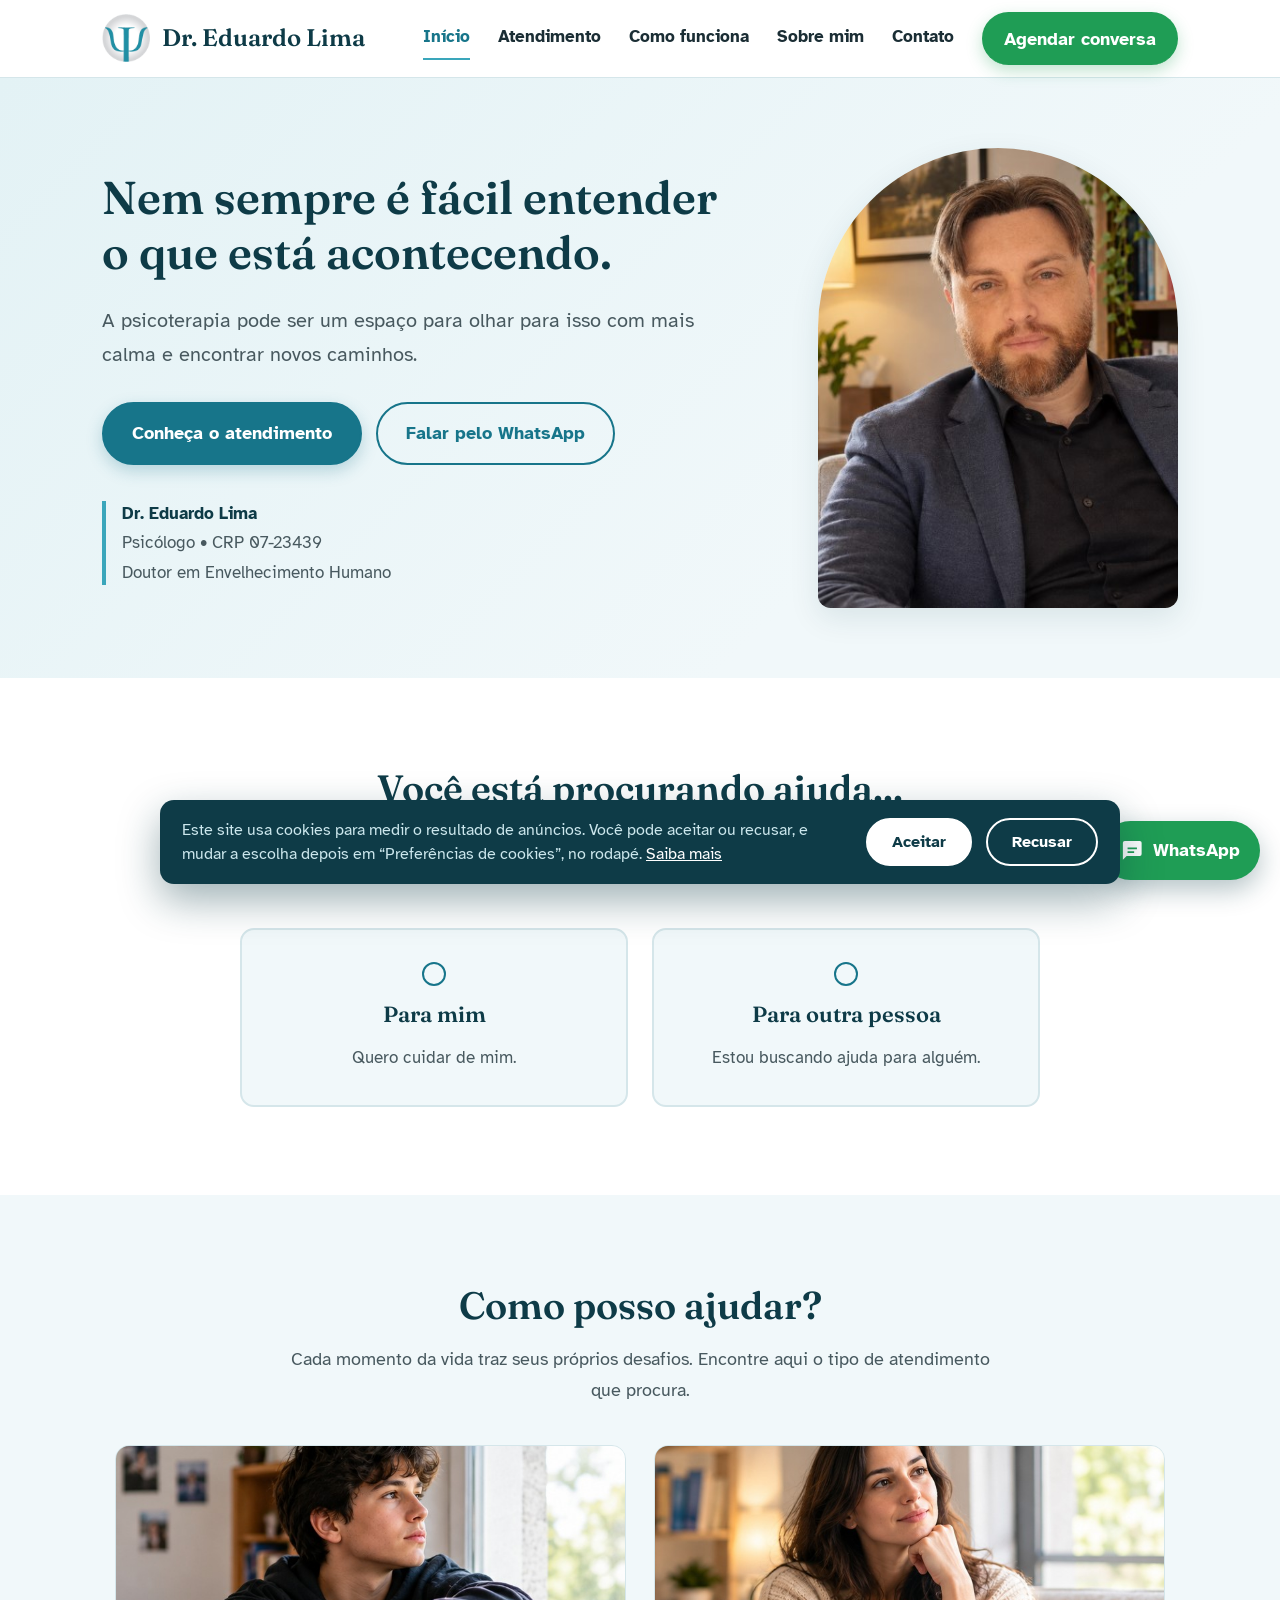
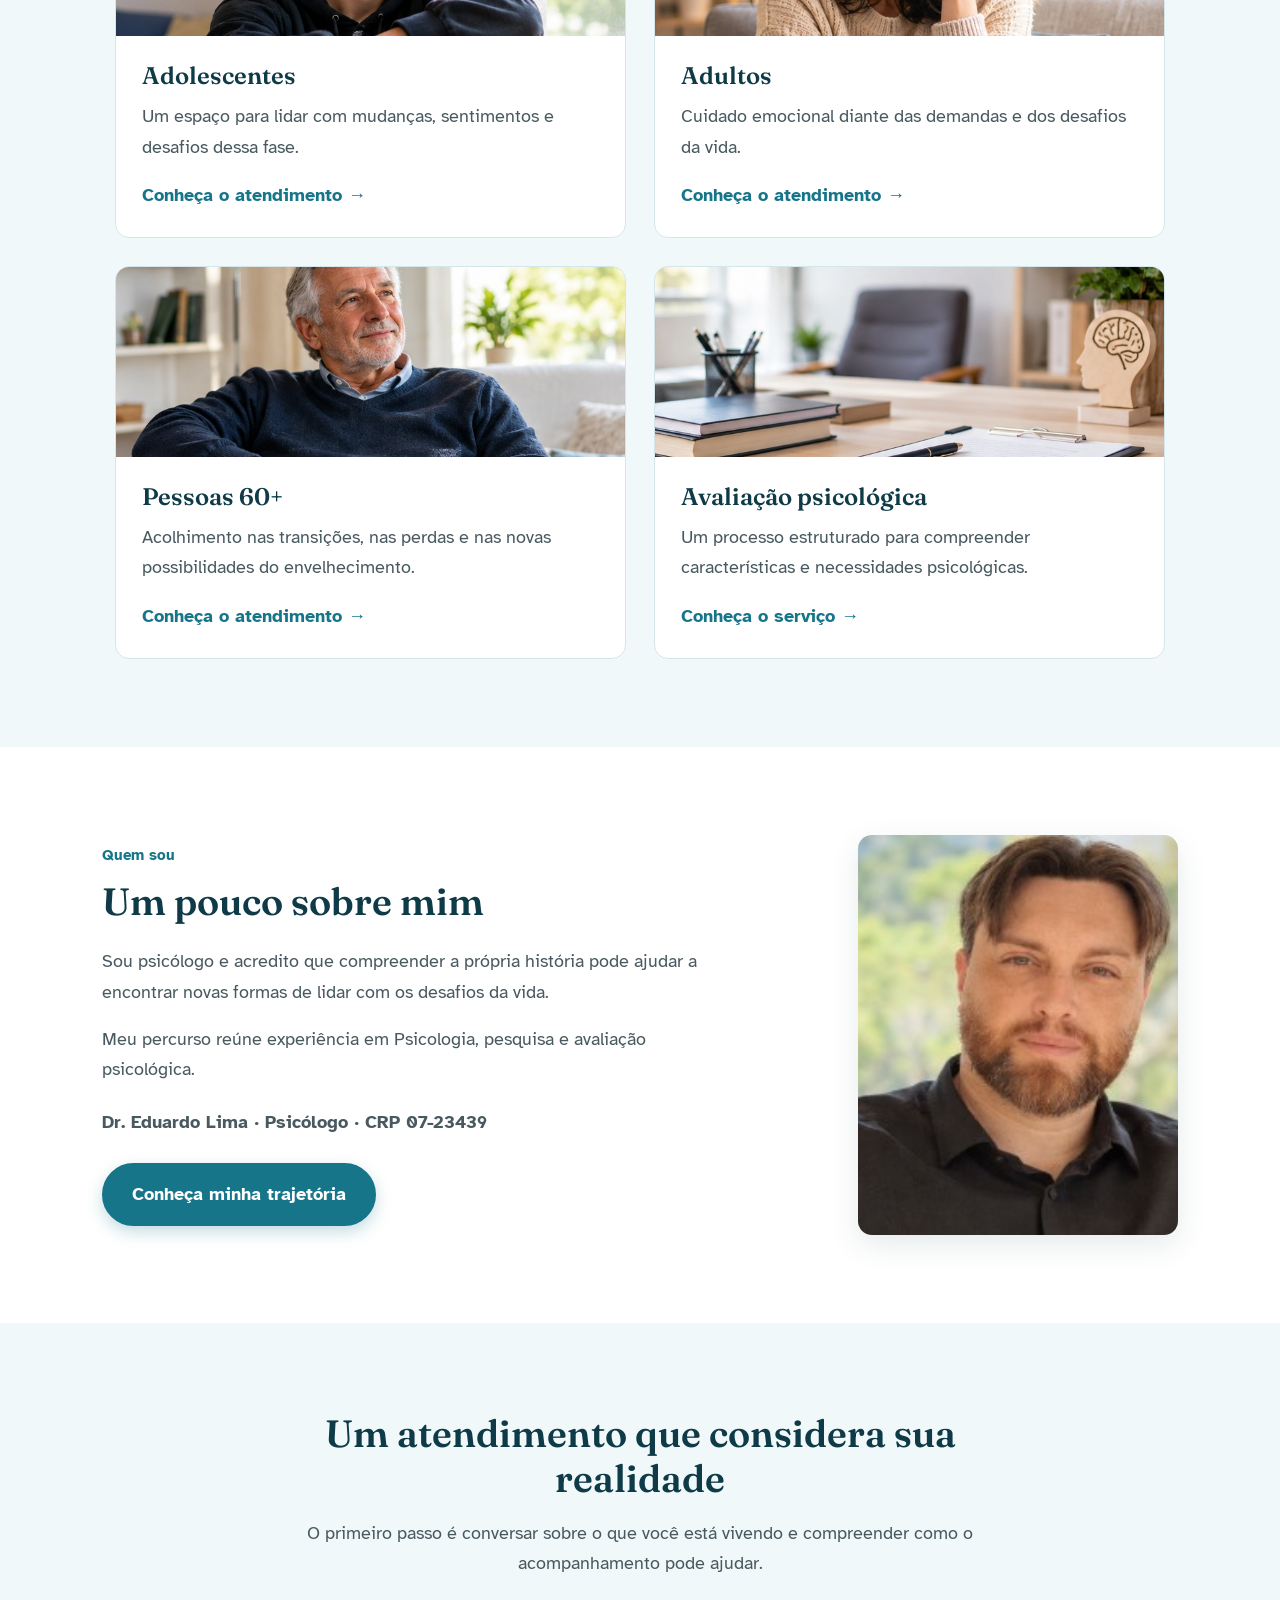
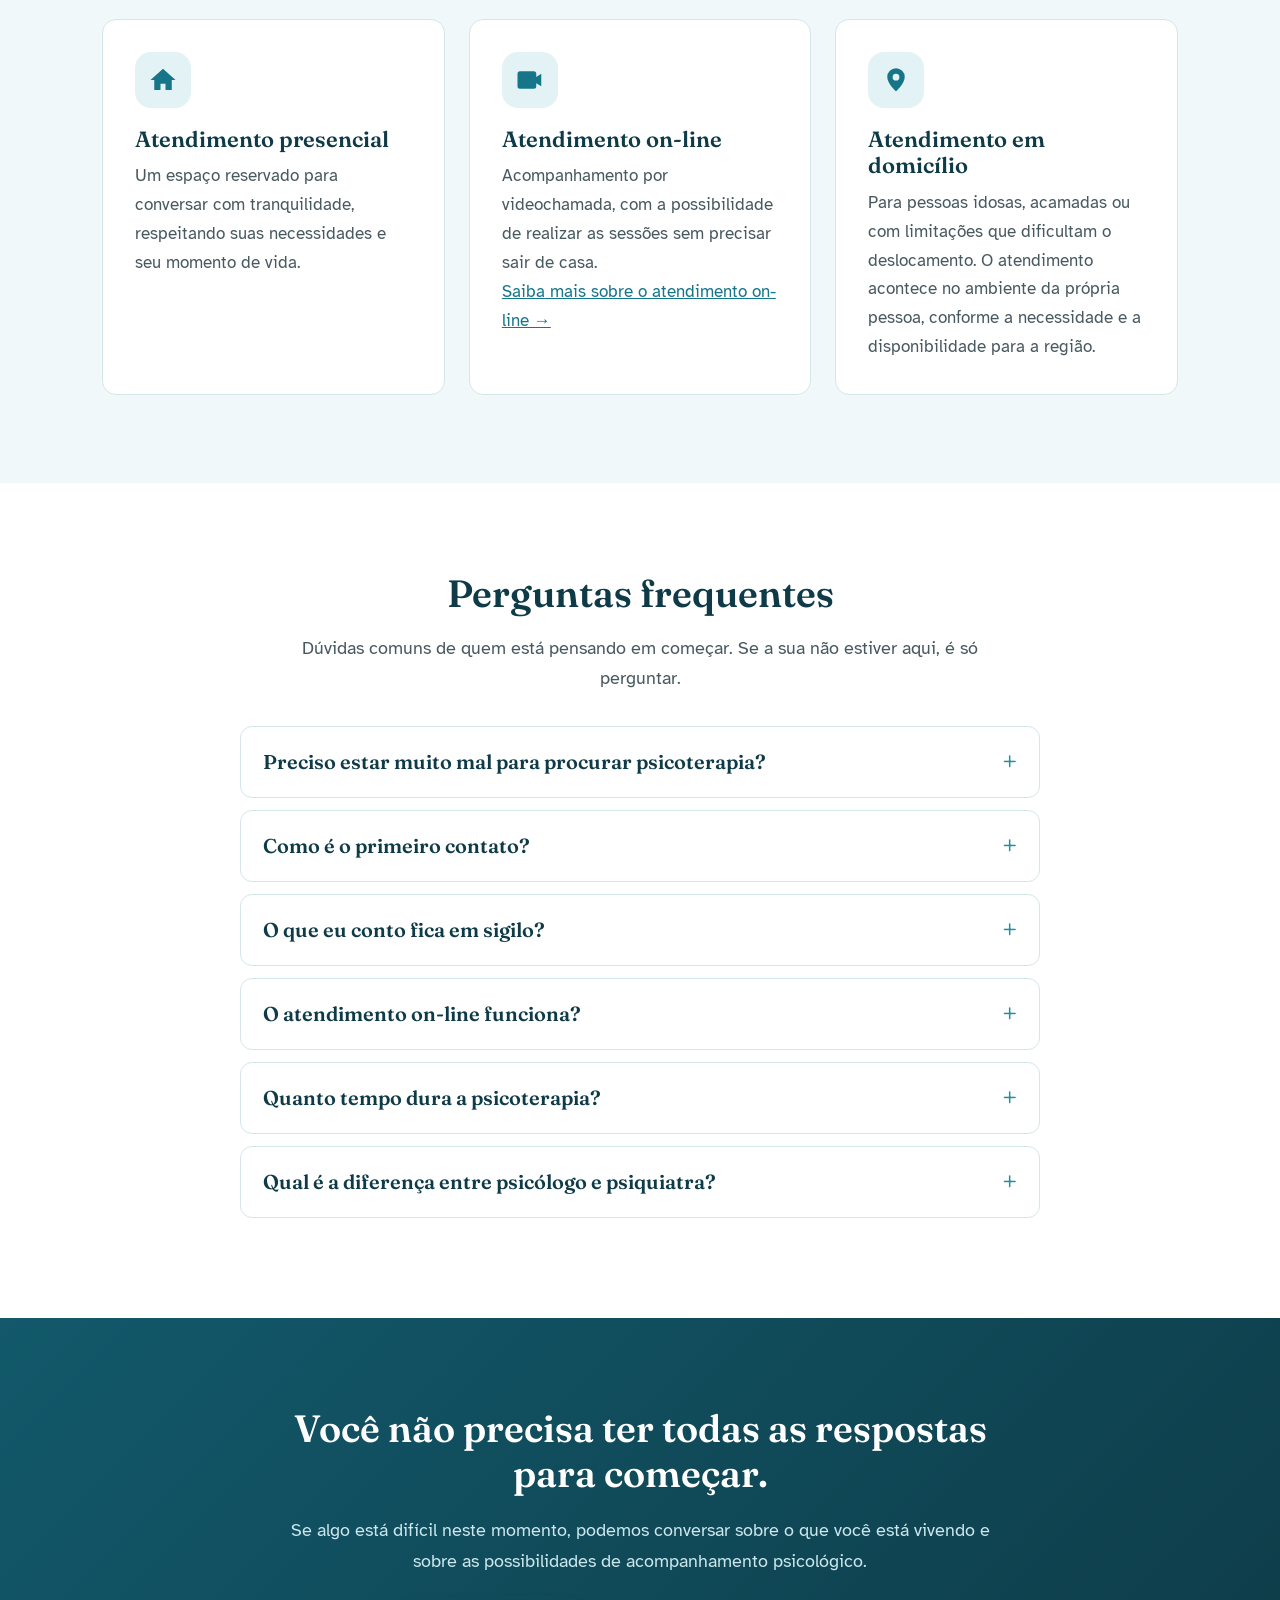
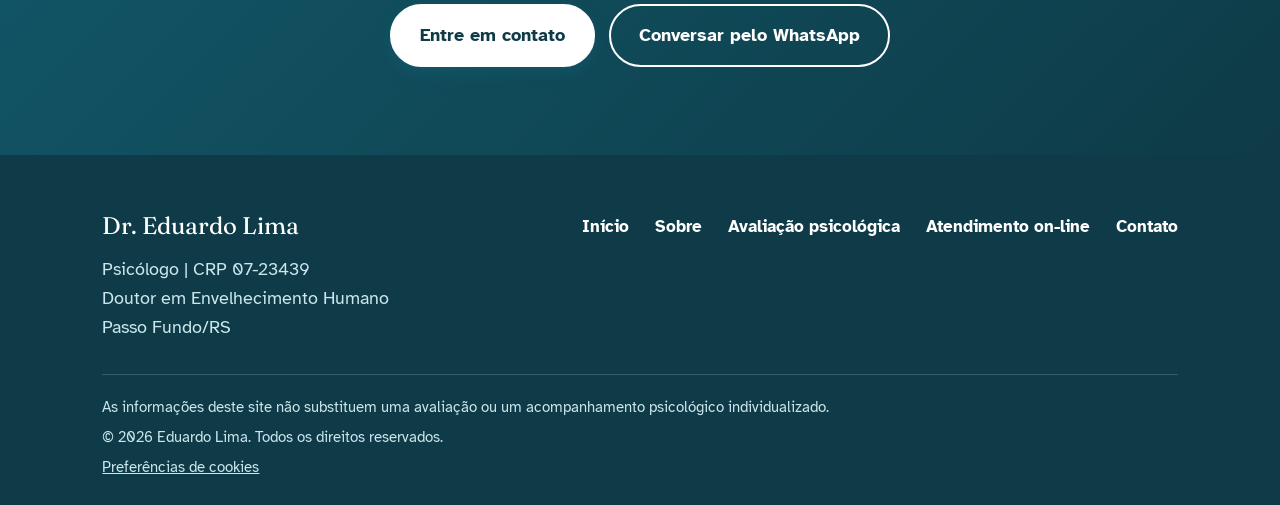
<file: index.html>
<!DOCTYPE html>
<html lang="pt-BR">
<head>
    <meta charset="UTF-8">
    <meta name="viewport" content="width=device-width, initial-scale=1.0">

    <title>Psicólogo em Passo Fundo/RS | Dr. Eduardo Lima</title>
    <meta name="description" content="Psicólogo em Passo Fundo/RS. Atendimento a adolescentes, adultos e pessoas 60+, presencial, on-line e em domicílio.">
    <meta name="theme-color" content="#17758a">
    <link rel="canonical" href="https://psicologoeduardolima.com.br/">
    <meta property="og:type" content="website">
    <meta property="og:locale" content="pt_BR">
    <meta property="og:site_name" content="Dr. Eduardo Lima | Psicólogo">
    <meta property="og:title" content="Psicólogo em Passo Fundo/RS | Dr. Eduardo Lima">
    <meta property="og:description" content="Psicólogo em Passo Fundo/RS. Atendimento a adolescentes, adultos e pessoas 60+, presencial, on-line e em domicílio.">
    <meta property="og:url" content="https://psicologoeduardolima.com.br/">
    <meta property="og:image" content="https://psicologoeduardolima.com.br/img/compartilhar.png">
    <meta property="og:image:width" content="1200">
    <meta property="og:image:height" content="630">
    <meta property="og:image:alt" content="Dr. Eduardo Lima, psicólogo em Passo Fundo/RS">
    <meta name="twitter:card" content="summary_large_image">
    <link rel="icon" type="image/png" href="img/simbolo.png">

    <link rel="preconnect" href="https://fonts.googleapis.com">
    <link rel="preconnect" href="https://fonts.gstatic.com" crossorigin>
    <link href="https://fonts.googleapis.com/css2?family=Atkinson+Hyperlegible:wght@400;700&family=Fraunces:wght@500;600&display=swap" rel="stylesheet">
    <link rel="stylesheet" href="css/style.css">
</head>

<body>
    <a href="#principal" class="pular-conteudo">Pular para o conteúdo</a>

    <header>
        <a href="index.html" class="marca"><img src="img/simbolo.png" alt="" class="marca-simbolo" width="48" height="48">Dr. Eduardo Lima</a>

        <nav aria-label="Navegação principal">
            <a href="index.html" aria-current="page">Início</a>
            <a href="#atendimento">Atendimento</a>
            <a href="#como-funciona">Como funciona</a>
            <a href="#sobre">Sobre mim</a>
            <a href="pages/contato.html">Contato</a>
            <a href="#" class="botao botao--zap" data-whatsapp>Agendar conversa</a>
        </nav>
    </header>

    <main id="principal">

        <section class="hero">
            <div class="hero-text">
                <h1>Nem sempre é fácil entender o que está acontecendo.</h1>

                <p>
                    A psicoterapia pode ser um espaço para olhar para isso
                    com mais calma e encontrar novos caminhos.
                </p>

                <div class="botoes">
                    <a href="#atendimento" class="botao">Conheça o atendimento</a>
                    <a href="#" class="botao botao--secundario" data-whatsapp>Falar pelo WhatsApp</a>
                </div>

                <div class="credenciais">
                    <strong>Dr. Eduardo Lima</strong>
                    <span>Psicólogo • CRP 07-23439</span>
                    <span>Doutor em Envelhecimento Humano</span>
                </div>
            </div>

            <div class="hero-image">
                <img src="img/eduardo3.jpg" alt="Eduardo Lima, psicólogo" width="360" height="460">
            </div>
        </section>

        <section class="escolha-publico" data-revelar>
            <div class="escolha-texto">
                <h2>Você está procurando ajuda...</h2>
                <p>
                    Cada pessoa chega à psicoterapia por um caminho diferente.
                    Vou ajudar você a encontrar o atendimento adequado.
                </p>
            </div>

            <div class="opcoes-publico">
                <button class="cartao-publico" id="para-mim" type="button" aria-pressed="false">
                    <span class="icone-publico">○</span>
                    <span class="titulo-cartao">Para mim</span>
                    <span class="descricao-cartao">Quero cuidar de mim.</span>
                </button>

                <button class="cartao-publico" id="para-outra-pessoa" type="button" aria-pressed="false">
                    <span class="icone-publico">○</span>
                    <span class="titulo-cartao">Para outra pessoa</span>
                    <span class="descricao-cartao">Estou buscando ajuda para alguém.</span>
                </button>
            </div>

            <div id="mensagem-publico" class="mensagem-publico" hidden aria-live="polite">
                <h3 id="titulo-publico"></h3>
                <p id="texto-publico"></p>
                <div class="botoes">
                    <a href="#atendimento" class="botao">Conhecer o atendimento</a>
                </div>
            </div>
        </section>

        <section class="servicos" id="atendimento">
            <div class="servicos-intro" data-revelar>
                <h2>Como posso ajudar?</h2>
                <p>
                    Cada momento da vida traz seus próprios desafios.
                    Encontre aqui o tipo de atendimento que procura.
                </p>
            </div>

            <div class="grade-servicos" data-revelar>
                <a href="pages/adolescentes.html" class="cartao-servico">
                    <div class="imagem-servico imagem-adolescentes"></div>
                    <div class="conteudo-servico">
                        <h3>Adolescentes</h3>
                        <p>Um espaço para lidar com mudanças, sentimentos e desafios dessa fase.</p>
                        <span>Conheça o atendimento →</span>
                    </div>
                </a>

                <a href="pages/adultos.html" class="cartao-servico">
                    <div class="imagem-servico imagem-adultos"></div>
                    <div class="conteudo-servico">
                        <h3>Adultos</h3>
                        <p>Cuidado emocional diante das demandas e dos desafios da vida.</p>
                        <span>Conheça o atendimento →</span>
                    </div>
                </a>

                <a href="pages/60mais.html" class="cartao-servico">
                    <div class="imagem-servico imagem-60mais"></div>
                    <div class="conteudo-servico">
                        <h3>Pessoas 60+</h3>
                        <p>Acolhimento nas transições, nas perdas e nas novas possibilidades do envelhecimento.</p>
                        <span>Conheça o atendimento →</span>
                    </div>
                </a>

                <a href="pages/avaliacao.html" class="cartao-servico">
                    <div class="imagem-servico imagem-avaliacao"></div>
                    <div class="conteudo-servico">
                        <h3>Avaliação psicológica</h3>
                        <p>Um processo estruturado para compreender características e necessidades psicológicas.</p>
                        <span>Conheça o serviço →</span>
                    </div>
                </a>
            </div>
        </section>

        <section class="sobre-resumo" id="sobre" data-revelar>
            <div class="sobre-conteudo">
                <p class="sobre-etiqueta">Quem sou</p>
                <h2>Um pouco sobre mim</h2>

                <p>
                    Sou psicólogo e acredito que compreender a própria
                    história pode ajudar a encontrar novas formas de
                    lidar com os desafios da vida.
                </p>
                <p>
                    Meu percurso reúne experiência em Psicologia,
                    pesquisa e avaliação psicológica.
                </p>
                <p class="sobre-credencial">Dr. Eduardo Lima · Psicólogo · CRP 07-23439</p>

                <a href="pages/sobre.html" class="botao botao-sobre">Conheça minha trajetória</a>
            </div>

            <div class="sobre-foto">
                <img src="img/eduardo4.jpg" alt="Eduardo Lima, psicólogo" width="320" height="400" loading="lazy">
            </div>
        </section>

        <section class="modalidades" id="como-funciona">
            <div class="modalidades-intro" data-revelar>
                <h2>Um atendimento que considera sua realidade</h2>
                <p>
                    O primeiro passo é conversar sobre o que você está
                    vivendo e compreender como o acompanhamento pode ajudar.
                </p>
            </div>

            <div class="grade-modalidades" data-revelar>
                <article class="cartao-modalidade">
                    <div class="icone-modalidade">
                        <svg class="icone" viewBox="0 0 24 24" aria-hidden="true"><path d="M12 3 2 12h3v8h5v-5h4v5h5v-8h3z"/></svg>
                    </div>
                    <h3>Atendimento presencial</h3>
                    <p>Um espaço reservado para conversar com tranquilidade, respeitando suas necessidades e seu momento de vida.</p>
                </article>

                <article class="cartao-modalidade">
                    <div class="icone-modalidade">
                        <svg class="icone" viewBox="0 0 24 24" aria-hidden="true"><path d="M4 5h11a2 2 0 0 1 2 2v2.5l4-2.5v10l-4-2.5V17a2 2 0 0 1-2 2H4a2 2 0 0 1-2-2V7a2 2 0 0 1 2-2z"/></svg>
                    </div>
                    <h3>Atendimento on-line</h3>
                    <p>Acompanhamento por videochamada, com a possibilidade de realizar as sessões sem precisar sair de casa.</p>
                    <p><a href="pages/online.html">Saiba mais sobre o atendimento on-line →</a></p>
                </article>

                <article class="cartao-modalidade">
                    <div class="icone-modalidade">
                        <svg class="icone" viewBox="0 0 24 24" aria-hidden="true"><path d="M12 21s-7-6.2-7-11.5A7 7 0 0 1 19 9.500C19 14.800 12 21 12 21zm0-14a2.700 2.700 0 1 0 0 5.400A2.700 2.700 0 0 0 12 7z"/></svg>
                    </div>
                    <h3>Atendimento em domicílio</h3>
                    <p>Para pessoas idosas, acamadas ou com limitações que dificultam o deslocamento. O atendimento acontece no ambiente da própria pessoa, conforme a necessidade e a disponibilidade para a região.</p>
                </article>
            </div>
        </section>

        <section class="escolha-publico" id="perguntas" data-revelar>
            <div class="escolha-texto">
                <h2>Perguntas frequentes</h2>
                <p>Dúvidas comuns de quem está pensando em começar. Se a sua não estiver aqui, é só perguntar.</p>
            </div>

            <div class="faq">
                <details>
                    <summary>Preciso estar muito mal para procurar psicoterapia?</summary>
                    <p>Não. Muitas pessoas procuram um espaço para conversar, entender melhor o que sentem ou atravessar uma mudança, mesmo sem estar em crise. Você não precisa de um diagnóstico nem saber explicar o que está acontecendo para começar a conversar.</p>
                </details>
                <details>
                    <summary>Como é o primeiro contato?</summary>
                    <p>O primeiro contato serve para orientações gerais e para esclarecer dúvidas sobre o atendimento. É o momento de perguntar, entender como funciona e ver se faz sentido seguir. Respondo em até 1 dia útil.</p>
                </details>
                <details>
                    <summary>O que eu conto fica em sigilo?</summary>
                    <p>O sigilo é um dever do psicólogo, previsto no Código de Ética Profissional. As situações em que ele pode ser limitado são excepcionais e previstas em lei e no código, e esses cuidados podem ser esclarecidos antes de você começar.</p>
                </details>
                <details>
                    <summary>O atendimento on-line funciona?</summary>
                    <p>O atendimento psicológico on-line é uma modalidade reconhecida e regulamentada pelo Conselho Federal de Psicologia. Para muitas pessoas, ele facilita a rotina. Conversamos antes para ver se faz sentido para a sua situação.</p>
                </details>
                <details>
                    <summary>Quanto tempo dura a psicoterapia?</summary>
                    <p>Não há um prazo único. A duração depende do que você busca e do seu ritmo, e é conversada ao longo do processo.</p>
                </details>
                <details>
                    <summary>Qual é a diferença entre psicólogo e psiquiatra?</summary>
                    <p>O psicólogo trabalha com a escuta e o acompanhamento psicológico e não prescreve medicamentos. O psiquiatra é médico e pode prescrevê-los. Em alguns casos, o cuidado em conjunto com outros profissionais de saúde é importante, e isso é conversado com você.</p>
                </details>
            </div>
        </section>

        <section class="convite-contato" id="contato" data-revelar>
            <div class="conteudo-convite">
                <h2>Você não precisa ter todas as respostas para começar.</h2>
                <p>
                    Se algo está difícil neste momento, podemos conversar
                    sobre o que você está vivendo e sobre as possibilidades
                    de acompanhamento psicológico.
                </p>
                <div class="botoes">
                    <a href="pages/contato.html" class="botao-contato">Entre em contato</a>
                    <a href="#" class="botao botao--secundario" data-whatsapp>Conversar pelo WhatsApp</a>
                </div>
            </div>
        </section>

    </main>

    <footer class="rodape">
        <div class="conteudo-rodape">
            <div class="identificacao-rodape">
                <p class="nome-rodape">Dr. Eduardo Lima</p>
                <p>Psicólogo | CRP 07-23439</p>
                <p>Doutor em Envelhecimento Humano</p>
                <p>Passo Fundo/RS</p>
            </div>

            <nav class="links-rodape" aria-label="Navegação do rodapé">
                <a href="index.html">Início</a>
                <a href="pages/sobre.html">Sobre</a>
                <a href="pages/avaliacao.html">Avaliação psicológica</a>
                <a href="pages/online.html">Atendimento on-line</a>
                <a href="pages/contato.html">Contato</a>
            </nav>
        </div>

        <div class="direitos-rodape">
            <p>As informações deste site não substituem uma avaliação ou um acompanhamento psicológico individualizado.</p>
            <p>&copy; 2026 Eduardo Lima. Todos os direitos reservados.</p>
        </div>
    </footer>

<script src="js/script.js"></script>
</body>
</html>
</file>
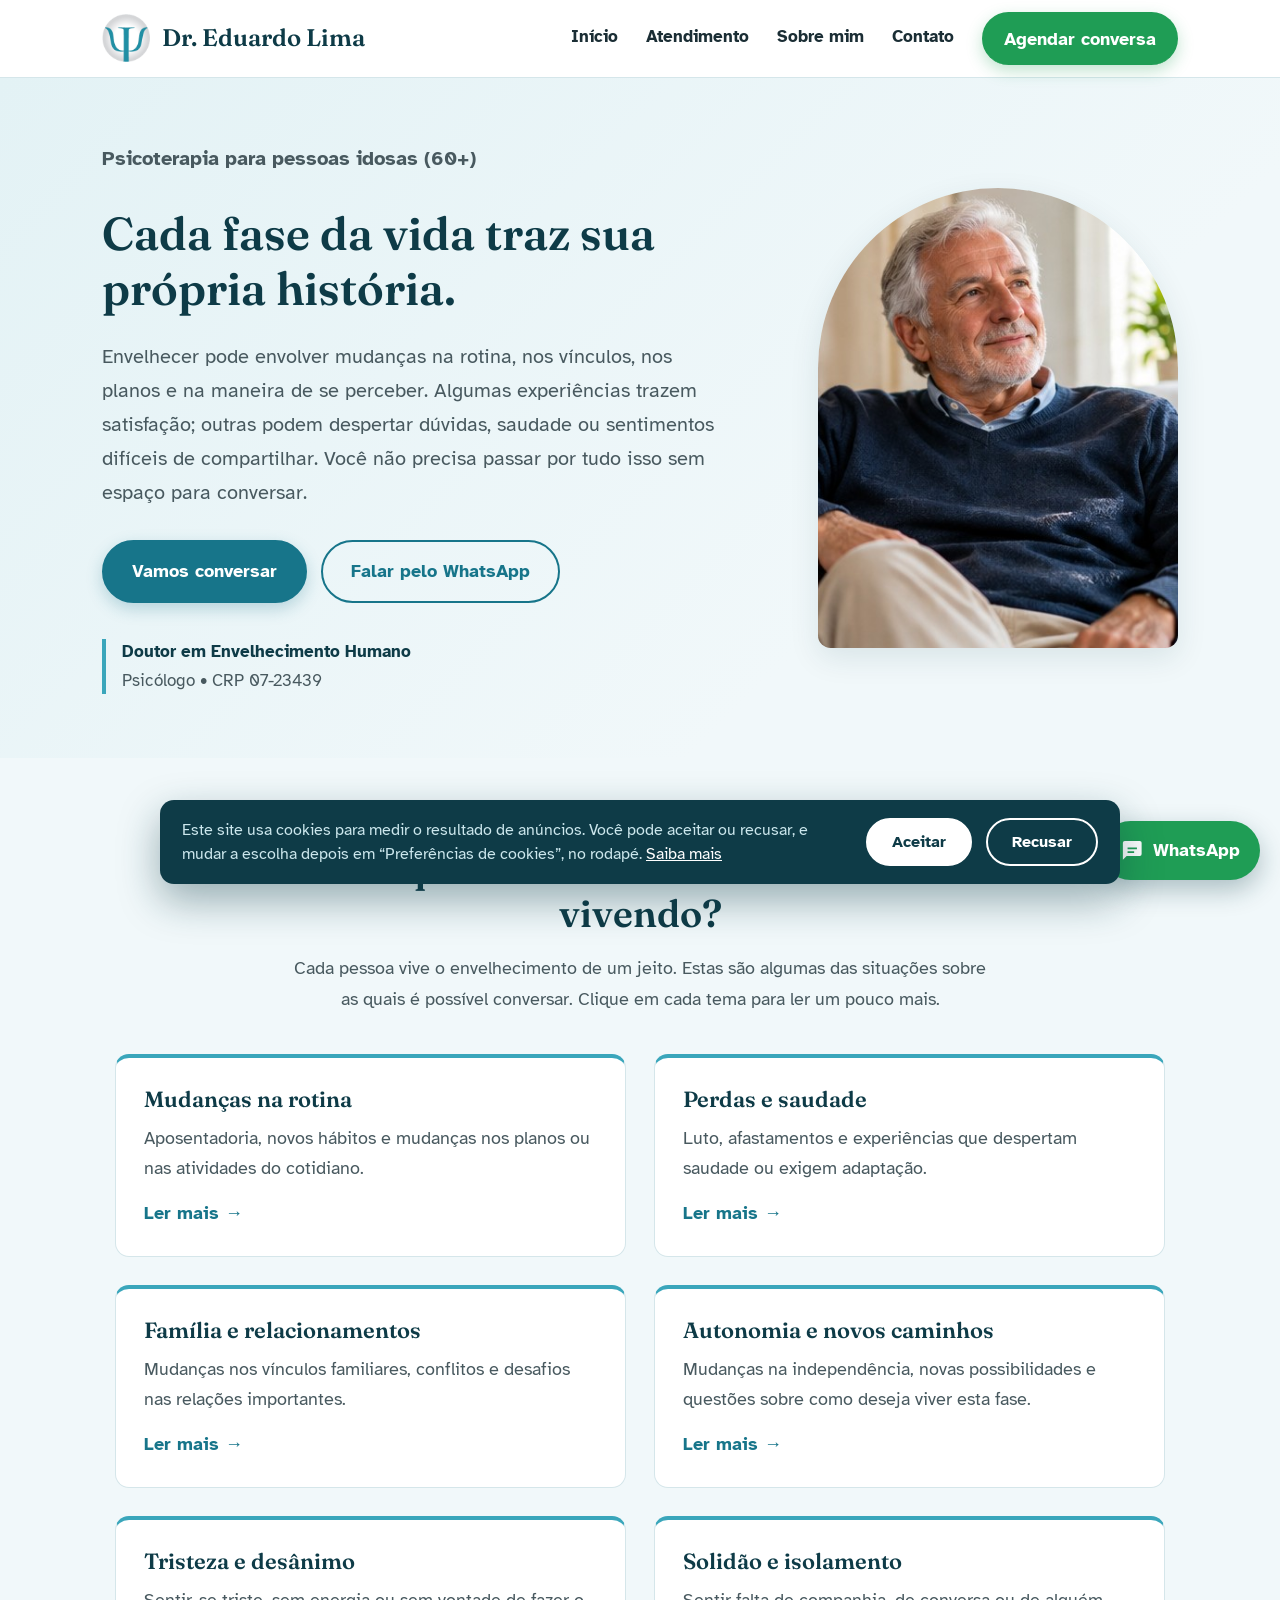
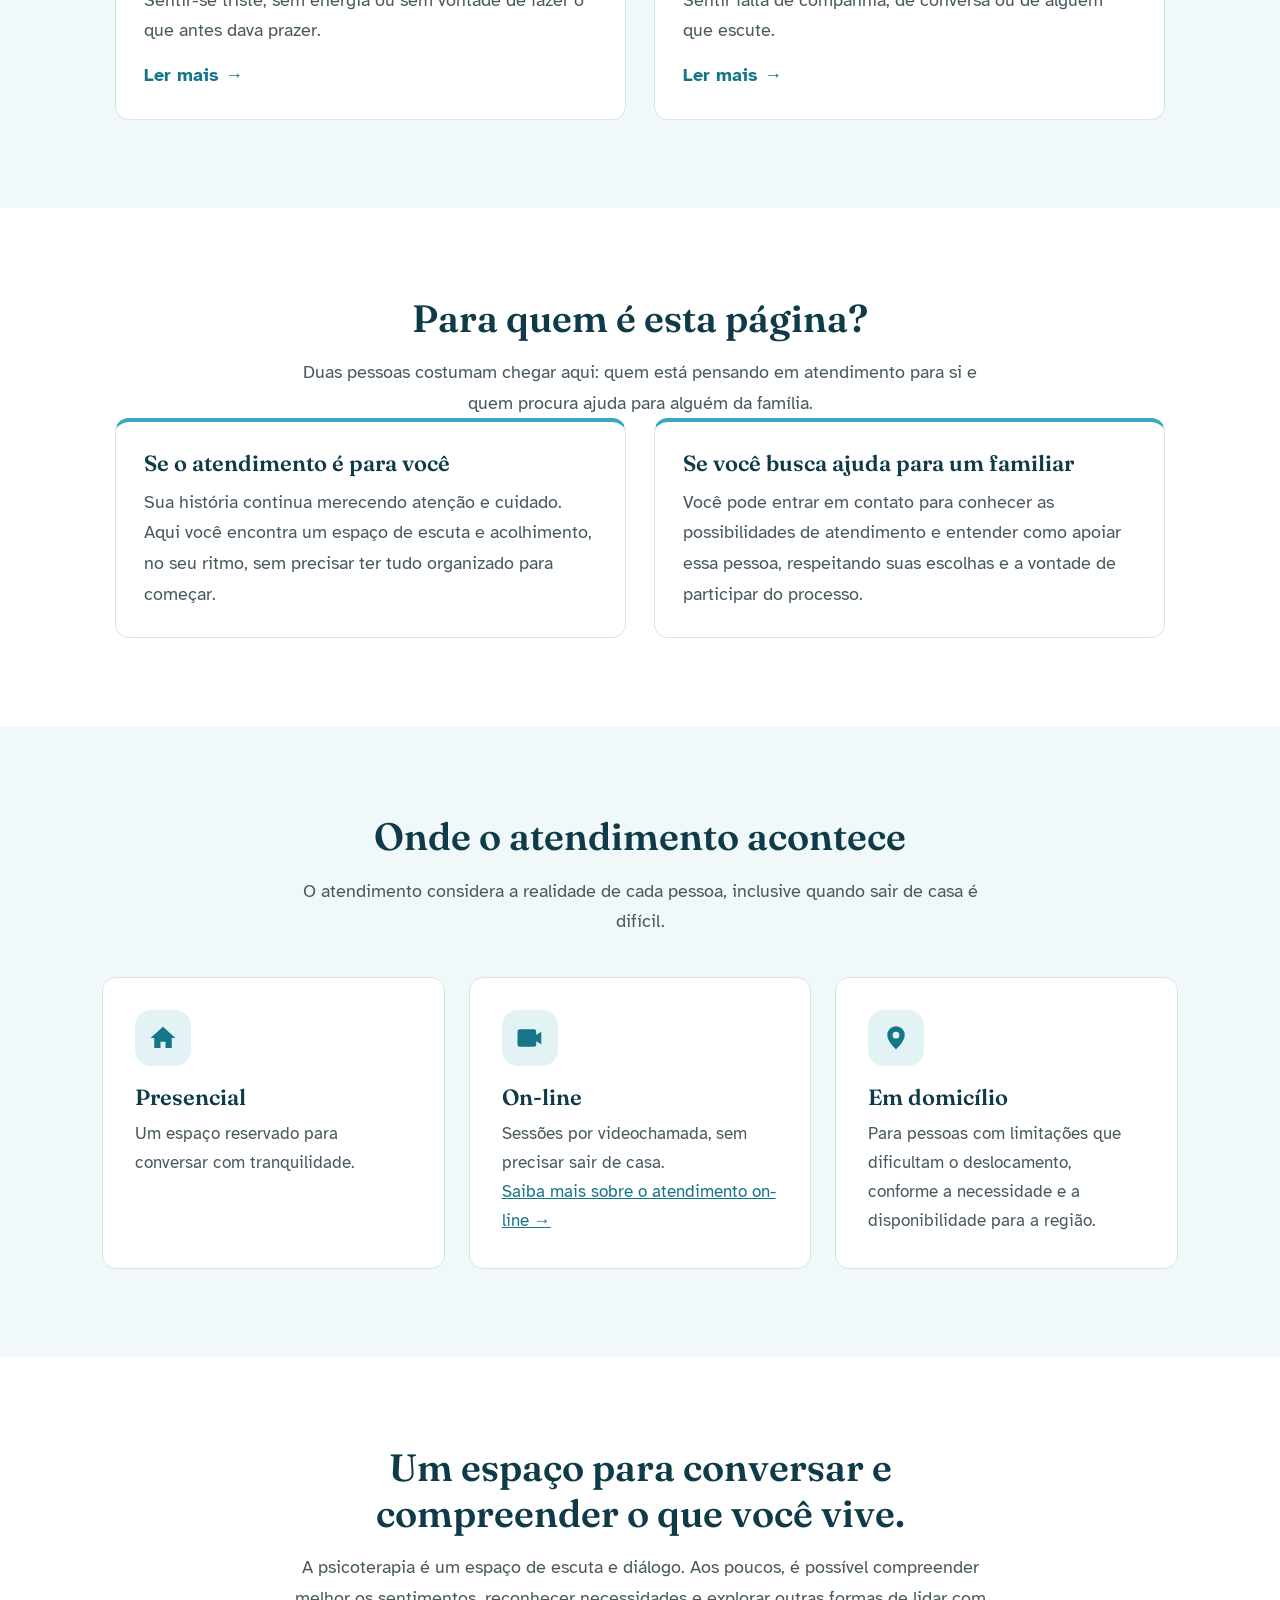
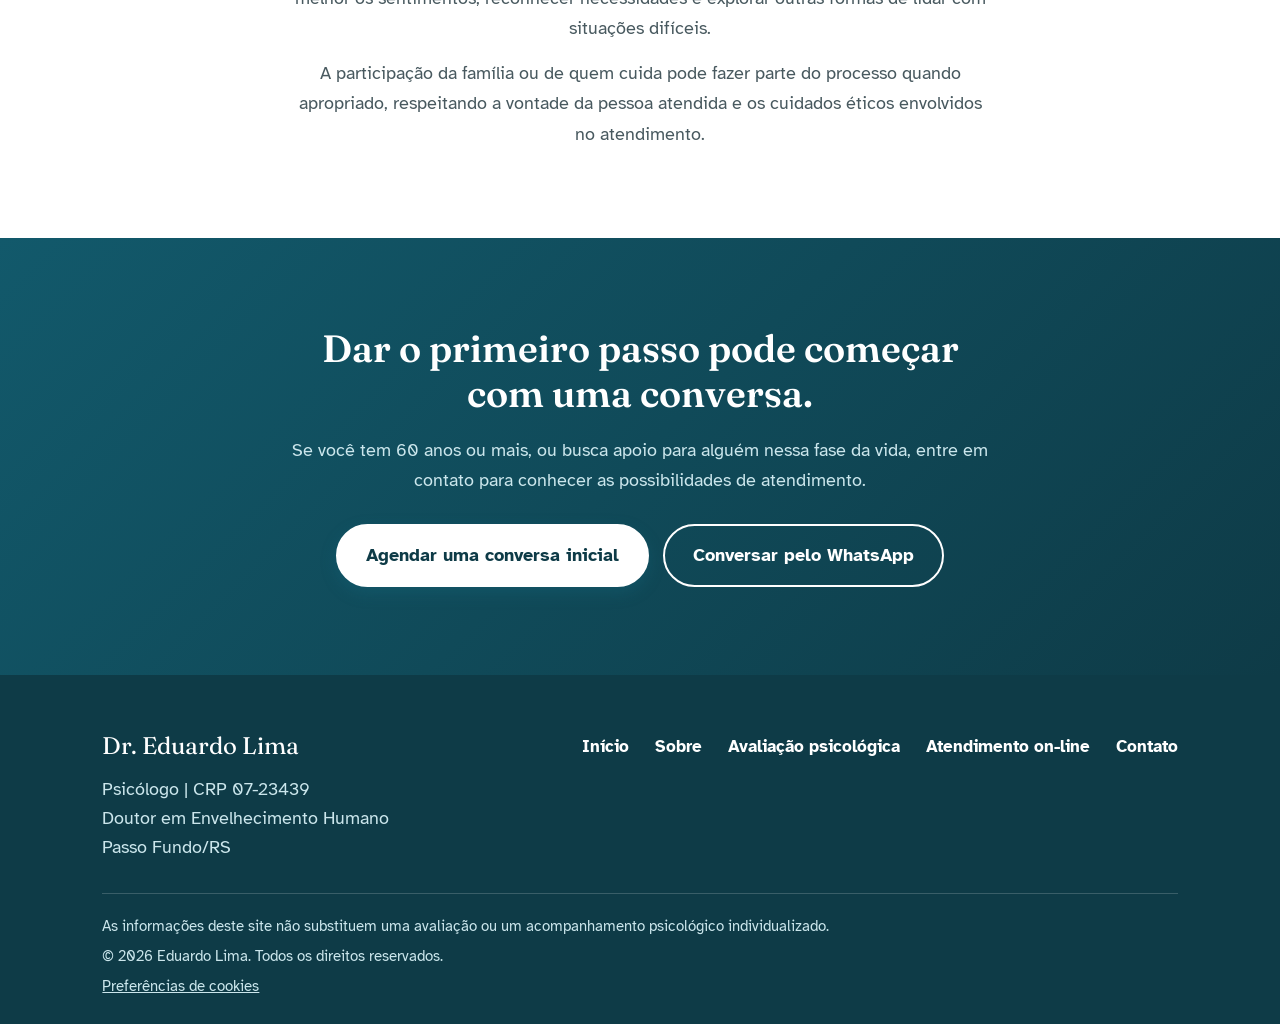
<file: pages/60mais.html>
<!DOCTYPE html>
<html lang="pt-BR">
<head>
    <meta charset="UTF-8">
    <meta name="viewport" content="width=device-width, initial-scale=1.0">

    <title>Psicoterapia para Idosos em Passo Fundo/RS | Eduardo Lima</title>
    <meta name="description" content="Atendimento psicológico para pessoas idosas, com 60 anos ou mais. Um espaço para conversar sobre mudanças, perdas, relações familiares e novos momentos da vida.">
    <meta name="theme-color" content="#17758a">
    <link rel="canonical" href="https://psicologoeduardolima.com.br/pages/60mais.html">
    <meta property="og:type" content="website">
    <meta property="og:locale" content="pt_BR">
    <meta property="og:site_name" content="Dr. Eduardo Lima | Psicólogo">
    <meta property="og:title" content="Psicoterapia para Idosos em Passo Fundo/RS | Eduardo Lima">
    <meta property="og:description" content="Atendimento psicológico para pessoas idosas, com 60 anos ou mais. Um espaço para conversar sobre mudanças, perdas, relações familiares e novos momentos da vida. Atendimento em Passo Fundo/RS e on-line.">
    <meta property="og:url" content="https://psicologoeduardolima.com.br/pages/60mais.html">
    <meta property="og:image" content="https://psicologoeduardolima.com.br/img/compartilhar.png">
    <meta property="og:image:width" content="1200">
    <meta property="og:image:height" content="630">
    <meta property="og:image:alt" content="Dr. Eduardo Lima, psicólogo em Passo Fundo/RS">
    <meta name="twitter:card" content="summary_large_image">
    <link rel="icon" type="image/png" href="../img/simbolo.png">

    <link rel="preconnect" href="https://fonts.googleapis.com">
    <link rel="preconnect" href="https://fonts.gstatic.com" crossorigin>
    <link href="https://fonts.googleapis.com/css2?family=Atkinson+Hyperlegible:wght@400;700&family=Fraunces:wght@500;600&display=swap" rel="stylesheet">
    <link rel="stylesheet" href="../css/style.css">
</head>

<body>
    <a href="#principal" class="pular-conteudo">Pular para o conteúdo</a>

    <header>
        <a href="../index.html" class="marca"><img src="../img/simbolo.png" alt="" class="marca-simbolo" width="48" height="48">Dr. Eduardo Lima</a>
        <nav aria-label="Navegação principal">
            <a href="../index.html">Início</a>
            <a href="../index.html#atendimento">Atendimento</a>
            <a href="sobre.html">Sobre mim</a>
            <a href="contato.html">Contato</a>
            <a href="#" class="botao botao--zap" data-whatsapp>Agendar conversa</a>
        </nav>
    </header>

    <main id="principal">

        <section class="hero">
            <div class="hero-text">
                <p class="sobre-etiqueta">Psicoterapia para pessoas idosas (60+)</p>
                <h1>Cada fase da vida traz sua própria história.</h1>
                <p>
                    Envelhecer pode envolver mudanças na rotina, nos vínculos,
                    nos planos e na maneira de se perceber. Algumas experiências
                    trazem satisfação; outras podem despertar dúvidas, saudade
                    ou sentimentos difíceis de compartilhar. Você não precisa
                    passar por tudo isso sem espaço para conversar.
                </p>
                <div class="botoes">
                    <a href="contato.html" class="botao">Vamos conversar</a>
                    <a href="#" class="botao botao--secundario" data-whatsapp>Falar pelo WhatsApp</a>
                </div>

                <div class="credenciais">
                    <strong>Doutor em Envelhecimento Humano</strong>
                    <span>Psicólogo • CRP 07-23439</span>
                </div>
            </div>

            <div class="hero-image">
                <img src="../img/atendimento-60mais.jpg" alt="Pessoa idosa em um momento de tranquilidade" width="360" height="460">
            </div>
        </section>

        <section class="servicos" id="temas-adultos">
            <div class="titulo-secao" data-revelar>
                <h2>O que você ou seu familiar está vivendo?</h2>
                <p>
                    Cada pessoa vive o envelhecimento de um jeito. Estas são
                    algumas das situações sobre as quais é possível conversar. Clique em cada tema para ler um pouco mais.
                </p>
            </div>

            <div class="grade-servicos" data-revelar>
                <article class="cartao-servico cartao-tema">
                    <h3>Mudanças na rotina</h3>
                    <p>Aposentadoria, novos hábitos e mudanças nos planos ou nas atividades do cotidiano.</p>
                    <div class="tema-detalhe" hidden>
                        <p>A aposentadoria, a saída dos filhos de casa ou uma mudança na saúde alteram o ritmo dos dias. Para muita gente, a rotina também trazia papel, convivência e sentido, e a falta dela pode trazer vazio, inquietação ou um alívio misturado com saudade.</p>
                        <p>Na psicoterapia, é possível conversar sobre o que essas mudanças significam para você, o que gostaria de manter e o que pode ser construído de novo, no seu tempo.</p>
                    </div>
                </article>
                <article class="cartao-servico cartao-tema">
                    <h3>Perdas e saudade</h3>
                    <p>Luto, afastamentos e experiências que despertam saudade ou exigem adaptação.</p>
                    <div class="tema-detalhe" hidden>
                        <p>Perder alguém querido, um lugar, a saúde ou uma fase da vida é uma experiência que atravessa qualquer existência, e com o passar dos anos as perdas podem se acumular. A saudade e a tristeza que vêm com elas não são sinal de fraqueza.</p>
                        <p>Cada pessoa vive o luto de um jeito e em um ritmo próprio. A psicoterapia oferece um espaço para falar sobre quem ou o que se foi, sem pressa e sem cobrança para “superar”.</p>
                    </div>
                </article>
                <article class="cartao-servico cartao-tema">
                    <h3>Família e relacionamentos</h3>
                    <p>Mudanças nos vínculos familiares, conflitos e desafios nas relações importantes.</p>
                    <div class="tema-detalhe" hidden>
                        <p>Com o tempo, os papéis na família mudam: filhos e netos crescem, os cuidados se invertem, e nem sempre é fácil entender o próprio lugar nessas relações. Conflitos antigos podem voltar, e novas dúvidas aparecem.</p>
                        <p>Conversar com um psicólogo pode ajudar a olhar para esses vínculos com mais calma, a dizer o que sente com mais clareza e a pensar em formas de se aproximar ou de se proteger. Familiares também podem procurar orientação.</p>
                    </div>
                </article>
                <article class="cartao-servico cartao-tema">
                    <h3>Autonomia e novos caminhos</h3>
                    <p>Mudanças na independência, novas possibilidades e questões sobre como deseja viver esta fase.</p>
                    <div class="tema-detalhe" hidden>
                        <p>Decidir sobre a própria vida, a saúde, o dinheiro e o lugar onde morar faz parte de quem somos. Quando a independência muda, por limitações do corpo ou pela preocupação dos outros, podem surgir frustração, medo ou a sensação de não ser ouvido.</p>
                        <p>A psicoterapia é um espaço para refletir sobre como você quer viver esta fase, o que é importante manter e quais novos caminhos fazem sentido para você.</p>
                    </div>
                </article>
                <article class="cartao-servico cartao-tema">
                    <h3>Tristeza e desânimo</h3>
                    <p>Sentir-se triste, sem energia ou sem vontade de fazer o que antes dava prazer.</p>
                    <div class="tema-detalhe" hidden>
                        <p>Sentir-se triste, sem energia ou sem vontade de fazer o que antes agradava é mais comum do que parece. Não é frescura, e também não é uma consequência inevitável do envelhecimento. Em muitos casos, essas sensações merecem atenção e cuidado.</p>
                        <p>Conversar sobre o que você está sentindo é um primeiro passo para compreender o que está acontecendo. Quando for importante, também é possível buscar o acompanhamento de outros profissionais de saúde, como médicos.</p>
                        <p>Se você estiver com pensamentos de não querer mais viver, procure ajuda agora: ligue para o CVV, no 188 (gratuito, 24 horas), ou para o SAMU, no 192.</p>
                    </div>
                </article>
                <article class="cartao-servico cartao-tema">
                    <h3>Solidão e isolamento</h3>
                    <p>Sentir falta de companhia, de conversa ou de alguém que escute.</p>
                    <div class="tema-detalhe" hidden>
                        <p>Estar sozinho e sentir-se só nem sempre é a mesma coisa. É possível viver cercado de pessoas e, ainda assim, sentir falta de ser ouvido, ou passar muitos dias sem conversar de verdade com alguém.</p>
                        <p>Quando a solidão pesa, falar sobre ela já é uma forma de cuidado. Na psicoterapia, você encontra um espaço regular de escuta e pode pensar em maneiras de ampliar o contato com outras pessoas, no ritmo que for possível para você.</p>
                    </div>
                </article>
            </div>
        </section>

        <section class="escolha-publico">
            <div class="escolha-texto" data-revelar>
                <h2>Para quem é esta página?</h2>
                <p>Duas pessoas costumam chegar aqui: quem está pensando em atendimento para si e quem procura ajuda para alguém da família.</p>
            </div>

            <div class="grade-servicos" data-revelar style="text-align:left">
                <article class="cartao-servico">
                    <h3>Se o atendimento é para você</h3>
                    <p>
                        Sua história continua merecendo atenção e cuidado. Aqui você
                        encontra um espaço de escuta e acolhimento, no seu ritmo,
                        sem precisar ter tudo organizado para começar.
                    </p>
                </article>
                <article class="cartao-servico">
                    <h3>Se você busca ajuda para um familiar</h3>
                    <p>
                        Você pode entrar em contato para conhecer as possibilidades
                        de atendimento e entender como apoiar essa pessoa,
                        respeitando suas escolhas e a vontade de participar do processo.
                    </p>
                </article>
            </div>
        </section>

        <section class="modalidades" id="como-funciona">
            <div class="modalidades-intro" data-revelar>
                <h2>Onde o atendimento acontece</h2>
                <p>
                    O atendimento considera a realidade de cada pessoa, inclusive
                    quando sair de casa é difícil.
                </p>
            </div>

            <div class="grade-modalidades" data-revelar>
                <article class="cartao-modalidade">
                    <div class="icone-modalidade">
                        <svg class="icone" viewBox="0 0 24 24" aria-hidden="true"><path d="M12 3 2 12h3v8h5v-5h4v5h5v-8h3z"/></svg>
                    </div>
                    <h3>Presencial</h3>
                    <p>Um espaço reservado para conversar com tranquilidade.</p>
                </article>
                <article class="cartao-modalidade">
                    <div class="icone-modalidade">
                        <svg class="icone" viewBox="0 0 24 24" aria-hidden="true"><path d="M4 5h11a2 2 0 0 1 2 2v2.5l4-2.5v10l-4-2.5V17a2 2 0 0 1-2 2H4a2 2 0 0 1-2-2V7a2 2 0 0 1 2-2z"/></svg>
                    </div>
                    <h3>On-line</h3>
                    <p>Sessões por videochamada, sem precisar sair de casa.</p>
                    <p><a href="online.html">Saiba mais sobre o atendimento on-line →</a></p>
                </article>
                <article class="cartao-modalidade">
                    <div class="icone-modalidade">
                        <svg class="icone" viewBox="0 0 24 24" aria-hidden="true"><path d="M12 21s-7-6.2-7-11.5A7 7 0 0 1 19 9.5C19 14.8 12 21 12 21zm0-14a2.700 2.700 0 1 0 0 5.400A2.700 2.700 0 0 0 12 7z"/></svg>
                    </div>
                    <h3>Em domicílio</h3>
                    <p>Para pessoas com limitações que dificultam o deslocamento, conforme a necessidade e a disponibilidade para a região.</p>
                </article>
            </div>
        </section>

        <section class="escolha-publico" data-revelar>
            <div class="escolha-texto">
                <h2>Um espaço para conversar e compreender o que você vive.</h2>
                <p>
                    A psicoterapia é um espaço de escuta e diálogo. Aos poucos,
                    é possível compreender melhor os sentimentos, reconhecer
                    necessidades e explorar outras formas de lidar com situações difíceis.
                </p>
                <p>
                    A participação da família ou de quem cuida pode fazer parte
                    do processo quando apropriado, respeitando a vontade da pessoa
                    atendida e os cuidados éticos envolvidos no atendimento.
                </p>
            </div>
        </section>

        <section class="convite-contato" data-revelar>
            <div class="conteudo-convite">
                <h2>Dar o primeiro passo pode começar com uma conversa.</h2>
                <p>
                    Se você tem 60 anos ou mais, ou busca apoio para alguém
                    nessa fase da vida, entre em contato para conhecer as
                    possibilidades de atendimento.
                </p>
                <div class="botoes">
                    <a href="contato.html?publico=outra-pessoa" class="botao-contato">Agendar uma conversa inicial</a>
                    <a href="#" class="botao botao--secundario" data-whatsapp>Conversar pelo WhatsApp</a>
                </div>
            </div>
        </section>

    </main>

    <footer class="rodape">
        <div class="conteudo-rodape">
            <div class="identificacao-rodape">
                <p class="nome-rodape">Dr. Eduardo Lima</p>
                <p>Psicólogo | CRP 07-23439</p>
                <p>Doutor em Envelhecimento Humano</p>
                <p>Passo Fundo/RS</p>
            </div>
            <nav class="links-rodape" aria-label="Navegação do rodapé">
                <a href="../index.html">Início</a>
                <a href="sobre.html">Sobre</a>
                <a href="avaliacao.html">Avaliação psicológica</a>
                <a href="online.html">Atendimento on-line</a>
                <a href="contato.html">Contato</a>
            </nav>
        </div>
        <div class="direitos-rodape">
            <p>As informações deste site não substituem uma avaliação ou um acompanhamento psicológico individualizado.</p>
            <p>&copy; 2026 Eduardo Lima. Todos os direitos reservados.</p>
        </div>
    </footer>

<script src="../js/script.js"></script>
</body>
</html>
</file>
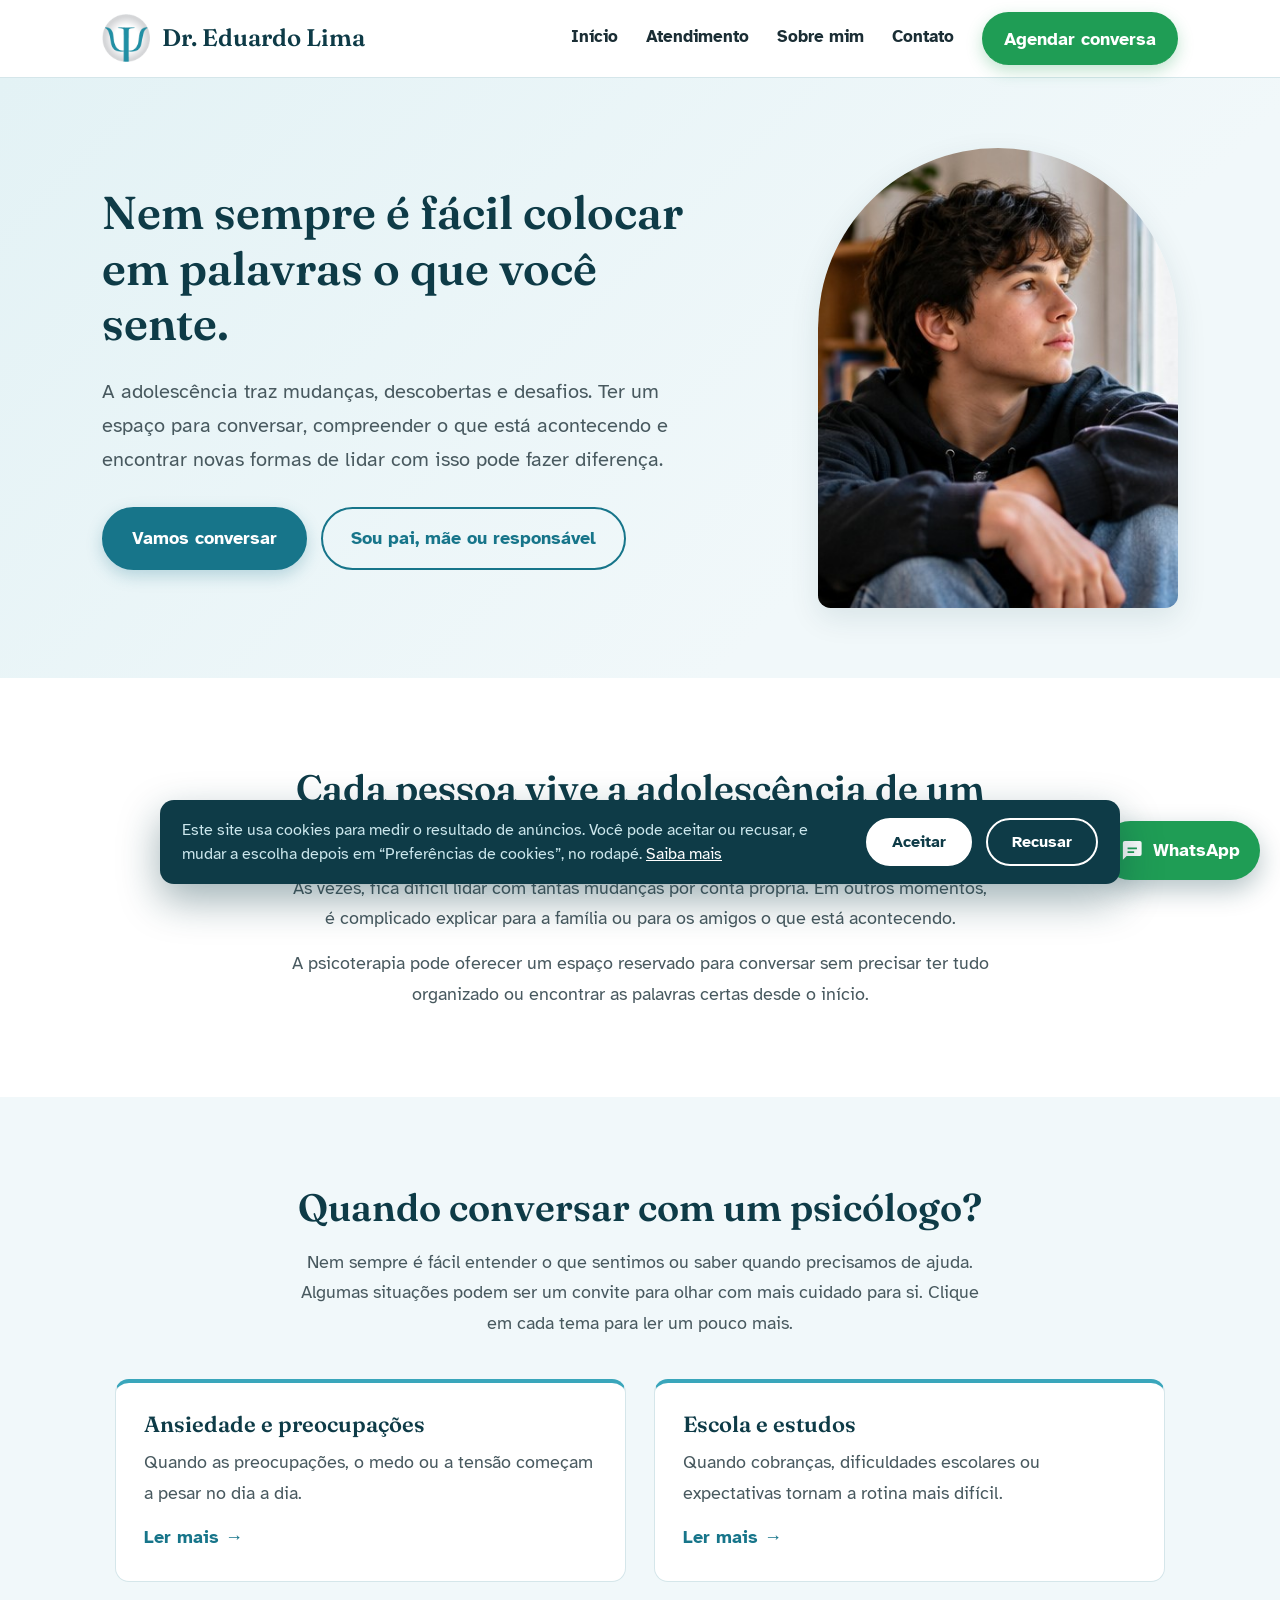
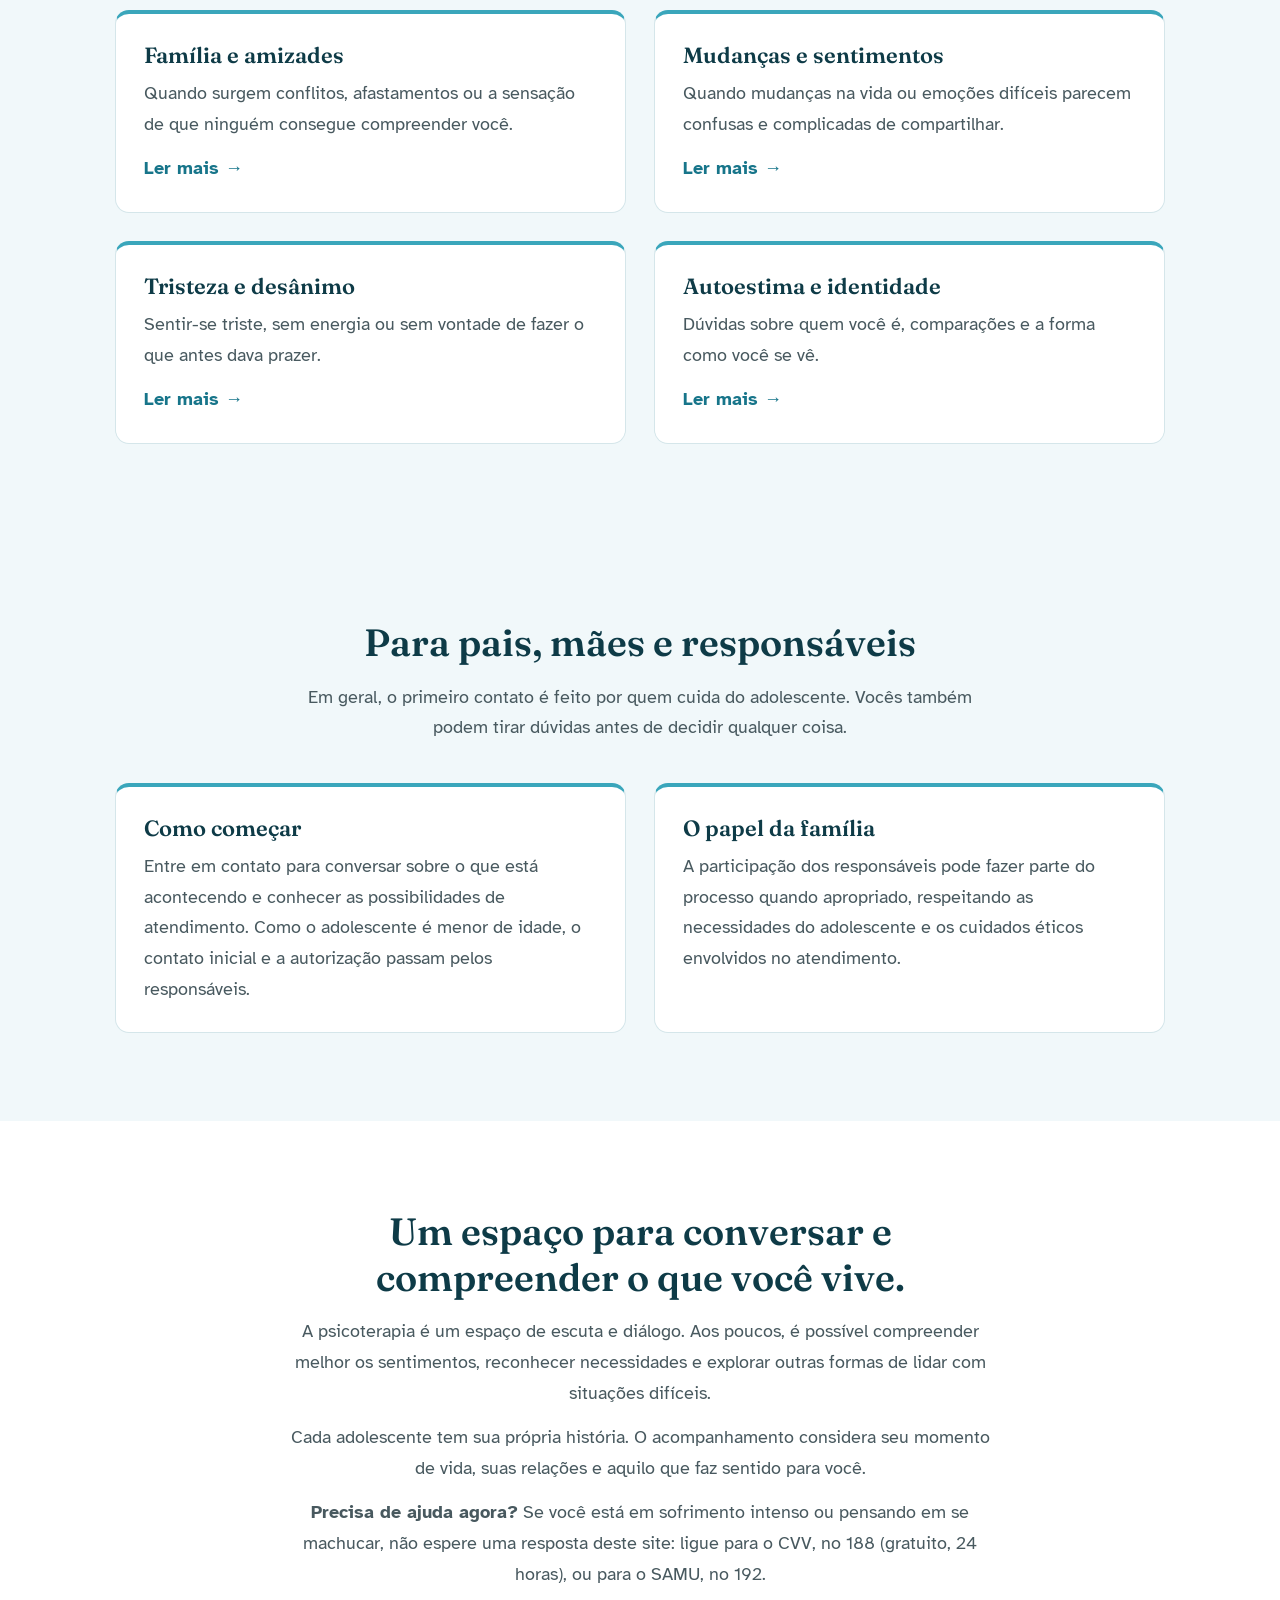
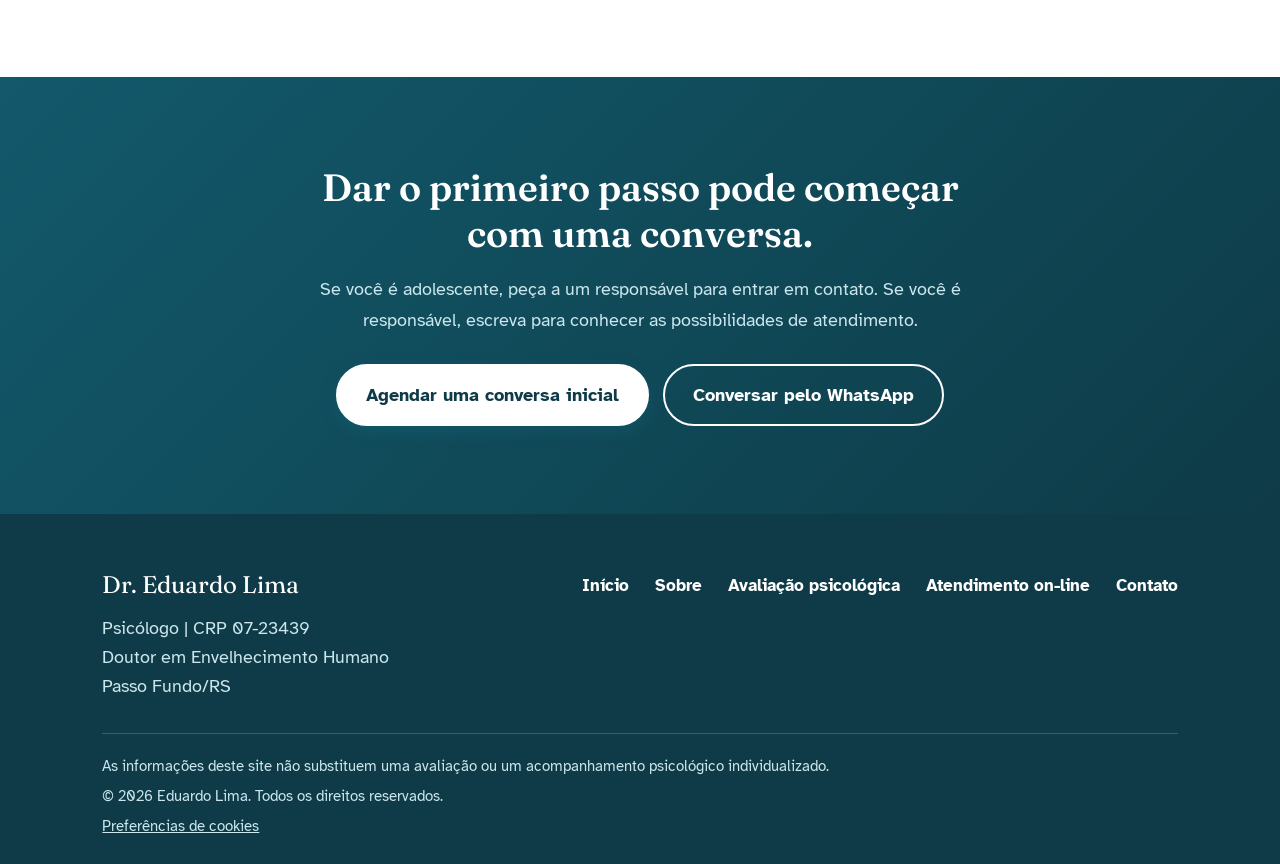
<file: pages/adolescentes.html>
<!DOCTYPE html>
<html lang="pt-BR">
<head>
    <meta charset="UTF-8">
    <meta name="viewport" content="width=device-width, initial-scale=1.0">

    <title>Psicoterapia para Adolescentes em Passo Fundo/RS | Eduardo Lima</title>
    <meta name="description" content="Atendimento psicológico para adolescentes, com espaço para conversar sobre sentimentos, mudanças e desafios da vida, e orientação para pais e responsáveis.">
    <meta name="theme-color" content="#17758a">
    <link rel="canonical" href="https://psicologoeduardolima.com.br/pages/adolescentes.html">
    <meta property="og:type" content="website">
    <meta property="og:locale" content="pt_BR">
    <meta property="og:site_name" content="Dr. Eduardo Lima | Psicólogo">
    <meta property="og:title" content="Psicólogo para Adolescentes em Passo Fundo/RS | Eduardo Lima">
    <meta property="og:description" content="Atendimento psicológico para adolescentes, com espaço para conversar sobre sentimentos, mudanças e desafios da vida, e orientação para pais e responsáveis. Atendimento em Passo Fundo/RS e on-line.">
    <meta property="og:url" content="https://psicologoeduardolima.com.br/pages/adolescentes.html">
    <meta property="og:image" content="https://psicologoeduardolima.com.br/img/compartilhar.png">
    <meta property="og:image:width" content="1200">
    <meta property="og:image:height" content="630">
    <meta property="og:image:alt" content="Dr. Eduardo Lima, psicólogo em Passo Fundo/RS">
    <meta name="twitter:card" content="summary_large_image">
    <link rel="icon" type="image/png" href="../img/simbolo.png">

    <link rel="preconnect" href="https://fonts.googleapis.com">
    <link rel="preconnect" href="https://fonts.gstatic.com" crossorigin>
    <link href="https://fonts.googleapis.com/css2?family=Atkinson+Hyperlegible:wght@400;700&family=Fraunces:wght@500;600&display=swap" rel="stylesheet">
    <link rel="stylesheet" href="../css/style.css">
</head>

<body>
    <a href="#principal" class="pular-conteudo">Pular para o conteúdo</a>

    <header>
        <a href="../index.html" class="marca"><img src="../img/simbolo.png" alt="" class="marca-simbolo" width="48" height="48">Dr. Eduardo Lima</a>
        <nav aria-label="Navegação principal">
            <a href="../index.html">Início</a>
            <a href="../index.html#atendimento">Atendimento</a>
            <a href="sobre.html">Sobre mim</a>
            <a href="contato.html">Contato</a>
            <a href="#" class="botao botao--zap" data-whatsapp>Agendar conversa</a>
        </nav>
    </header>

    <main id="principal">

        <section class="hero">
            <div class="hero-text">
                <h1>Nem sempre é fácil colocar em palavras o que você sente.</h1>
                <p>
                    A adolescência traz mudanças, descobertas e desafios.
                    Ter um espaço para conversar, compreender o que está
                    acontecendo e encontrar novas formas de lidar com isso
                    pode fazer diferença.
                </p>
                <div class="botoes">
                    <a href="contato.html" class="botao">Vamos conversar</a>
                    <a href="#para-responsaveis" class="botao botao--secundario">Sou pai, mãe ou responsável</a>
                </div>
            </div>

            <div class="hero-image">
                <img src="../img/atendimento-adolescentes.jpg" alt="Adolescente em um momento de conversa e acolhimento" width="360" height="460">
            </div>
        </section>

        <section class="escolha-publico" data-revelar>
            <div class="escolha-texto">
                <h2>Cada pessoa vive a adolescência de um jeito.</h2>
                <p>
                    Às vezes, fica difícil lidar com tantas mudanças por conta
                    própria. Em outros momentos, é complicado explicar para a
                    família ou para os amigos o que está acontecendo.
                </p>
                <p>
                    A psicoterapia pode oferecer um espaço reservado para
                    conversar sem precisar ter tudo organizado ou encontrar
                    as palavras certas desde o início.
                </p>
            </div>
        </section>

        <section class="servicos">
            <div class="servicos-intro" data-revelar>
                <h2>Quando conversar com um psicólogo?</h2>
                <p>
                    Nem sempre é fácil entender o que sentimos ou saber
                    quando precisamos de ajuda. Algumas situações podem
                    ser um convite para olhar com mais cuidado para si. Clique em cada tema para ler um pouco mais.</p>
            </div>

            <div class="grade-servicos" data-revelar>
                <article class="cartao-servico cartao-tema">
                    <h3>Ansiedade e preocupações</h3>
                    <p>Quando as preocupações, o medo ou a tensão começam a pesar no dia a dia.</p>
                    <div class="tema-detalhe" hidden>
                        <p>Todo mundo sente preocupação de vez em quando. Mas, às vezes, ela fica tão grande que atrapalha o sono, a escola, os amigos ou a vontade de fazer as coisas, e parece difícil desligar a cabeça.</p>
                        <p>Conversar com um psicólogo ajuda a entender o que está por trás dessa sensação e a descobrir formas de lidar com ela. Você não precisa ter tudo explicado: dá para começar do jeito que estiver.</p>
                    </div>
                </article>
                <article class="cartao-servico cartao-tema">
                    <h3>Escola e estudos</h3>
                    <p>Quando cobranças, dificuldades escolares ou expectativas tornam a rotina mais difícil.</p>
                    <div class="tema-detalhe" hidden>
                        <p>Provas, notas, cobranças, comparações e dúvidas sobre o futuro podem pesar. Também há dias em que ir à escola é difícil por motivos que vão além das matérias, como a convivência com colegas.</p>
                        <p>Na psicoterapia, você pode falar sobre o que a escola tem representado para você e pensar em caminhos para lidar com a pressão, no seu ritmo.</p>
                    </div>
                </article>
                <article class="cartao-servico cartao-tema">
                    <h3>Família e amizades</h3>
                    <p>Quando surgem conflitos, afastamentos ou a sensação de que ninguém consegue compreender você.</p>
                    <div class="tema-detalhe" hidden>
                        <p>Brigas em casa, a sensação de que ninguém entende você, mudanças de turma ou o afastamento de amigos fazem parte de muitas histórias na adolescência, e podem doer.</p>
                        <p>É um espaço para falar sobre essas relações sem ser julgado e pensar em como se expressar e se proteger. Quando for apropriado, os responsáveis também podem fazer parte do processo.</p>
                    </div>
                </article>
                <article class="cartao-servico cartao-tema">
                    <h3>Mudanças e sentimentos</h3>
                    <p>Quando mudanças na vida ou emoções difíceis parecem confusas e complicadas de compartilhar.</p>
                    <div class="tema-detalhe" hidden>
                        <p>O corpo muda, os interesses mudam, as emoções parecem mais intensas e, às vezes, confusas. É comum se sentir perdido ou diferente de quem você era.</p>
                        <p>Aqui, você pode colocar em palavras o que sente, mesmo sem saber explicar direito, e ir entendendo aos poucos o que está acontecendo.</p>
                    </div>
                </article>
                <article class="cartao-servico cartao-tema">
                    <h3>Tristeza e desânimo</h3>
                    <p>Sentir-se triste, sem energia ou sem vontade de fazer o que antes dava prazer.</p>
                    <div class="tema-detalhe" hidden>
                        <p>Sentir-se triste, sem energia ou sem vontade de fazer o que antes era bom acontece com muitos adolescentes. Não é frescura nem “drama”, e merece atenção, principalmente quando dura muito tempo ou atrapalha o dia a dia.</p>
                        <p>Conversar sobre isso é um primeiro passo para entender o que está acontecendo e, quando for importante, outros profissionais de saúde também podem ajudar.</p>
                        <p>Se você estiver pensando em se machucar ou em não querer mais viver, não espere: ligue para o CVV, no 188 (gratuito, 24 horas), ou para o SAMU, no 192, e conte para um adulto de confiança.</p>
                    </div>
                </article>
                <article class="cartao-servico cartao-tema">
                    <h3>Autoestima e identidade</h3>
                    <p>Dúvidas sobre quem você é, comparações e a forma como você se vê.</p>
                    <div class="tema-detalhe" hidden>
                        <p>Comparar-se com os outros, estranhar o próprio corpo ou duvidar de quem você é são experiências comuns na adolescência, e as redes sociais podem aumentar essas dúvidas.</p>
                        <p>Na psicoterapia, você pode explorar com calma quem você é, o que valoriza e como se relacionar melhor consigo mesmo, sem precisar se encaixar em um modelo.</p>
                    </div>
                </article>
            </div>
        </section>

        <section class="modalidades" id="para-responsaveis">
            <div class="modalidades-intro" data-revelar>
                <h2>Para pais, mães e responsáveis</h2>
                <p>
                    Em geral, o primeiro contato é feito por quem cuida do
                    adolescente. Vocês também podem tirar dúvidas antes de
                    decidir qualquer coisa.
                </p>
            </div>

            <div class="grade-servicos" data-revelar>
                <article class="cartao-servico">
                    <h3>Como começar</h3>
                    <p>
                        Entre em contato para conversar sobre o que está
                        acontecendo e conhecer as possibilidades de atendimento.
                        Como o adolescente é menor de idade, o contato inicial
                        e a autorização passam pelos responsáveis.
                    </p>
                </article>
                <article class="cartao-servico">
                    <h3>O papel da família</h3>
                    <p>
                        A participação dos responsáveis pode fazer parte do
                        processo quando apropriado, respeitando as necessidades
                        do adolescente e os cuidados éticos envolvidos
                        no atendimento.
                    </p>
                </article>
            </div>
        </section>

        <section class="escolha-publico" data-revelar>
            <div class="escolha-texto">
                <h2>Um espaço para conversar e compreender o que você vive.</h2>
                <p>
                    A psicoterapia é um espaço de escuta e diálogo. Aos poucos,
                    é possível compreender melhor os sentimentos, reconhecer
                    necessidades e explorar outras formas de lidar com situações difíceis.
                </p>
                <p>
                    Cada adolescente tem sua própria história. O acompanhamento
                    considera seu momento de vida, suas relações e aquilo que
                    faz sentido para você.
                </p>
                <p>
                    <strong>Precisa de ajuda agora?</strong> Se você está em
                    sofrimento intenso ou pensando em se machucar, não espere
                    uma resposta deste site: ligue para o CVV, no 188
                    (gratuito, 24 horas), ou para o SAMU, no 192.
                </p>
            </div>
        </section>

        <section class="convite-contato" data-revelar>
            <div class="conteudo-convite">
                <h2>Dar o primeiro passo pode começar com uma conversa.</h2>
                <p>
                    Se você é adolescente, peça a um responsável para entrar
                    em contato. Se você é responsável, escreva para conhecer
                    as possibilidades de atendimento.
                </p>
                <div class="botoes">
                    <a href="contato.html?publico=outra-pessoa" class="botao-contato">Agendar uma conversa inicial</a>
                    <a href="#" class="botao botao--secundario" data-whatsapp>Conversar pelo WhatsApp</a>
                </div>
            </div>
        </section>

    </main>

    <footer class="rodape">
        <div class="conteudo-rodape">
            <div class="identificacao-rodape">
                <p class="nome-rodape">Dr. Eduardo Lima</p>
                <p>Psicólogo | CRP 07-23439</p>
                <p>Doutor em Envelhecimento Humano</p>
                <p>Passo Fundo/RS</p>
            </div>
            <nav class="links-rodape" aria-label="Navegação do rodapé">
                <a href="../index.html">Início</a>
                <a href="sobre.html">Sobre</a>
                <a href="avaliacao.html">Avaliação psicológica</a>
                <a href="online.html">Atendimento on-line</a>
                <a href="contato.html">Contato</a>
            </nav>
        </div>
        <div class="direitos-rodape">
            <p>As informações deste site não substituem uma avaliação ou um acompanhamento psicológico individualizado.</p>
            <p>&copy; 2026 Eduardo Lima. Todos os direitos reservados.</p>
        </div>
    </footer>

<script src="../js/script.js"></script>
</body>
</html>
</file>
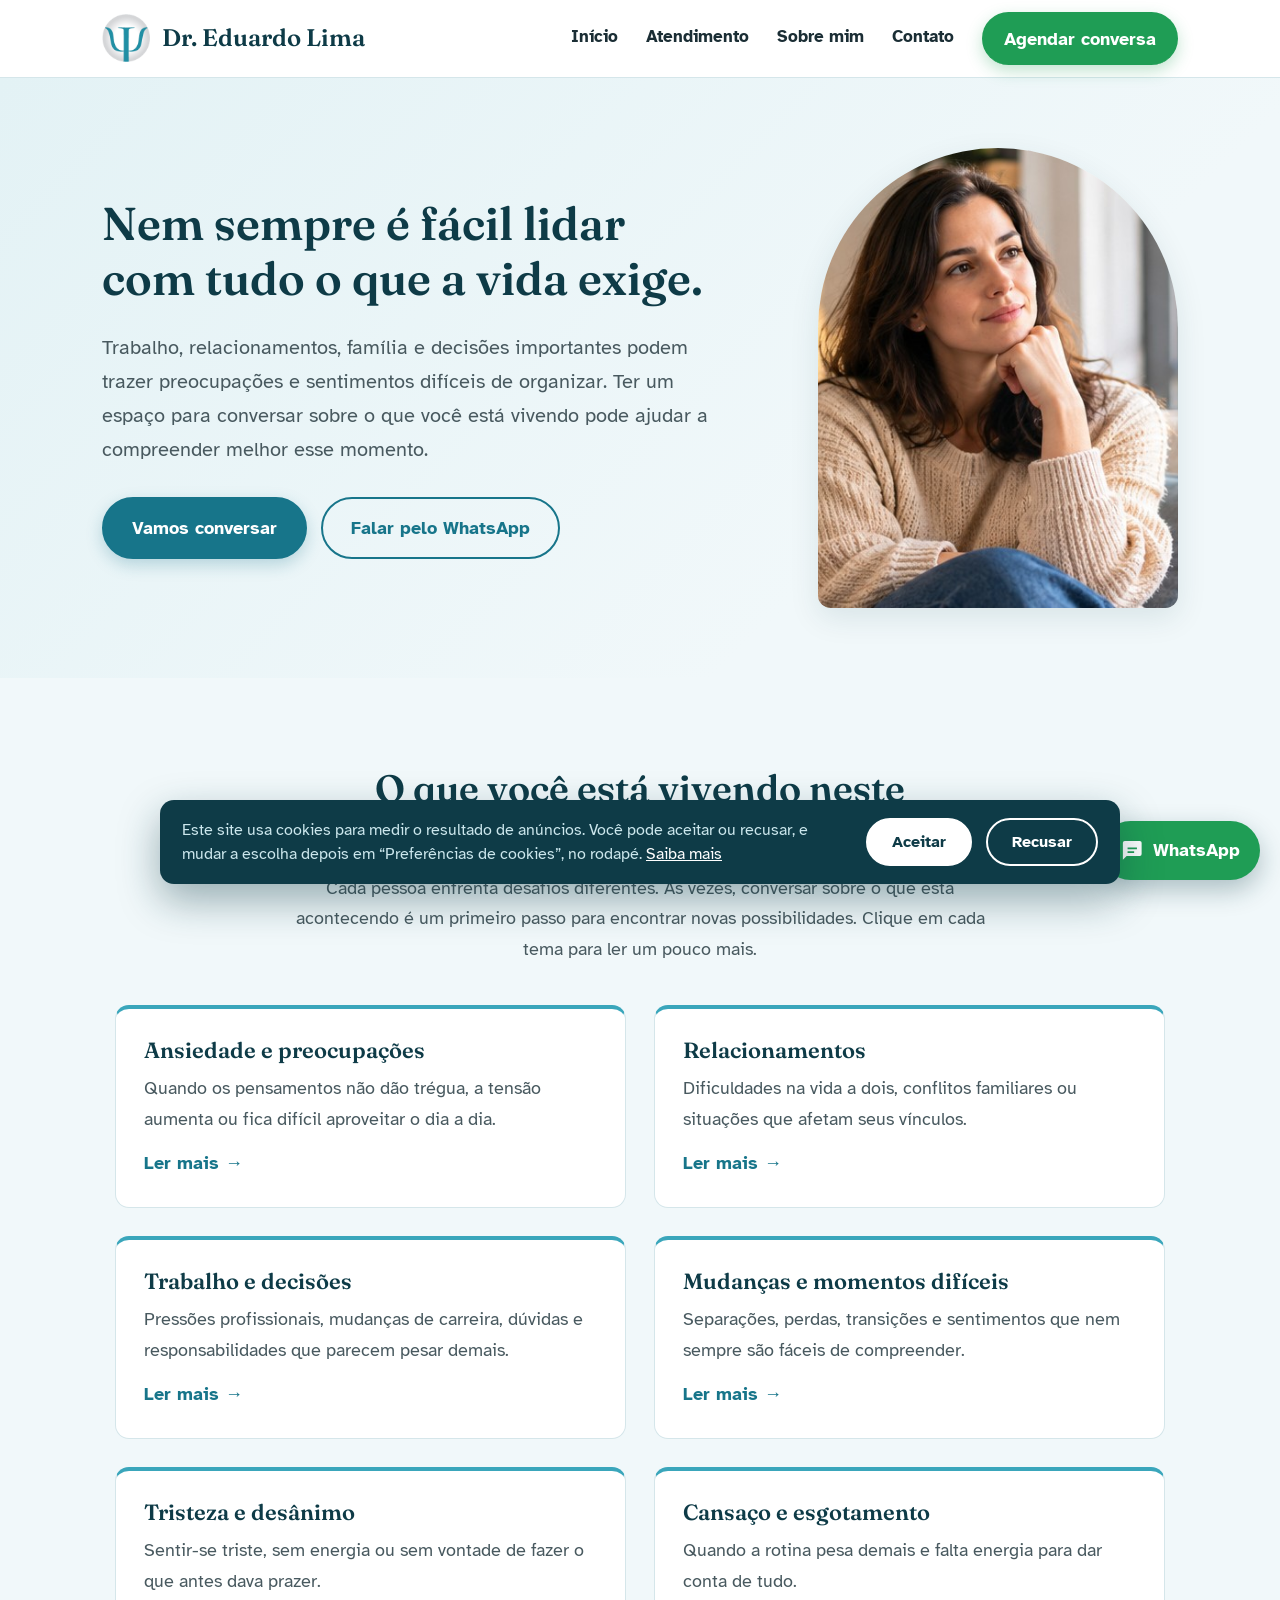
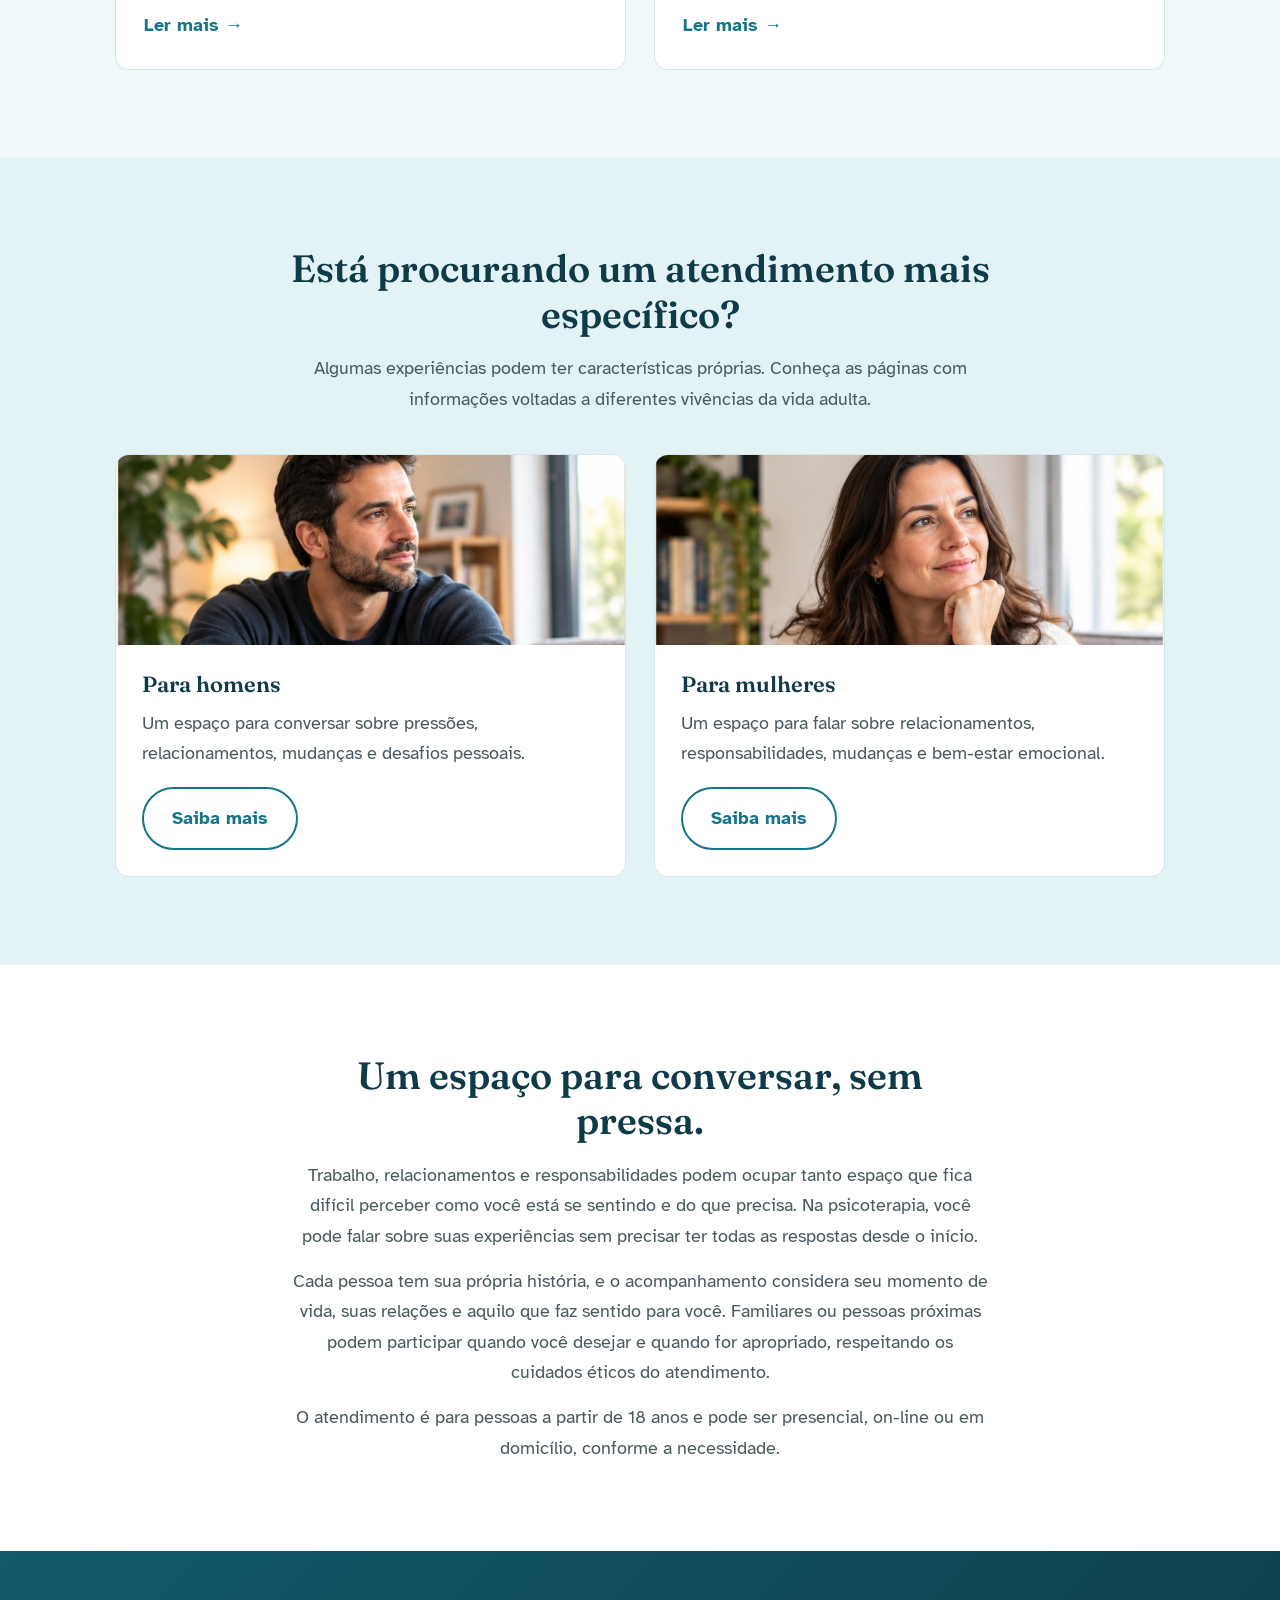
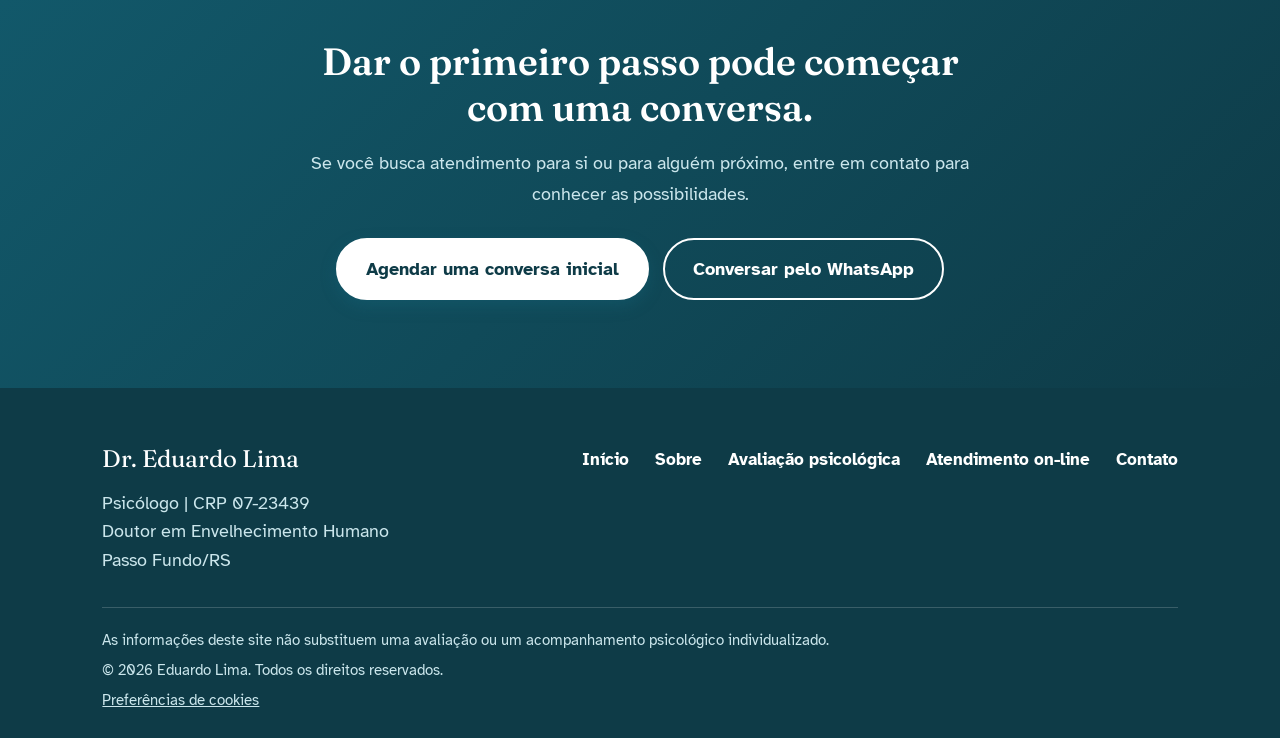
<file: pages/adultos.html>
<!DOCTYPE html>
<html lang="pt-BR">
<head>
    <meta charset="UTF-8">
    <meta name="viewport" content="width=device-width, initial-scale=1.0">

    <title>Psicoterapia para Adultos em Passo Fundo/RS | Eduardo Lima</title>
    <meta name="description" content="Atendimento psicológico para adultos. Um espaço para conversar sobre ansiedade, relacionamentos, trabalho e desafios da vida.">
    <meta name="theme-color" content="#17758a">
    <link rel="canonical" href="https://psicologoeduardolima.com.br/pages/adultos.html">
    <meta property="og:type" content="website">
    <meta property="og:locale" content="pt_BR">
    <meta property="og:site_name" content="Dr. Eduardo Lima | Psicólogo">
    <meta property="og:title" content="Psicoterapia para Adultos em Passo Fundo/RS | Eduardo Lima">
    <meta property="og:description" content="Atendimento psicológico para adultos. Um espaço para conversar sobre ansiedade, relacionamentos, trabalho e desafios da vida. Atendimento em Passo Fundo/RS e on-line.">
    <meta property="og:url" content="https://psicologoeduardolima.com.br/pages/adultos.html">
    <meta property="og:image" content="https://psicologoeduardolima.com.br/img/compartilhar.png">
    <meta property="og:image:width" content="1200">
    <meta property="og:image:height" content="630">
    <meta property="og:image:alt" content="Dr. Eduardo Lima, psicólogo em Passo Fundo/RS">
    <meta name="twitter:card" content="summary_large_image">
    <link rel="icon" type="image/png" href="../img/simbolo.png">

    <link rel="preconnect" href="https://fonts.googleapis.com">
    <link rel="preconnect" href="https://fonts.gstatic.com" crossorigin>
    <link href="https://fonts.googleapis.com/css2?family=Atkinson+Hyperlegible:wght@400;700&family=Fraunces:wght@500;600&display=swap" rel="stylesheet">
    <link rel="stylesheet" href="../css/style.css">
</head>

<body>
    <a href="#principal" class="pular-conteudo">Pular para o conteúdo</a>

    <header>
        <a href="../index.html" class="marca"><img src="../img/simbolo.png" alt="" class="marca-simbolo" width="48" height="48">Dr. Eduardo Lima</a>
        <nav aria-label="Navegação principal">
            <a href="../index.html">Início</a>
            <a href="../index.html#atendimento">Atendimento</a>
            <a href="sobre.html">Sobre mim</a>
            <a href="contato.html">Contato</a>
            <a href="#" class="botao botao--zap" data-whatsapp>Agendar conversa</a>
        </nav>
    </header>

    <main id="principal">

        <section class="hero">
            <div class="hero-text">
                <h1>Nem sempre é fácil lidar com tudo o que a vida exige.</h1>
                <p>
                    Trabalho, relacionamentos, família e decisões importantes
                    podem trazer preocupações e sentimentos difíceis de organizar.
                    Ter um espaço para conversar sobre o que você está vivendo
                    pode ajudar a compreender melhor esse momento.
                </p>
                <div class="botoes">
                    <a href="contato.html" class="botao">Vamos conversar</a>
                    <a href="#" class="botao botao--secundario" data-whatsapp>Falar pelo WhatsApp</a>
                </div>
            </div>

            <div class="hero-image">
                <img src="../img/atendimento-adultos.jpg" alt="Adulto em um momento de reflexão e acolhimento" width="360" height="460">
            </div>
        </section>

        <section class="servicos" id="temas-adultos">
            <div class="titulo-secao" data-revelar>
                <h2>O que você está vivendo neste momento?</h2>
                <p>
                    Cada pessoa enfrenta desafios diferentes. Às vezes,
                    conversar sobre o que está acontecendo é um primeiro
                    passo para encontrar novas possibilidades. Clique em cada tema para ler um pouco mais.</p>
            </div>

            <div class="grade-servicos" data-revelar>
                <article class="cartao-servico cartao-tema">
                    <h3>Ansiedade e preocupações</h3>
                    <p>Quando os pensamentos não dão trégua, a tensão aumenta ou fica difícil aproveitar o dia a dia.</p>
                    <div class="tema-detalhe" hidden>
                        <p>Preocupações que não dão trégua, tensão no corpo, dificuldade para dormir ou a sensação de estar sempre em alerta tornam o dia a dia cansativo. Muitas vezes, a pessoa nem sabe explicar de onde isso vem.</p>
                        <p>Na psicoterapia, é possível compreender o que alimenta essa ansiedade e construir, aos poucos, formas de lidar com ela que façam sentido para a sua vida.</p>
                    </div>
                </article>
                <article class="cartao-servico cartao-tema">
                    <h3>Relacionamentos</h3>
                    <p>Dificuldades na vida a dois, conflitos familiares ou situações que afetam seus vínculos.</p>
                    <div class="tema-detalhe" hidden>
                        <p>Conflitos na vida a dois, na família ou entre amigos, términos e distanciamentos mexem com quem somos. Às vezes, repetimos padrões sem perceber.</p>
                        <p>Conversar com um psicólogo ajuda a olhar para os seus vínculos com mais clareza, entender o que você sente e pensar no que deseja para as suas relações.</p>
                    </div>
                </article>
                <article class="cartao-servico cartao-tema">
                    <h3>Trabalho e decisões</h3>
                    <p>Pressões profissionais, mudanças de carreira, dúvidas e responsabilidades que parecem pesar demais.</p>
                    <div class="tema-detalhe" hidden>
                        <p>Pressão por resultados, insegurança, dúvidas sobre a carreira ou o desejo de mudar de caminho podem ocupar boa parte dos pensamentos. Decidir nem sempre é simples.</p>
                        <p>A psicoterapia é um espaço para organizar o que você pensa e sente, olhar para seus valores e escolhas e tomar decisões com mais tranquilidade.</p>
                    </div>
                </article>
                <article class="cartao-servico cartao-tema">
                    <h3>Mudanças e momentos difíceis</h3>
                    <p>Separações, perdas, transições e sentimentos que nem sempre são fáceis de compreender.</p>
                    <div class="tema-detalhe" hidden>
                        <p>Separações, perdas, mudanças de cidade ou de fase da vida exigem adaptação, e é natural que venham acompanhadas de tristeza, medo ou confusão.</p>
                        <p>Você pode usar esse espaço para falar sobre o que está passando, no seu ritmo, e encontrar apoio para atravessar o momento.</p>
                    </div>
                </article>
                <article class="cartao-servico cartao-tema">
                    <h3>Tristeza e desânimo</h3>
                    <p>Sentir-se triste, sem energia ou sem vontade de fazer o que antes dava prazer.</p>
                    <div class="tema-detalhe" hidden>
                        <p>Sentir-se triste, sem energia ou sem vontade de fazer o que antes agradava é mais comum do que parece. Não é fraqueza nem falta de força de vontade, e merece atenção, principalmente quando dura muito tempo ou atrapalha o dia a dia.</p>
                        <p>Conversar sobre o que você está sentindo é um primeiro passo para compreender o que está acontecendo. Quando for importante, também é possível buscar o acompanhamento de outros profissionais de saúde, como médicos.</p>
                        <p>Se você estiver com pensamentos de não querer mais viver, procure ajuda agora: ligue para o CVV, no 188 (gratuito, 24 horas), ou para o SAMU, no 192.</p>
                    </div>
                </article>
                <article class="cartao-servico cartao-tema">
                    <h3>Cansaço e esgotamento</h3>
                    <p>Quando a rotina pesa demais e falta energia para dar conta de tudo.</p>
                    <div class="tema-detalhe" hidden>
                        <p>Quando a rotina de trabalho, de casa e de cuidado com os outros não deixa espaço para descansar, o corpo e a mente avisam: irritação, cansaço constante, dificuldade de concentração, a sensação de que nada rende.</p>
                        <p>Na psicoterapia, você pode olhar para o que está pesando, repensar limites e prioridades e encontrar formas de cuidar de si sem abrir mão do que é importante.</p>
                    </div>
                </article>
            </div>
        </section>

        <section class="publicos-especificos">
            <div class="titulo-secao" data-revelar>
                <h2>Está procurando um atendimento mais específico?</h2>
                <p>
                    Algumas experiências podem ter características próprias.
                    Conheça as páginas com informações voltadas a diferentes
                    vivências da vida adulta.
                </p>
            </div>

            <div class="grade-servicos" data-revelar>
                <article class="cartao-servico">
                    <div class="imagem-servico imagem-homens"></div>
                    <div class="conteudo-servico">
                        <h3>Para homens</h3>
                        <p>Um espaço para conversar sobre pressões, relacionamentos, mudanças e desafios pessoais.</p>
                        <a href="homens.html" class="botao">Saiba mais</a>
                    </div>
                </article>

                <article class="cartao-servico">
                    <div class="imagem-servico imagem-mulheres"></div>
                    <div class="conteudo-servico">
                        <h3>Para mulheres</h3>
                        <p>Um espaço para falar sobre relacionamentos, responsabilidades, mudanças e bem-estar emocional.</p>
                        <a href="mulheres.html" class="botao">Saiba mais</a>
                    </div>
                </article>
            </div>
        </section>

        <section class="escolha-publico" data-revelar>
            <div class="escolha-texto">
                <h2>Um espaço para conversar, sem pressa.</h2>
                <p>
                    Trabalho, relacionamentos e responsabilidades podem ocupar
                    tanto espaço que fica difícil perceber como você está se
                    sentindo e do que precisa. Na psicoterapia, você pode falar
                    sobre suas experiências sem precisar ter todas as respostas
                    desde o início.
                </p>
                <p>
                    Cada pessoa tem sua própria história, e o acompanhamento
                    considera seu momento de vida, suas relações e aquilo que
                    faz sentido para você. Familiares ou pessoas próximas podem
                    participar quando você desejar e quando for apropriado,
                    respeitando os cuidados éticos do atendimento.
                </p>
                <p>
                    O atendimento é para pessoas a partir de 18 anos e pode ser
                    presencial, on-line ou em domicílio, conforme a necessidade.
                </p>
            </div>
        </section>

        <section class="convite-contato" data-revelar>
            <div class="conteudo-convite">
                <h2>Dar o primeiro passo pode começar com uma conversa.</h2>
                <p>
                    Se você busca atendimento para si ou para alguém próximo,
                    entre em contato para conhecer as possibilidades.
                </p>
                <div class="botoes">
                    <a href="contato.html?publico=mim" class="botao-contato">Agendar uma conversa inicial</a>
                    <a href="#" class="botao botao--secundario" data-whatsapp>Conversar pelo WhatsApp</a>
                </div>
            </div>
        </section>

    </main>

    <footer class="rodape">
        <div class="conteudo-rodape">
            <div class="identificacao-rodape">
                <p class="nome-rodape">Dr. Eduardo Lima</p>
                <p>Psicólogo | CRP 07-23439</p>
                <p>Doutor em Envelhecimento Humano</p>
                <p>Passo Fundo/RS</p>
            </div>
            <nav class="links-rodape" aria-label="Navegação do rodapé">
                <a href="../index.html">Início</a>
                <a href="sobre.html">Sobre</a>
                <a href="avaliacao.html">Avaliação psicológica</a>
                <a href="online.html">Atendimento on-line</a>
                <a href="contato.html">Contato</a>
            </nav>
        </div>
        <div class="direitos-rodape">
            <p>As informações deste site não substituem uma avaliação ou um acompanhamento psicológico individualizado.</p>
            <p>&copy; 2026 Eduardo Lima. Todos os direitos reservados.</p>
        </div>
    </footer>

<script src="../js/script.js"></script>
</body>
</html>
</file>
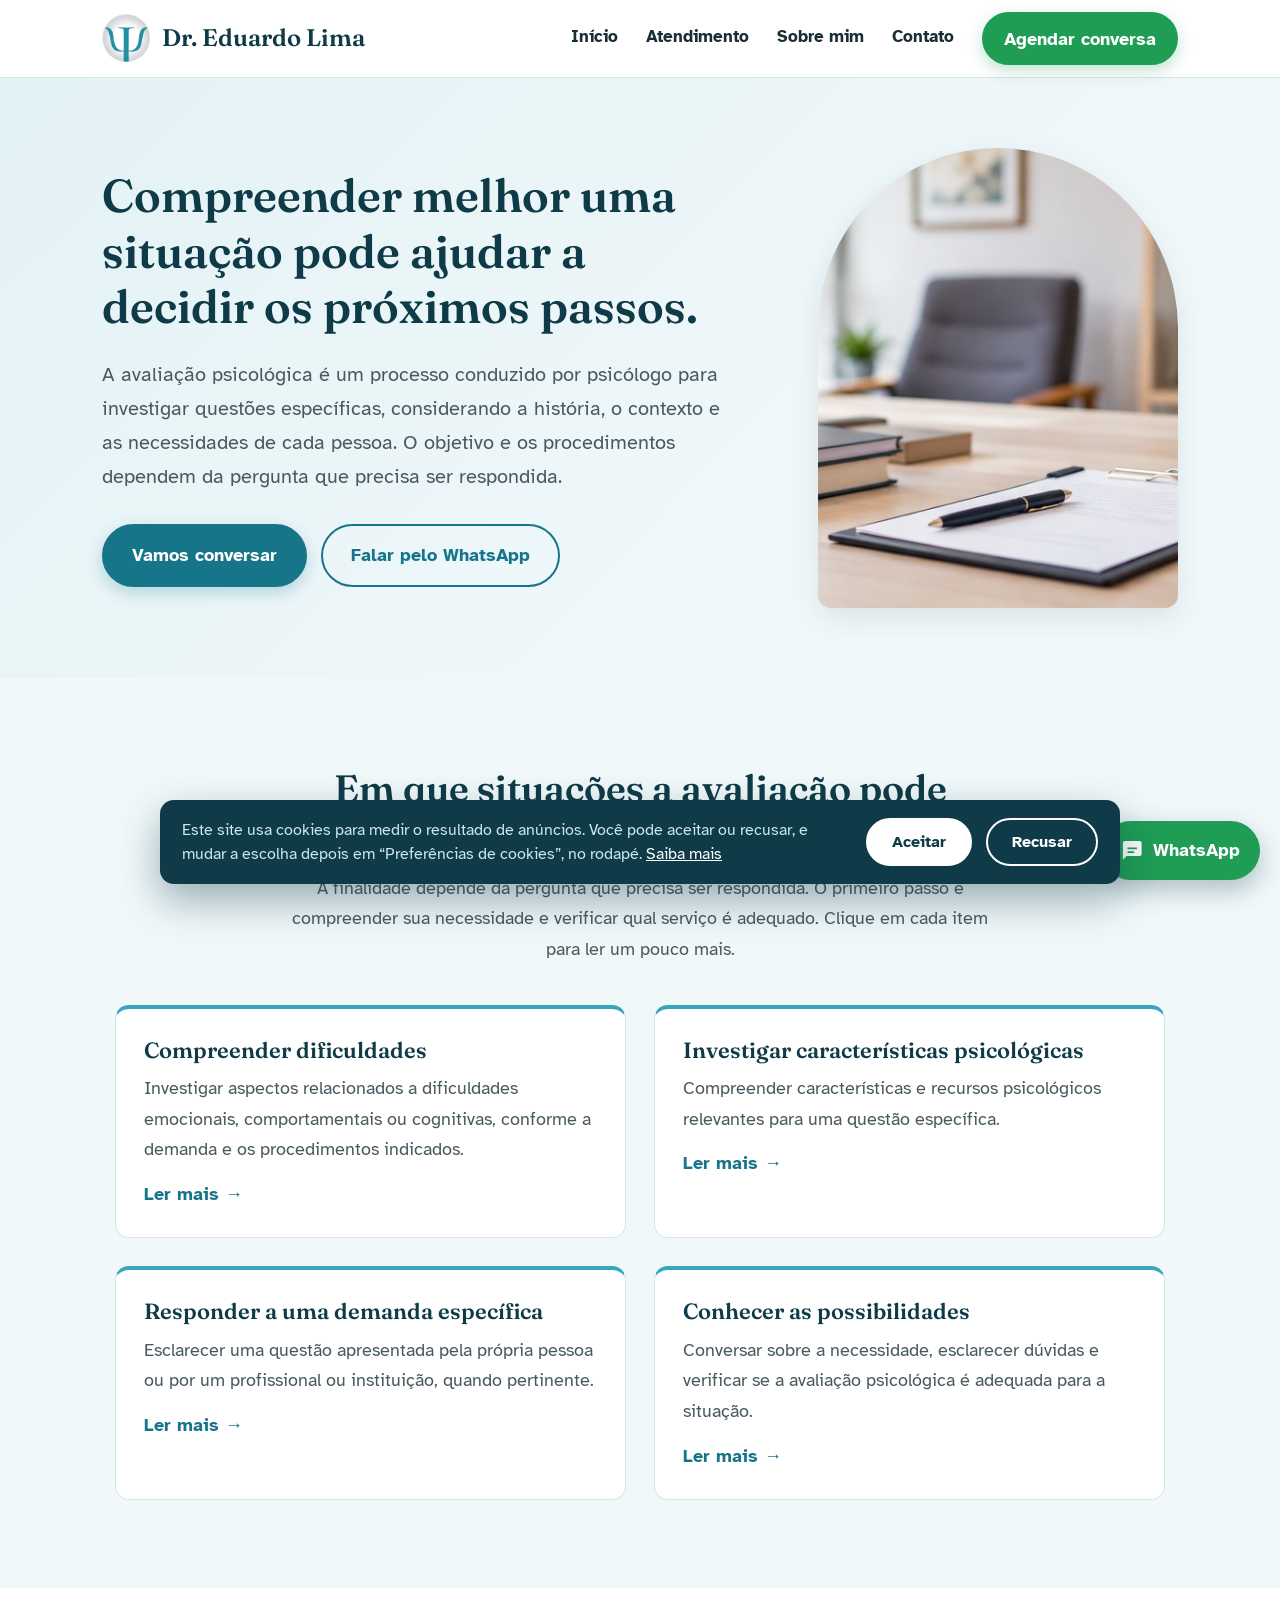
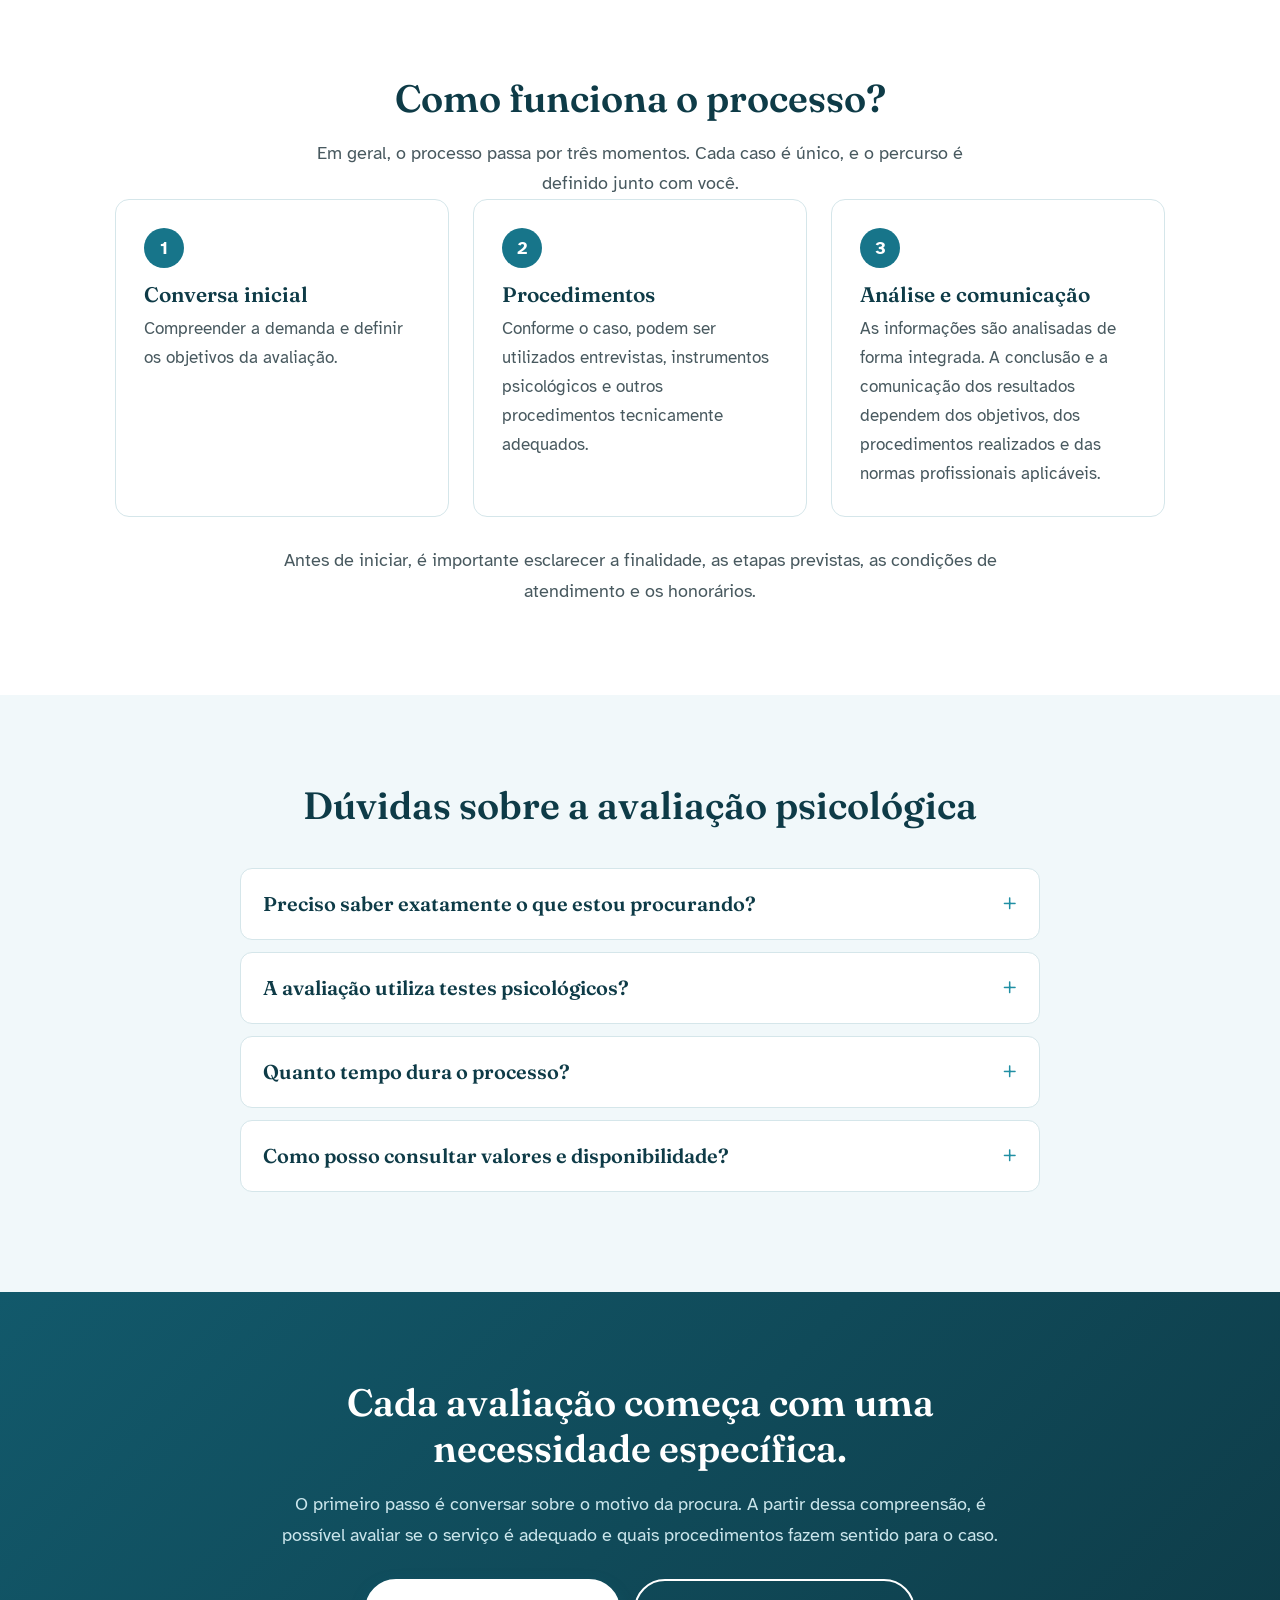
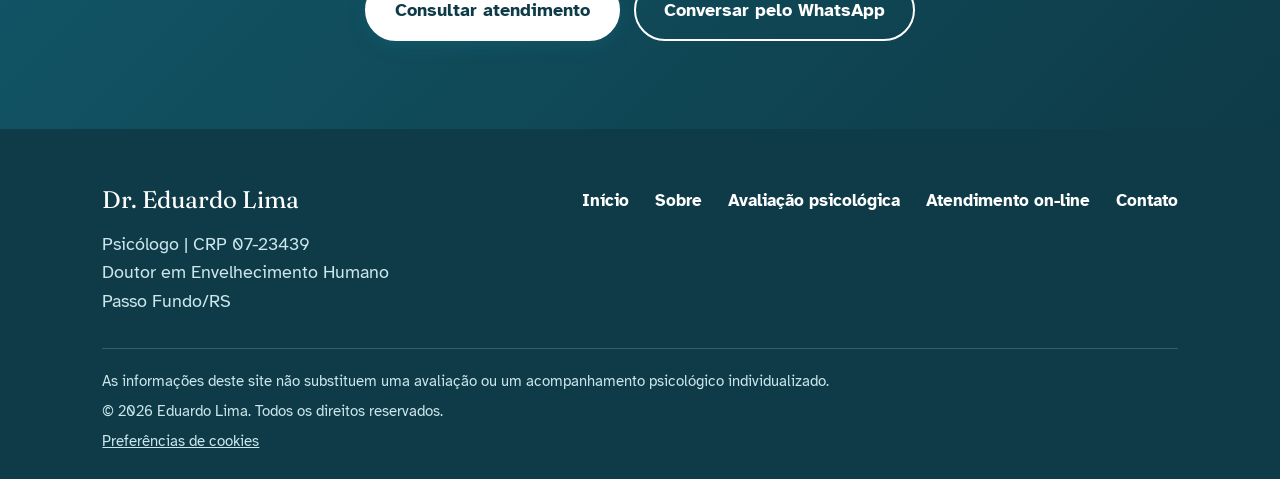
<file: pages/avaliacao.html>
<!DOCTYPE html>
<html lang="pt-BR">
<head>
    <meta charset="UTF-8">
    <meta name="viewport" content="width=device-width, initial-scale=1.0">

    <title>Avaliação Psicológica em Passo Fundo/RS | Eduardo Lima</title>
    <meta name="description" content="Conheça o serviço de avaliação psicológica, suas finalidades e etapas. Entre em contato para esclarecer dúvidas e verificar as possibilidades de atendimento.">
    <meta name="theme-color" content="#17758a">
    <link rel="canonical" href="https://psicologoeduardolima.com.br/pages/avaliacao.html">
    <meta property="og:type" content="website">
    <meta property="og:locale" content="pt_BR">
    <meta property="og:site_name" content="Dr. Eduardo Lima | Psicólogo">
    <meta property="og:title" content="Avaliação Psicológica em Passo Fundo/RS | Eduardo Lima">
    <meta property="og:description" content="Conheça o serviço de avaliação psicológica, suas finalidades e etapas. Entre em contato para esclarecer dúvidas e verificar as possibilidades de atendimento. Atendimento em Passo Fundo/RS e on-line.">
    <meta property="og:url" content="https://psicologoeduardolima.com.br/pages/avaliacao.html">
    <meta property="og:image" content="https://psicologoeduardolima.com.br/img/compartilhar.png">
    <meta property="og:image:width" content="1200">
    <meta property="og:image:height" content="630">
    <meta property="og:image:alt" content="Dr. Eduardo Lima, psicólogo em Passo Fundo/RS">
    <meta name="twitter:card" content="summary_large_image">
    <link rel="icon" type="image/png" href="../img/simbolo.png">

    <link rel="preconnect" href="https://fonts.googleapis.com">
    <link rel="preconnect" href="https://fonts.gstatic.com" crossorigin>
    <link href="https://fonts.googleapis.com/css2?family=Atkinson+Hyperlegible:wght@400;700&family=Fraunces:wght@500;600&display=swap" rel="stylesheet">
    <link rel="stylesheet" href="../css/style.css">
</head>

<body>
    <a href="#principal" class="pular-conteudo">Pular para o conteúdo</a>

    <header>
        <a href="../index.html" class="marca"><img src="../img/simbolo.png" alt="" class="marca-simbolo" width="48" height="48">Dr. Eduardo Lima</a>
        <nav aria-label="Navegação principal">
            <a href="../index.html">Início</a>
            <a href="../index.html#atendimento">Atendimento</a>
            <a href="sobre.html">Sobre mim</a>
            <a href="contato.html">Contato</a>
            <a href="#" class="botao botao--zap" data-whatsapp>Agendar conversa</a>
        </nav>
    </header>

    <main id="principal">

        <section class="hero">
            <div class="hero-text">
                <h1>Compreender melhor uma situação pode ajudar a decidir os próximos passos.</h1>
                <p>
                    A avaliação psicológica é um processo conduzido por psicólogo
                    para investigar questões específicas, considerando a história,
                    o contexto e as necessidades de cada pessoa. O objetivo e os
                    procedimentos dependem da pergunta que precisa ser respondida.
                </p>
                <div class="botoes">
                    <a href="contato.html" class="botao">Vamos conversar</a>
                    <a href="#" class="botao botao--secundario" data-whatsapp>Falar pelo WhatsApp</a>
                </div>
            </div>

            <div class="hero-image">
                <img src="../img/atendimento-avaliacao.jpg" alt="Pessoa em um processo de avaliação psicológica" width="360" height="460">
            </div>
        </section>

        <section class="servicos" id="temas-avaliacao">
            <div class="titulo-secao" data-revelar>
                <h2>Em que situações a avaliação pode ajudar?</h2>
                <p>
                    A finalidade depende da pergunta que precisa ser
                    respondida. O primeiro passo é compreender sua
                    necessidade e verificar qual serviço é adequado. Clique em cada item para ler um pouco mais.</p>
            </div>

            <div class="grade-servicos" data-revelar>
                <article class="cartao-servico cartao-tema">
                    <h3>Compreender dificuldades</h3>
                    <p>Investigar aspectos relacionados a dificuldades emocionais, comportamentais ou cognitivas, conforme a demanda e os procedimentos indicados.</p>
                    <div class="tema-detalhe" hidden>
                        <p>Às vezes, a pessoa percebe que algo não vai bem, como dificuldades de atenção, de memória, de aprendizagem, de humor ou de comportamento, mas não sabe ao certo o que está por trás. A avaliação psicológica é uma forma organizada de investigar essas questões.</p>
                        <p>Ela considera a história de vida, o contexto e as necessidades de cada pessoa, e os procedimentos dependem da pergunta a ser respondida. A avaliação não serve para colocar um rótulo, e sim para compreender melhor a situação e apoiar decisões sobre os próximos passos.</p>
                    </div>
                </article>
                <article class="cartao-servico cartao-tema">
                    <h3>Investigar características psicológicas</h3>
                    <p>Compreender características e recursos psicológicos relevantes para uma questão específica.</p>
                    <div class="tema-detalhe" hidden>
                        <p>Conhecer melhor a forma de pensar, de lidar com as emoções, de se relacionar ou os recursos pessoais pode ajudar em escolhas importantes, como no trabalho, nos estudos ou em um processo terapêutico.</p>
                        <p>Os instrumentos e procedimentos são escolhidos conforme o objetivo, e as informações são analisadas de forma integrada, sempre dentro das normas profissionais.</p>
                    </div>
                </article>
                <article class="cartao-servico cartao-tema">
                    <h3>Responder a uma demanda específica</h3>
                    <p>Esclarecer uma questão apresentada pela própria pessoa ou por um profissional ou instituição, quando pertinente.</p>
                    <div class="tema-detalhe" hidden>
                        <p>Algumas avaliações começam com uma pergunta definida, como a solicitação de outro profissional de saúde ou de uma instituição. Nesses casos, é importante esclarecer desde o início qual é a finalidade e quem receberá as informações.</p>
                        <p>Antes de começar, é importante conversar sobre o objetivo, as etapas previstas, as condições de atendimento e os honorários, para que você saiba o que esperar.</p>
                    </div>
                </article>
                <article class="cartao-servico cartao-tema">
                    <h3>Conhecer as possibilidades</h3>
                    <p>Conversar sobre a necessidade, esclarecer dúvidas e verificar se a avaliação psicológica é adequada para a situação.</p>
                    <div class="tema-detalhe" hidden>
                        <p>Você não precisa saber exatamente o que procura. É possível entrar em contato, explicar sua necessidade e esclarecer dúvidas antes de decidir qualquer coisa.</p>
                        <p>A partir dessa conversa, é possível avaliar se a avaliação psicológica é o serviço adequado para a sua situação ou se outro tipo de acompanhamento faz mais sentido.</p>
                    </div>
                </article>
            </div>
        </section>

        <section class="escolha-publico" id="como-funciona">
            <div class="escolha-texto" data-revelar>
                <h2>Como funciona o processo?</h2>
                <p>Em geral, o processo passa por três momentos. Cada caso é único, e o percurso é definido junto com você.</p>
            </div>

            <ol class="etapas" data-revelar>
                <li>
                    <h3>Conversa inicial</h3>
                    <p>Compreender a demanda e definir os objetivos da avaliação.</p>
                </li>
                <li>
                    <h3>Procedimentos</h3>
                    <p>Conforme o caso, podem ser utilizados entrevistas, instrumentos psicológicos e outros procedimentos tecnicamente adequados.</p>
                </li>
                <li>
                    <h3>Análise e comunicação</h3>
                    <p>As informações são analisadas de forma integrada. A conclusão e a comunicação dos resultados dependem dos objetivos, dos procedimentos realizados e das normas profissionais aplicáveis.</p>
                </li>
            </ol>

            <p class="etapas-nota" data-revelar>
                Antes de iniciar, é importante esclarecer a finalidade,
                as etapas previstas, as condições de atendimento
                e os honorários.
            </p>
        </section>

        <section class="servicos" id="faq-avaliacao">
            <div class="titulo-secao" data-revelar>
                <h2>Dúvidas sobre a avaliação psicológica</h2>
            </div>

            <div class="faq" data-revelar>
                <details>
                    <summary>Preciso saber exatamente o que estou procurando?</summary>
                    <p>Não. Você pode entrar em contato para explicar sua necessidade. A partir dessa conversa, podemos avaliar se o serviço é adequado para sua situação.</p>
                </details>
                <details>
                    <summary>A avaliação utiliza testes psicológicos?</summary>
                    <p>Conforme a finalidade e as características do caso, podem ser utilizados testes psicológicos e outros procedimentos reconhecidos e tecnicamente adequados.</p>
                </details>
                <details>
                    <summary>Quanto tempo dura o processo?</summary>
                    <p>A duração depende da demanda, dos procedimentos necessários e dos objetivos definidos para a avaliação. Essas informações devem ser esclarecidas antes do início.</p>
                </details>
                <details>
                    <summary>Como posso consultar valores e disponibilidade?</summary>
                    <p>Entre em contato para conversar sobre sua necessidade, conhecer as condições de atendimento e verificar a disponibilidade.</p>
                </details>
            </div>
        </section>

        <section class="convite-contato" data-revelar>
            <div class="conteudo-convite">
                <h2>Cada avaliação começa com uma necessidade específica.</h2>
                <p>
                    O primeiro passo é conversar sobre o motivo da procura.
                    A partir dessa compreensão, é possível avaliar se o
                    serviço é adequado e quais procedimentos fazem sentido
                    para o caso.
                </p>
                <div class="botoes">
                    <a href="contato.html" class="botao-contato">Consultar atendimento</a>
                    <a href="#" class="botao botao--secundario" data-whatsapp>Conversar pelo WhatsApp</a>
                </div>
            </div>
        </section>
    </main>

    <footer class="rodape">
        <div class="conteudo-rodape">
            <div class="identificacao-rodape">
                <p class="nome-rodape">Dr. Eduardo Lima</p>
                <p>Psicólogo | CRP 07-23439</p>
                <p>Doutor em Envelhecimento Humano</p>
                <p>Passo Fundo/RS</p>
            </div>
            <nav class="links-rodape" aria-label="Navegação do rodapé">
                <a href="../index.html">Início</a>
                <a href="sobre.html">Sobre</a>
                <a href="avaliacao.html">Avaliação psicológica</a>
                <a href="online.html">Atendimento on-line</a>
                <a href="contato.html">Contato</a>
            </nav>
        </div>
        <div class="direitos-rodape">
            <p>As informações deste site não substituem uma avaliação ou um acompanhamento psicológico individualizado.</p>
            <p>&copy; 2026 Eduardo Lima. Todos os direitos reservados.</p>
        </div>
    </footer>

<script src="../js/script.js"></script>
</body>
</html>
</file>
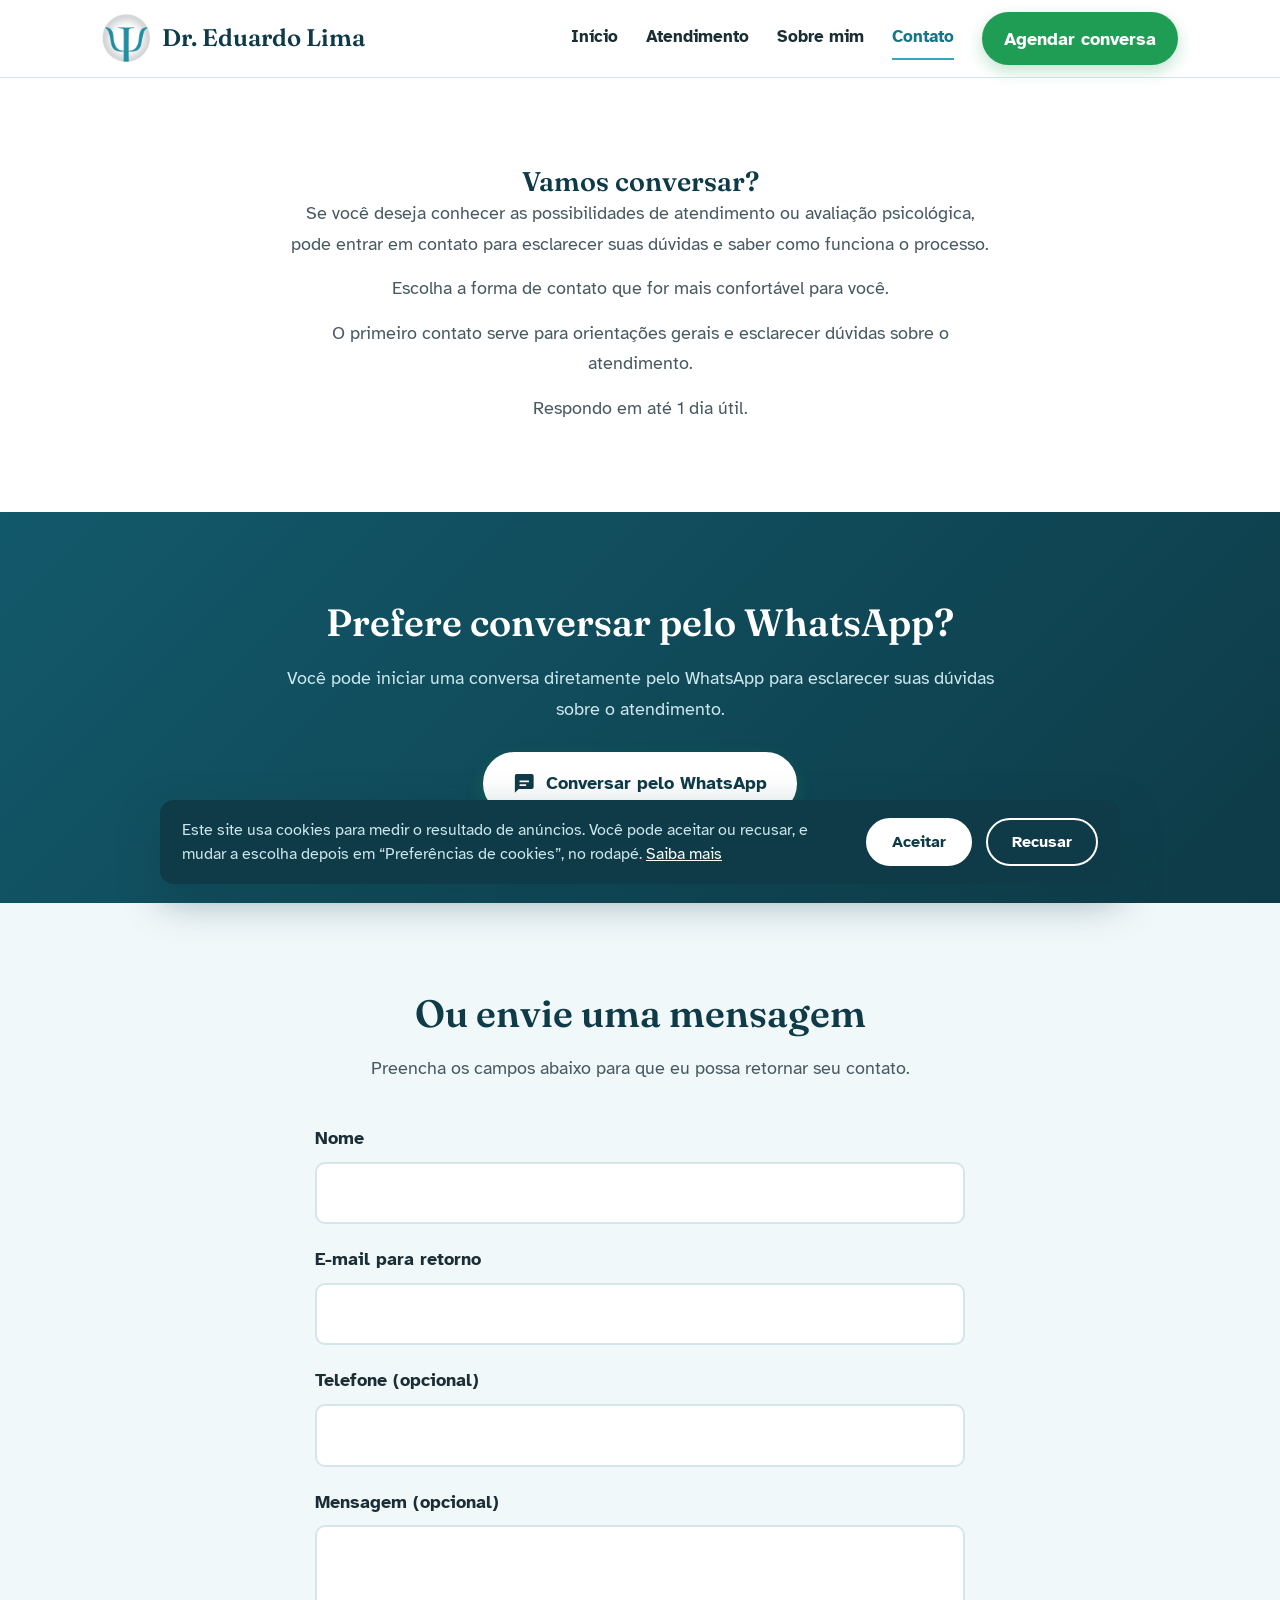
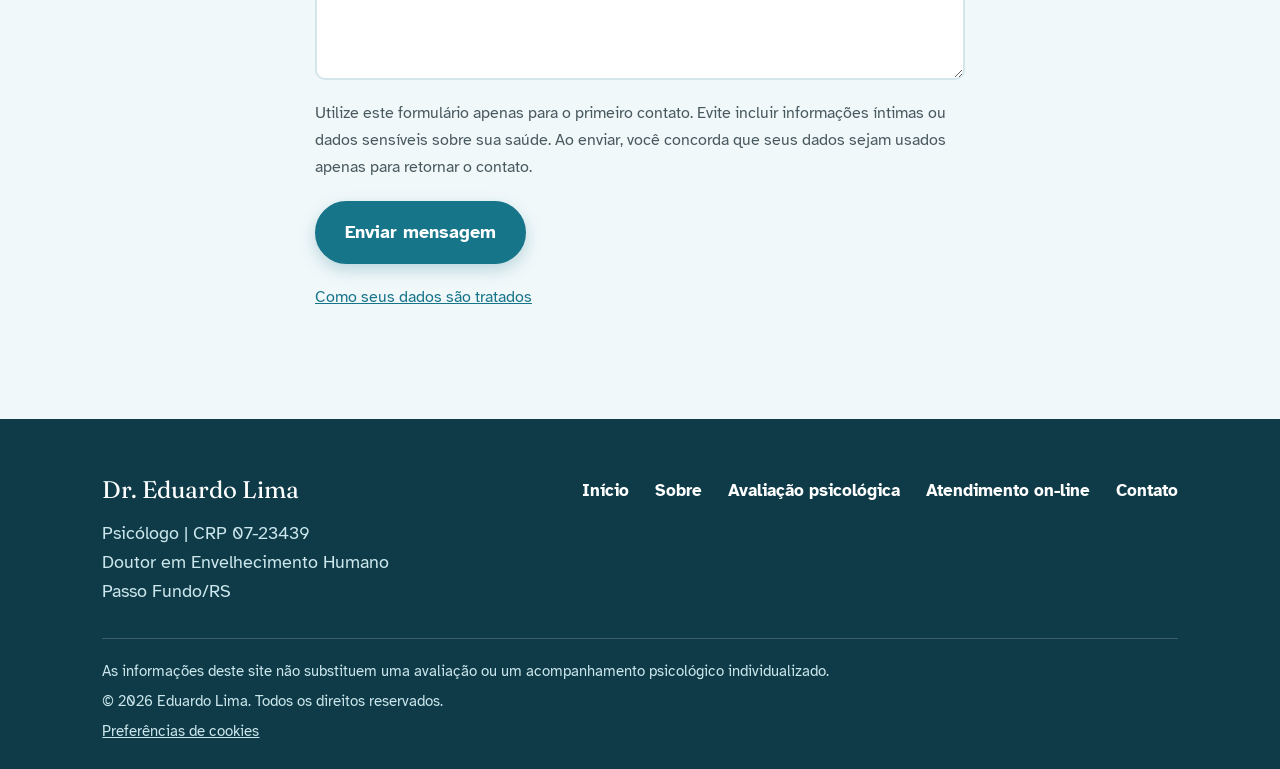
<file: pages/contato.html>
<!DOCTYPE html>
<html lang="pt-BR">
<head>
    <meta charset="UTF-8">
    <meta name="viewport" content="width=device-width, initial-scale=1.0">

    <title>Contato | Eduardo Lima, Psicólogo em Passo Fundo/RS</title>
    <meta name="description" content="Entre em contato com Eduardo Lima para esclarecer dúvidas sobre psicoterapia e avaliação psicológica.">
    <meta name="theme-color" content="#17758a">
    <link rel="canonical" href="https://psicologoeduardolima.com.br/pages/contato.html">
    <meta property="og:type" content="website">
    <meta property="og:locale" content="pt_BR">
    <meta property="og:site_name" content="Dr. Eduardo Lima | Psicólogo">
    <meta property="og:title" content="Contato | Eduardo Lima, Psicólogo em Passo Fundo/RS">
    <meta property="og:description" content="Entre em contato com Eduardo Lima para esclarecer dúvidas sobre psicoterapia e avaliação psicológica. Atendimento em Passo Fundo/RS e on-line.">
    <meta property="og:url" content="https://psicologoeduardolima.com.br/pages/contato.html">
    <meta property="og:image" content="https://psicologoeduardolima.com.br/img/compartilhar.png">
    <meta property="og:image:width" content="1200">
    <meta property="og:image:height" content="630">
    <meta property="og:image:alt" content="Dr. Eduardo Lima, psicólogo em Passo Fundo/RS">
    <meta name="twitter:card" content="summary_large_image">
    <link rel="icon" type="image/png" href="../img/simbolo.png">

    <link rel="preconnect" href="https://fonts.googleapis.com">
    <link rel="preconnect" href="https://fonts.gstatic.com" crossorigin>
    <link href="https://fonts.googleapis.com/css2?family=Atkinson+Hyperlegible:wght@400;700&family=Fraunces:wght@500;600&display=swap" rel="stylesheet">
    <link rel="stylesheet" href="../css/style.css">
</head>

<body>
    <a href="#principal" class="pular-conteudo">Pular para o conteúdo</a>

    <header>
        <a href="../index.html" class="marca"><img src="../img/simbolo.png" alt="" class="marca-simbolo" width="48" height="48">Dr. Eduardo Lima</a>
        <nav aria-label="Navegação principal">
            <a href="../index.html">Início</a>
            <a href="../index.html#atendimento">Atendimento</a>
            <a href="sobre.html">Sobre mim</a>
            <a href="contato.html" aria-current="page">Contato</a>
            <a href="#" class="botao botao--zap" data-whatsapp>Agendar conversa</a>
        </nav>
    </header>

    <main id="principal">

        <section class="escolha-publico">
            <div class="escolha-texto" style="margin-bottom:0">
                <h1>Vamos conversar?</h1>
                <p>
                    Se você deseja conhecer as possibilidades de atendimento
                    ou avaliação psicológica, pode entrar em contato para
                    esclarecer suas dúvidas e saber como funciona o processo.
                </p>
                <p>Escolha a forma de contato que for mais confortável para você.</p>
                <p>O primeiro contato serve para orientações gerais e esclarecer dúvidas sobre o atendimento.</p>
                <p>Respondo em até 1 dia útil.</p>
            </div>
        </section>

        <section class="convite-contato">
            <div class="conteudo-convite">
                <h2>Prefere conversar pelo WhatsApp?</h2>
                <p>
                    Você pode iniciar uma conversa diretamente pelo WhatsApp
                    para esclarecer suas dúvidas sobre o atendimento.
                </p>
                <a href="#" class="botao botao--zap" data-whatsapp>
                    <svg class="icone" viewBox="0 0 24 24" aria-hidden="true"><path d="M20 2H4a2 2 0 0 0-2 2v18l4-4h14a2 2 0 0 0 2-2V4a2 2 0 0 0-2-2zM7 9h10v2H7zm0 4h7v2H7z"/></svg>
                    Conversar pelo WhatsApp
                </a>
            </div>
        </section>

        <section class="servicos" id="formulario-contato">
            <div class="titulo-secao">
                <h2>Ou envie uma mensagem</h2>
                <p>Preencha os campos abaixo para que eu possa retornar seu contato.</p>
            </div>

            <form id="form-contato" action="https://api.web3forms.com/submit" method="POST">
                <input type="hidden" name="access_key" value="309240b1-fa30-42ad-b709-0b1c0abd55a2">
                <input type="hidden" name="subject" value="Novo contato pelo site">
                <input type="hidden" name="from_name" value="Site Dr. Eduardo Lima">
                <input type="hidden" name="redirect" value="https://psicologoeduardolima.com.br/pages/obrigado.html">
                <input type="hidden" name="publico" id="publico">
                <input type="checkbox" name="botcheck" style="display:none" tabindex="-1" autocomplete="off">

                <div class="campo-formulario">
                    <label for="nome">Nome</label>
                    <input type="text" id="nome" name="nome" autocomplete="name" required>
                </div>

                <div class="campo-formulario">
                    <label for="email">E-mail para retorno</label>
                    <input type="email" id="email" name="email" autocomplete="email" required>
                </div>

                <div class="campo-formulario">
                    <label for="telefone">Telefone (opcional)</label>
                    <input type="tel" id="telefone" name="telefone" autocomplete="tel">
                </div>

                <div class="campo-formulario">
                    <label for="mensagem">Mensagem (opcional)</label>
                    <textarea id="mensagem" name="mensagem" rows="4"></textarea>
                </div>

                <p class="aviso-privacidade">
                    Utilize este formulário apenas para o primeiro contato.
                    Evite incluir informações íntimas ou dados sensíveis sobre sua saúde.
                    Ao enviar, você concorda que seus dados sejam usados apenas
                    para retornar o contato.
                </p>

                <button type="submit" class="botao">Enviar mensagem</button>
                <button type="button" class="link-privacidade" data-abrir="dialogo-privacidade">
                    Como seus dados são tratados
                </button>
                <p id="status-formulario" role="status" aria-live="polite"></p>
            </form>
        </section>

    </main>

    <footer class="rodape">
        <div class="conteudo-rodape">
            <div class="identificacao-rodape">
                <p class="nome-rodape">Dr. Eduardo Lima</p>
                <p>Psicólogo | CRP 07-23439</p>
                <p>Doutor em Envelhecimento Humano</p>
                <p>Passo Fundo/RS</p>
            </div>
            <nav class="links-rodape" aria-label="Navegação do rodapé">
                <a href="../index.html">Início</a>
                <a href="sobre.html">Sobre</a>
                <a href="avaliacao.html">Avaliação psicológica</a>
                <a href="online.html">Atendimento on-line</a>
                <a href="contato.html">Contato</a>
            </nav>
        </div>
        <div class="direitos-rodape">
            <p>As informações deste site não substituem uma avaliação ou um acompanhamento psicológico individualizado.</p>
            <p>&copy; 2026 Eduardo Lima. Todos os direitos reservados.</p>
        </div>
    </footer>
    <dialog class="tema-dialogo" id="dialogo-privacidade" aria-labelledby="titulo-privacidade">
        <button type="button" class="tema-fechar" aria-label="Fechar" data-fechar>&times;</button>
        <h2 id="titulo-privacidade">Como seus dados são tratados</h2>
        <div class="tema-corpo">
            <p>Este resumo explica, de forma simples, o que acontece com as informações que você envia por este formulário, conforme a Lei Geral de Proteção de Dados (LGPD).</p>
            <p><strong>Responsável:</strong> Eduardo Lima, psicólogo (CRP 07-23439), Passo Fundo/RS.</p>
            <p><strong>Dados coletados:</strong> nome, e-mail, telefone (opcional), mensagem (opcional) e a informação de se o contato é para você ou para outra pessoa.</p>
            <p><strong>Para que são usados:</strong> apenas para responder ao seu contato e dar orientações gerais sobre o atendimento.</p>
            <p><strong>Informações de saúde:</strong> por favor, não inclua dados íntimos ou sobre sua saúde na mensagem. Esses assuntos são tratados no atendimento.</p>
            <p><strong>Como a mensagem chega até mim:</strong> o formulário usa um serviço externo de envio (Web3Forms), que encaminha o conteúdo para o meu e-mail. Não vendo seus dados nem os compartilho com terceiros para outras finalidades.</p>
            <p><strong>Por quanto tempo:</strong> guardo as informações pelo tempo necessário para responder ao seu contato. Se o atendimento for iniciado, os registros passam a seguir as normas profissionais da Psicologia.</p>
            <p><strong>Menores de 18 anos:</strong> o contato deve ser feito por um responsável.</p>
            <p><strong>Cookies e anúncios:</strong> se você aceitar, este site usa cookies e uma etiqueta do Google Ads para medir quantas pessoas que chegam por anúncios entram em contato (clique no WhatsApp ou envio do formulário). A personalização de anúncios está desativada nesta configuração. Você pode recusar ou mudar sua escolha a qualquer momento em "Preferências de cookies", no rodapé.</p>
            <p><strong>Seus direitos:</strong> você pode pedir para saber quais dados tenho sobre você, corrigi-los ou excluí-los, e retirar seu consentimento a qualquer momento, pelos canais de contato deste site.</p>
            <p><strong>WhatsApp:</strong> se preferir conversar por lá, valem também as regras de privacidade do próprio aplicativo.</p>
        </div>
    </dialog>
<script src="../js/script.js"></script>
<script>
    const formulario = document.getElementById("form-contato");
    const statusFormulario = document.getElementById("status-formulario");

    if (formulario && statusFormulario) {
        formulario.addEventListener("submit", async function (e) {
            e.preventDefault();
            const botao = formulario.querySelector('button[type="submit"]');
            const textoOriginal = botao.textContent;
            botao.disabled = true;
            botao.textContent = "Enviando...";
            statusFormulario.textContent = "Enviando sua mensagem, aguarde um instante.";

            const aviso = setTimeout(function () {
                statusFormulario.textContent = "Está demorando mais que o normal. Não feche esta página: sua mensagem pode já ter sido enviada.";
            }, 12000);

            const controle = new AbortController();
            const limite = setTimeout(function () { controle.abort(); }, 90000);

            try {
                const resposta = await fetch("https://api.web3forms.com/submit", {
                    method: "POST",
                    headers: { Accept: "application/json" },
                    body: new FormData(formulario),
                    signal: controle.signal
                });
                const dados = await resposta.json();
                clearTimeout(aviso);
                clearTimeout(limite);
                if (!resposta.ok || !dados.success) throw new Error("falha");
                window.location.href = "obrigado.html";
            } catch (erro) {
                clearTimeout(aviso);
                clearTimeout(limite);
                statusFormulario.textContent = "Ainda não recebemos a confirmação do envio. Isso pode ser causado pela instabilidade do servidor. Ainda assim, sua mensagem pode ter chegado. Se não houver retorno em 1 dia útil, fale comigo pelo WhatsApp.";
                botao.disabled = false;
                botao.textContent = textoOriginal;
            }
        });
    }
</script>
</body>
</html>
</file>
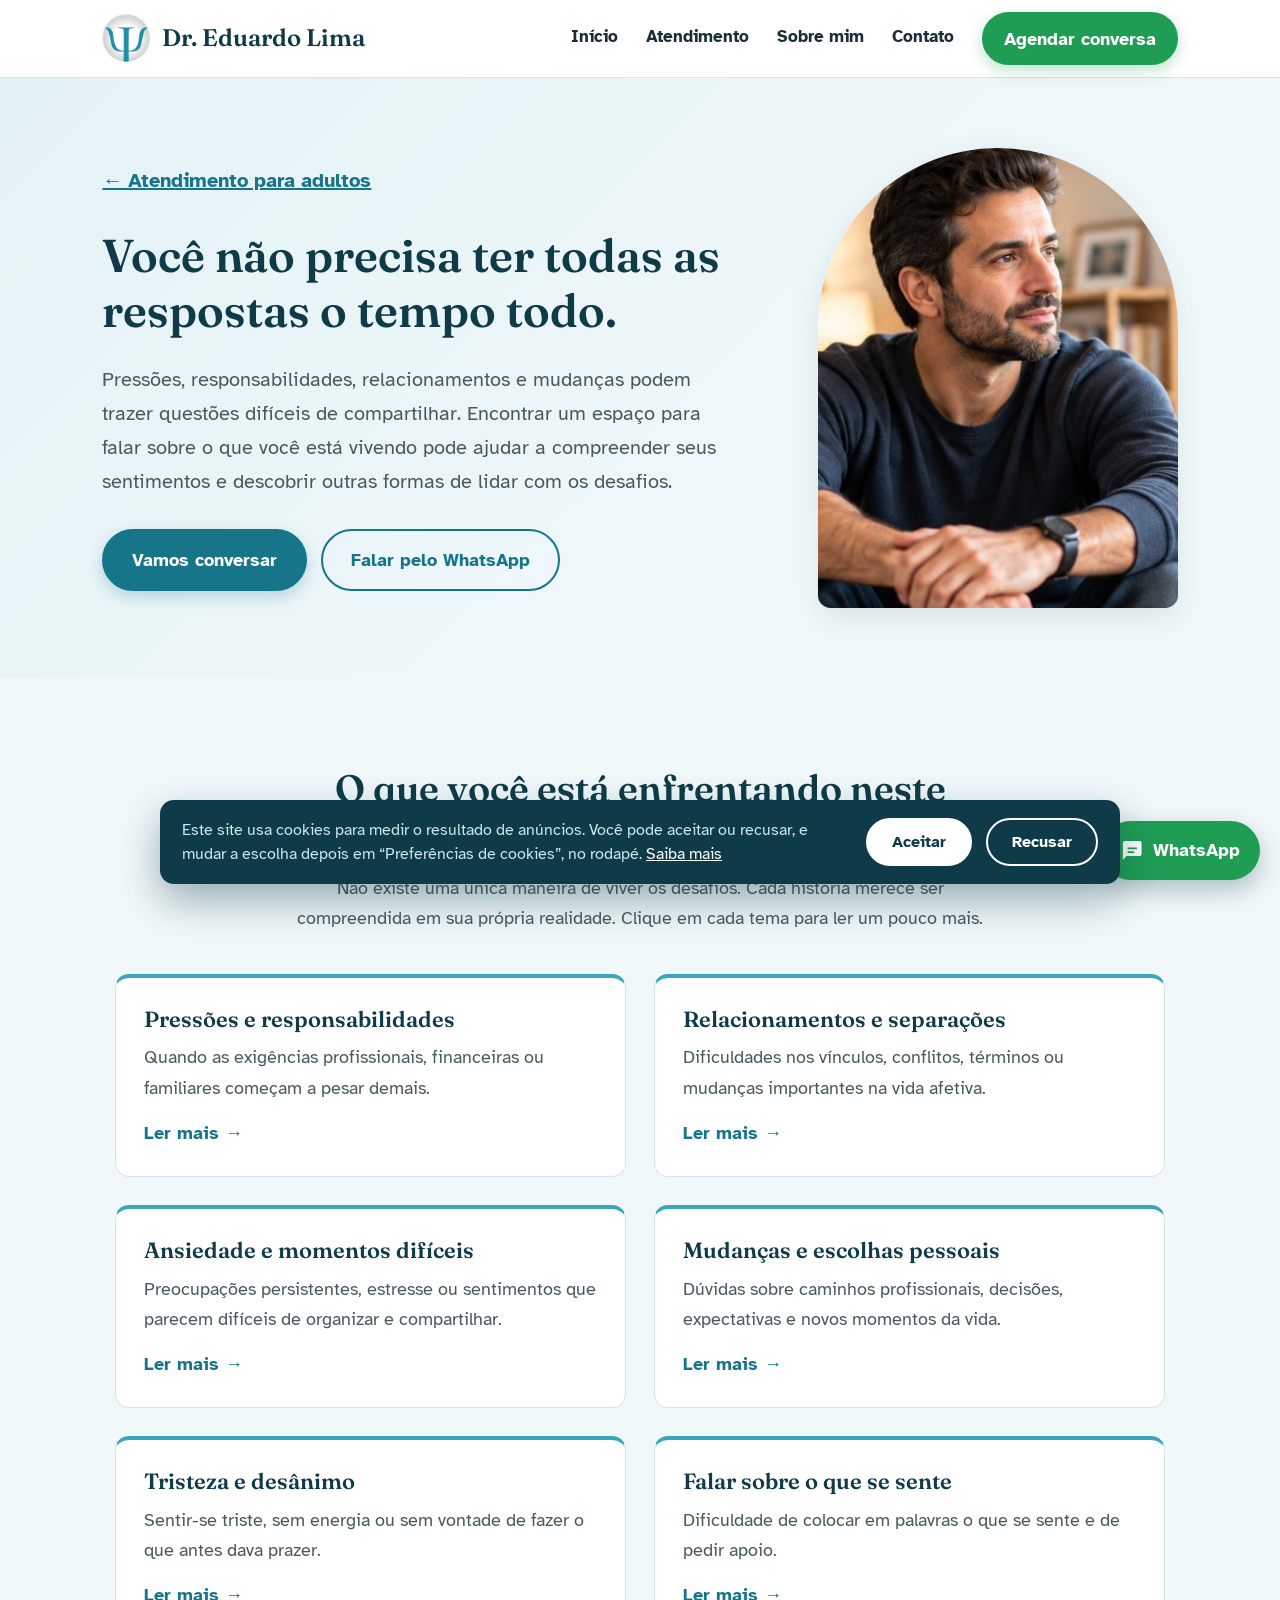
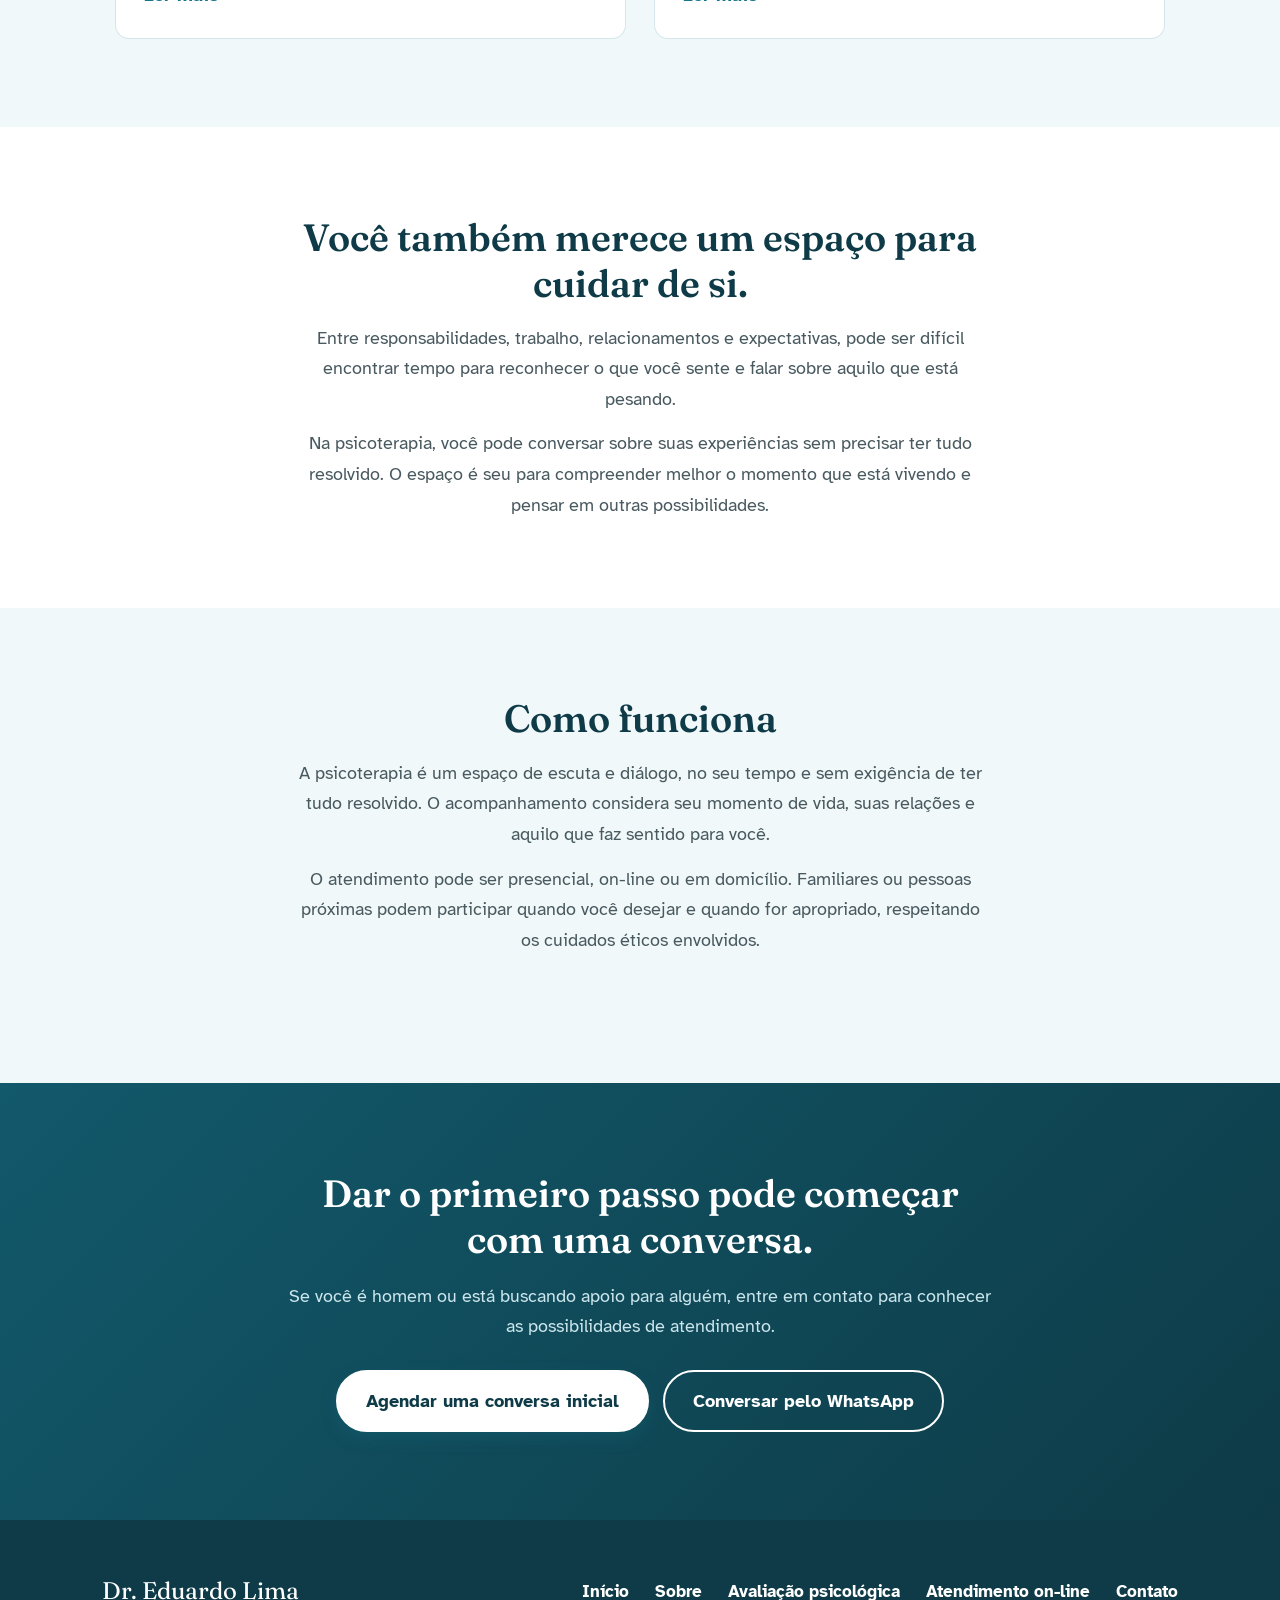
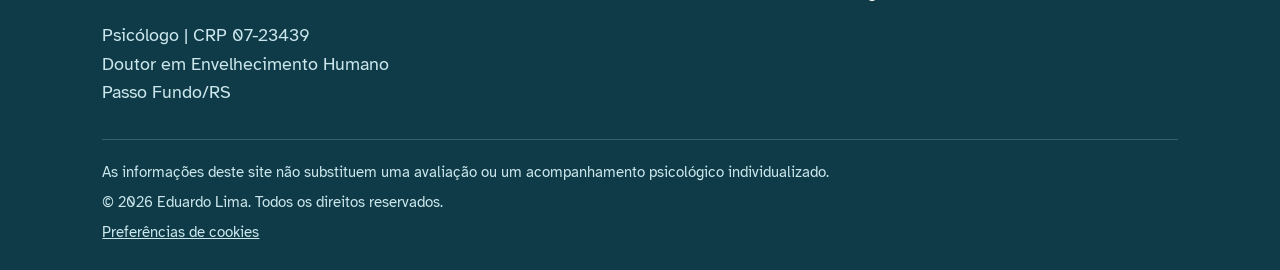
<file: pages/homens.html>
<!DOCTYPE html>
<html lang="pt-BR">
<head>
    <meta charset="UTF-8">
    <meta name="viewport" content="width=device-width, initial-scale=1.0">

    <title>Psicoterapia para Homens em Passo Fundo/RS | Eduardo Lima</title>
    <meta name="description" content="Atendimento psicológico para homens que buscam compreender melhor suas experiências, relacionamentos, pressões e desafios pessoais.">
    <meta name="theme-color" content="#17758a">
    <link rel="canonical" href="https://psicologoeduardolima.com.br/pages/homens.html">
    <meta property="og:type" content="website">
    <meta property="og:locale" content="pt_BR">
    <meta property="og:site_name" content="Dr. Eduardo Lima | Psicólogo">
    <meta property="og:title" content="Psicoterapia para Homens em Passo Fundo/RS | Eduardo Lima">
    <meta property="og:description" content="Atendimento psicológico para homens que buscam compreender melhor suas experiências, relacionamentos, pressões e desafios pessoais. Atendimento em Passo Fundo/RS e on-line.">
    <meta property="og:url" content="https://psicologoeduardolima.com.br/pages/homens.html">
    <meta property="og:image" content="https://psicologoeduardolima.com.br/img/compartilhar.png">
    <meta property="og:image:width" content="1200">
    <meta property="og:image:height" content="630">
    <meta property="og:image:alt" content="Dr. Eduardo Lima, psicólogo em Passo Fundo/RS">
    <meta name="twitter:card" content="summary_large_image">
    <link rel="icon" type="image/png" href="../img/simbolo.png">

    <link rel="preconnect" href="https://fonts.googleapis.com">
    <link rel="preconnect" href="https://fonts.gstatic.com" crossorigin>
    <link href="https://fonts.googleapis.com/css2?family=Atkinson+Hyperlegible:wght@400;700&family=Fraunces:wght@500;600&display=swap" rel="stylesheet">
    <link rel="stylesheet" href="../css/style.css">
</head>

<body>
    <a href="#principal" class="pular-conteudo">Pular para o conteúdo</a>

    <header>
        <a href="../index.html" class="marca"><img src="../img/simbolo.png" alt="" class="marca-simbolo" width="48" height="48">Dr. Eduardo Lima</a>
        <nav aria-label="Navegação principal">
            <a href="../index.html">Início</a>
            <a href="../index.html#atendimento">Atendimento</a>
            <a href="sobre.html">Sobre mim</a>
            <a href="contato.html">Contato</a>
            <a href="#" class="botao botao--zap" data-whatsapp>Agendar conversa</a>
        </nav>
    </header>

    <main id="principal">

        <section class="hero">
            <div class="hero-text">
                <p class="sobre-etiqueta"><a href="adultos.html">← Atendimento para adultos</a></p>
                <h1>Você não precisa ter todas as respostas o tempo todo.</h1>
                <p>Pressões, responsabilidades, relacionamentos e mudanças podem trazer questões difíceis de compartilhar. Encontrar um espaço para falar sobre o que você está vivendo pode ajudar a compreender seus sentimentos e descobrir outras formas de lidar com os desafios.</p>
                <div class="botoes">
                    <a href="contato.html" class="botao">Vamos conversar</a>
                    <a href="#" class="botao botao--secundario" data-whatsapp>Falar pelo WhatsApp</a>
                </div>
            </div>

            <div class="hero-image">
                <img src="../img/atendimento-homens.jpg" alt="Homem adulto em um momento de reflexão" width="360" height="460">
            </div>
        </section>

        <section class="servicos" id="temas-adultos">
            <div class="titulo-secao" data-revelar>
                <h2>O que você está enfrentando neste momento?</h2>
                <p>
                    Não existe uma única maneira de viver os desafios.
                    Cada história merece ser compreendida em sua própria
                    realidade. Clique em cada tema para ler um pouco mais.</p>
            </div>

            <div class="grade-servicos" data-revelar>
                <article class="cartao-servico cartao-tema">
                    <h3>Pressões e responsabilidades</h3>
                    <p>Quando as exigências profissionais, financeiras ou familiares começam a pesar demais.</p>
                    <div class="tema-detalhe" hidden>
                        <p>Sustentar a casa, render no trabalho, dar conta da família e ainda parecer firme pode virar um peso silencioso. Muitas vezes, não sobra espaço para dizer que está difícil.</p>
                        <p>Na psicoterapia, você pode falar sobre essas cobranças, separar o que é seu do que é expectativa dos outros e pensar em formas de lidar com a carga sem se esgotar.</p>
                    </div>
                </article>
                <article class="cartao-servico cartao-tema">
                    <h3>Relacionamentos e separações</h3>
                    <p>Dificuldades nos vínculos, conflitos, términos ou mudanças importantes na vida afetiva.</p>
                    <div class="tema-detalhe" hidden>
                        <p>Conflitos com a pessoa com quem se vive, términos, divórcios e a distância de filhos ou da família mexem com a identidade e com a rotina.</p>
                        <p>É um espaço para falar com franqueza sobre o que aconteceu e o que você sente, sem julgamentos, e para pensar em como seguir.</p>
                    </div>
                </article>
                <article class="cartao-servico cartao-tema">
                    <h3>Ansiedade e momentos difíceis</h3>
                    <p>Preocupações persistentes, estresse ou sentimentos que parecem difíceis de organizar e compartilhar.</p>
                    <div class="tema-detalhe" hidden>
                        <p>Preocupação constante, irritação, dificuldade para dormir ou uma tensão que não passa são sinais de que algo precisa de atenção, mesmo quando se tenta seguir normalmente.</p>
                        <p>Conversar ajuda a entender de onde isso vem e a encontrar formas de lidar, no seu ritmo.</p>
                    </div>
                </article>
                <article class="cartao-servico cartao-tema">
                    <h3>Mudanças e escolhas pessoais</h3>
                    <p>Dúvidas sobre caminhos profissionais, decisões, expectativas e novos momentos da vida.</p>
                    <div class="tema-detalhe" hidden>
                        <p>Mudar de emprego, perder um, aposentar-se, rever planos ou questionar o caminho que se está seguindo são momentos que pedem reflexão.</p>
                        <p>A psicoterapia é um espaço para olhar com calma para as suas escolhas, para o que importa para você e para o que pode ser diferente.</p>
                    </div>
                </article>
                <article class="cartao-servico cartao-tema">
                    <h3>Tristeza e desânimo</h3>
                    <p>Sentir-se triste, sem energia ou sem vontade de fazer o que antes dava prazer.</p>
                    <div class="tema-detalhe" hidden>
                        <p>Sentir-se triste, sem energia ou sem vontade de fazer o que antes agradava é mais comum do que parece. Não é sinal de fraqueza, e merece atenção, principalmente quando dura muito tempo ou atrapalha o dia a dia.</p>
                        <p>Conversar sobre o que você está sentindo é um primeiro passo para compreender o que está acontecendo. Quando for importante, também é possível buscar o acompanhamento de outros profissionais de saúde, como médicos.</p>
                        <p>Se você estiver com pensamentos de não querer mais viver, procure ajuda agora: ligue para o CVV, no 188 (gratuito, 24 horas), ou para o SAMU, no 192.</p>
                    </div>
                </article>
                <article class="cartao-servico cartao-tema">
                    <h3>Falar sobre o que se sente</h3>
                    <p>Dificuldade de colocar em palavras o que se sente e de pedir apoio.</p>
                    <div class="tema-detalhe" hidden>
                        <p>Muita gente aprende, desde cedo, a guardar o que sente e a resolver tudo sozinho. Com o tempo, isso pode deixar o peso maior e as relações mais distantes.</p>
                        <p>A psicoterapia oferece um espaço sem cobrança para colocar em palavras o que se sente e aprender, no seu tempo, outras formas de se expressar e de pedir apoio.</p>
                    </div>
                </article>
            </div>
        </section>

        <section class="escolha-publico" data-revelar>
            <div class="escolha-texto">
                <h2>Você também merece um espaço para cuidar de si.</h2>
                <p>Entre responsabilidades, trabalho, relacionamentos e expectativas, pode ser difícil encontrar tempo para reconhecer o que você sente e falar sobre aquilo que está pesando.</p>
                <p>Na psicoterapia, você pode conversar sobre suas experiências sem precisar ter tudo resolvido. O espaço é seu para compreender melhor o momento que está vivendo e pensar em outras possibilidades.</p>
            </div>
        </section>

        <section class="servicos" data-revelar>
            <div class="escolha-texto">
                <h2>Como funciona</h2>
                <p>A psicoterapia é um espaço de escuta e diálogo, no seu tempo e sem exigência de ter tudo resolvido. O acompanhamento considera seu momento de vida, suas relações e aquilo que faz sentido para você.</p>
                <p>O atendimento pode ser presencial, on-line ou em domicílio. Familiares ou pessoas próximas podem participar quando você desejar e quando for apropriado, respeitando os cuidados éticos envolvidos.</p>
            </div>
        </section>

        <section class="convite-contato" data-revelar>
            <div class="conteudo-convite">
                <h2>Dar o primeiro passo pode começar com uma conversa.</h2>
                <p>Se você é homem ou está buscando apoio para alguém, entre em contato para conhecer as possibilidades de atendimento.</p>
                <div class="botoes">
                    <a href="contato.html?publico=mim" class="botao-contato">Agendar uma conversa inicial</a>
                    <a href="#" class="botao botao--secundario" data-whatsapp>Conversar pelo WhatsApp</a>
                </div>
            </div>
        </section>

    </main>

    <footer class="rodape">
        <div class="conteudo-rodape">
            <div class="identificacao-rodape">
                <p class="nome-rodape">Dr. Eduardo Lima</p>
                <p>Psicólogo | CRP 07-23439</p>
                <p>Doutor em Envelhecimento Humano</p>
                <p>Passo Fundo/RS</p>
            </div>
            <nav class="links-rodape" aria-label="Navegação do rodapé">
                <a href="../index.html">Início</a>
                <a href="sobre.html">Sobre</a>
                <a href="avaliacao.html">Avaliação psicológica</a>
                <a href="online.html">Atendimento on-line</a>
                <a href="contato.html">Contato</a>
            </nav>
        </div>
        <div class="direitos-rodape">
            <p>As informações deste site não substituem uma avaliação ou um acompanhamento psicológico individualizado.</p>
            <p>&copy; 2026 Eduardo Lima. Todos os direitos reservados.</p>
        </div>
    </footer>

<script src="../js/script.js"></script>
</body>
</html>
</file>
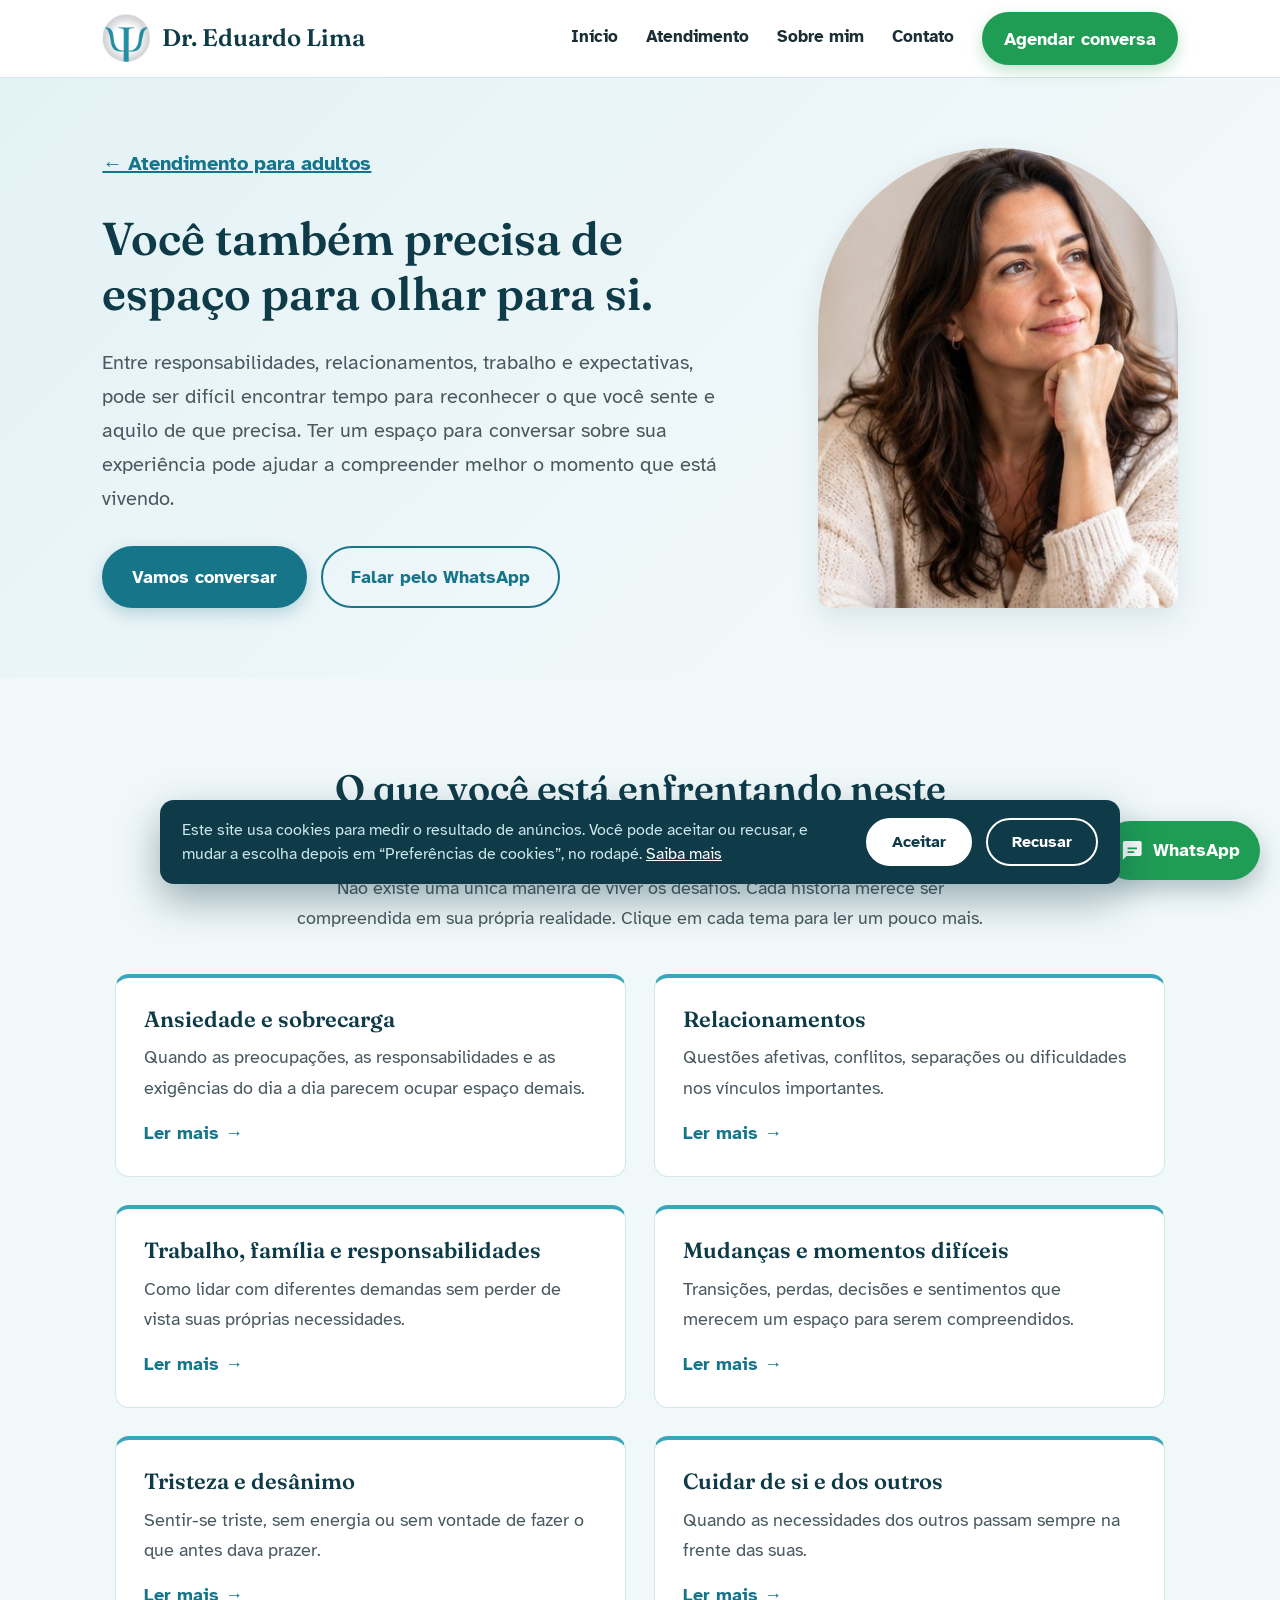
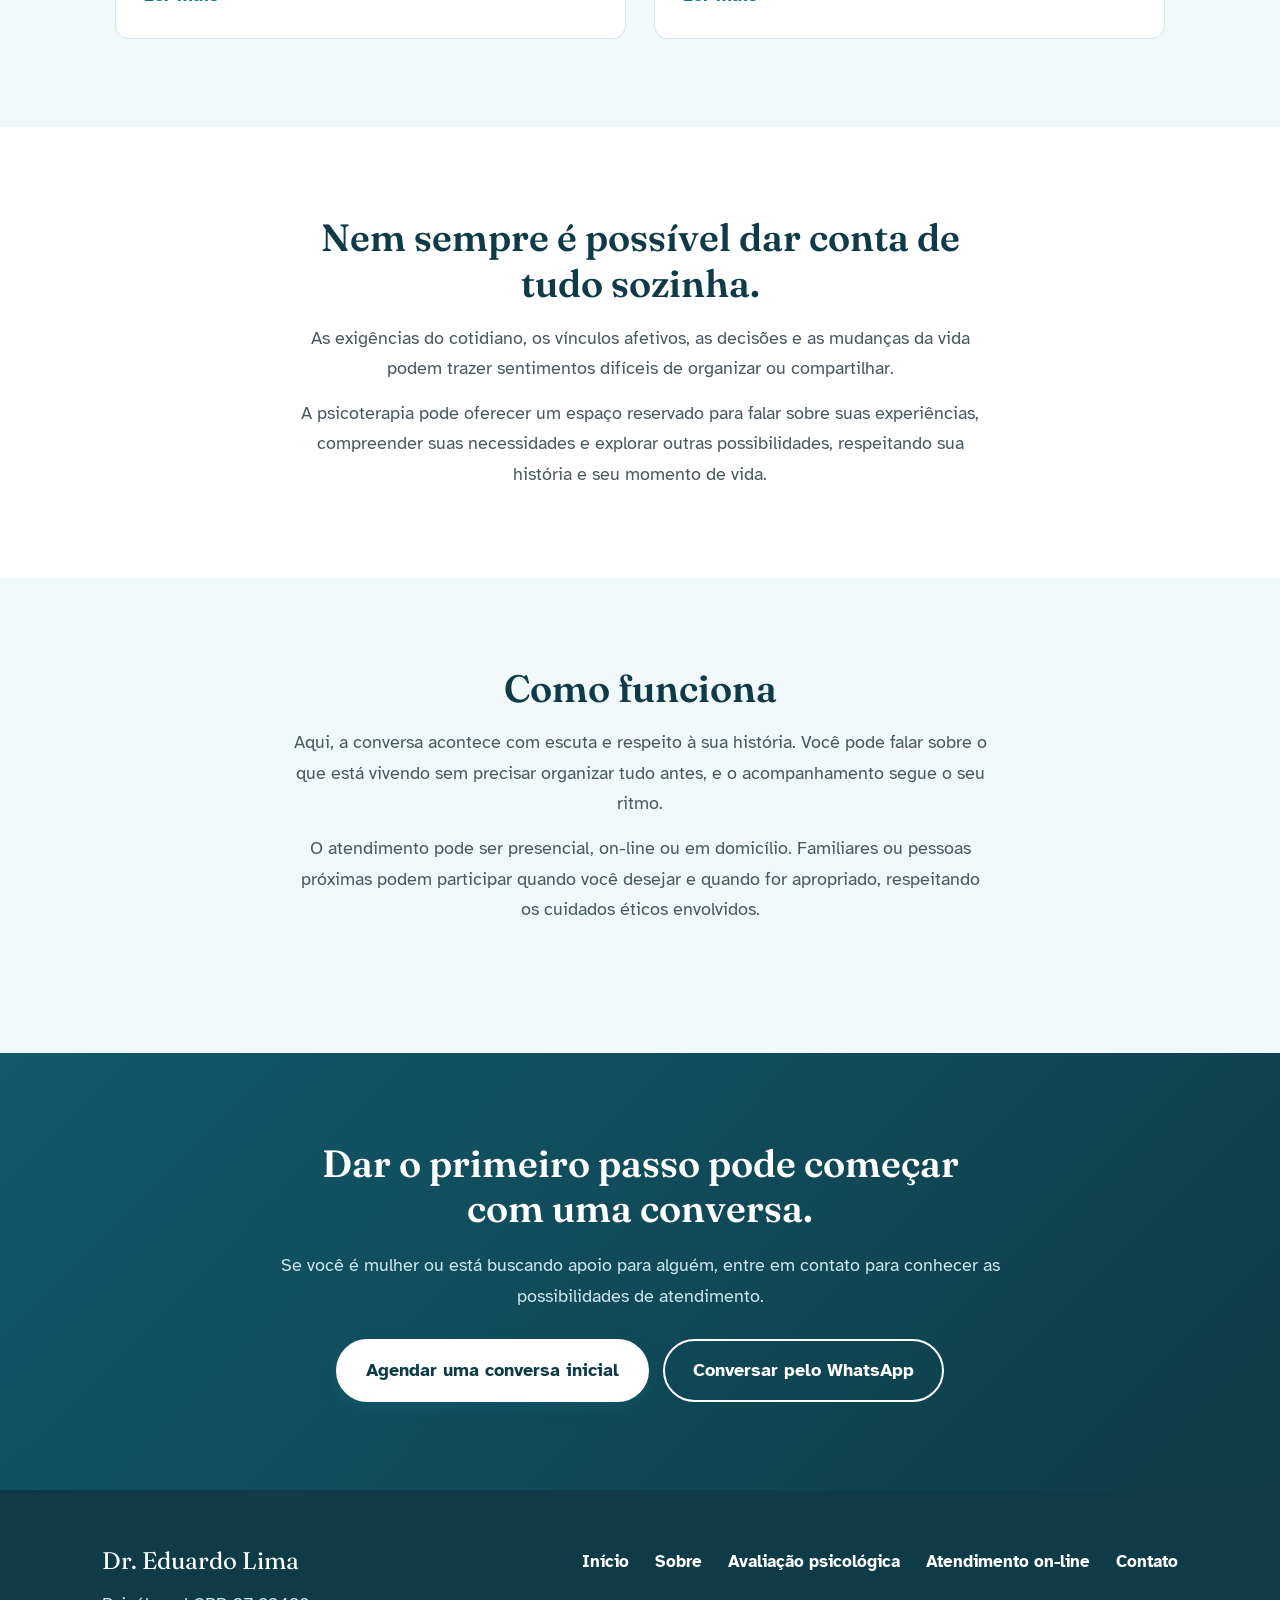
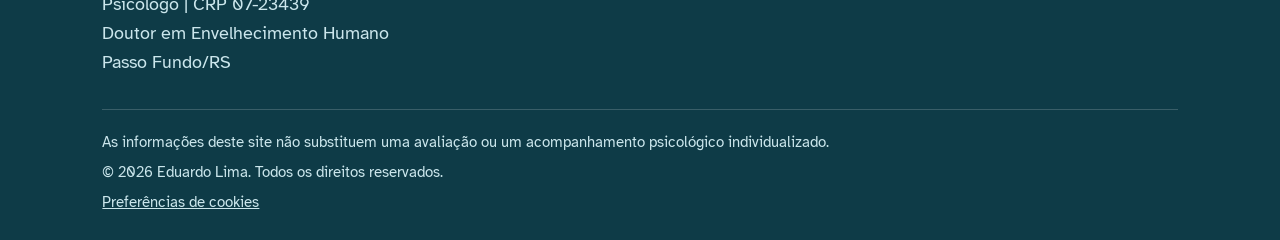
<file: pages/mulheres.html>
<!DOCTYPE html>
<html lang="pt-BR">
<head>
    <meta charset="UTF-8">
    <meta name="viewport" content="width=device-width, initial-scale=1.0">

    <title>Psicoterapia para Mulheres em Passo Fundo/RS | Eduardo Lima</title>
    <meta name="description" content="Atendimento psicológico para mulheres que buscam um espaço para conversar sobre suas experiências, relacionamentos, responsabilidades e mudanças na vida.">
    <meta name="theme-color" content="#17758a">
    <link rel="canonical" href="https://psicologoeduardolima.com.br/pages/mulheres.html">
    <meta property="og:type" content="website">
    <meta property="og:locale" content="pt_BR">
    <meta property="og:site_name" content="Dr. Eduardo Lima | Psicólogo">
    <meta property="og:title" content="Psicoterapia para Mulheres em Passo Fundo/RS | Eduardo Lima">
    <meta property="og:description" content="Atendimento psicológico para mulheres que buscam um espaço para conversar sobre suas experiências, relacionamentos, responsabilidades e mudanças na vida. Atendimento em Passo Fundo/RS e on-line.">
    <meta property="og:url" content="https://psicologoeduardolima.com.br/pages/mulheres.html">
    <meta property="og:image" content="https://psicologoeduardolima.com.br/img/compartilhar.png">
    <meta property="og:image:width" content="1200">
    <meta property="og:image:height" content="630">
    <meta property="og:image:alt" content="Dr. Eduardo Lima, psicólogo em Passo Fundo/RS">
    <meta name="twitter:card" content="summary_large_image">
    <link rel="icon" type="image/png" href="../img/simbolo.png">

    <link rel="preconnect" href="https://fonts.googleapis.com">
    <link rel="preconnect" href="https://fonts.gstatic.com" crossorigin>
    <link href="https://fonts.googleapis.com/css2?family=Atkinson+Hyperlegible:wght@400;700&family=Fraunces:wght@500;600&display=swap" rel="stylesheet">
    <link rel="stylesheet" href="../css/style.css">
</head>

<body>
    <a href="#principal" class="pular-conteudo">Pular para o conteúdo</a>

    <header>
        <a href="../index.html" class="marca"><img src="../img/simbolo.png" alt="" class="marca-simbolo" width="48" height="48">Dr. Eduardo Lima</a>
        <nav aria-label="Navegação principal">
            <a href="../index.html">Início</a>
            <a href="../index.html#atendimento">Atendimento</a>
            <a href="sobre.html">Sobre mim</a>
            <a href="contato.html">Contato</a>
            <a href="#" class="botao botao--zap" data-whatsapp>Agendar conversa</a>
        </nav>
    </header>

    <main id="principal">

        <section class="hero">
            <div class="hero-text">
                <p class="sobre-etiqueta"><a href="adultos.html">← Atendimento para adultos</a></p>
                <h1>Você também precisa de espaço para olhar para si.</h1>
                <p>Entre responsabilidades, relacionamentos, trabalho e expectativas, pode ser difícil encontrar tempo para reconhecer o que você sente e aquilo de que precisa. Ter um espaço para conversar sobre sua experiência pode ajudar a compreender melhor o momento que está vivendo.</p>
                <div class="botoes">
                    <a href="contato.html" class="botao">Vamos conversar</a>
                    <a href="#" class="botao botao--secundario" data-whatsapp>Falar pelo WhatsApp</a>
                </div>
            </div>

            <div class="hero-image">
                <img src="../img/atendimento-mulheres.jpg" alt="Mulher adulta em um momento de reflexão" width="360" height="460">
            </div>
        </section>

        <section class="servicos" id="temas-adultos">
            <div class="titulo-secao" data-revelar>
                <h2>O que você está enfrentando neste momento?</h2>
                <p>
                    Não existe uma única maneira de viver os desafios.
                    Cada história merece ser compreendida em sua própria
                    realidade. Clique em cada tema para ler um pouco mais.</p>
            </div>

            <div class="grade-servicos" data-revelar>
                <article class="cartao-servico cartao-tema">
                    <h3>Ansiedade e sobrecarga</h3>
                    <p>Quando as preocupações, as responsabilidades e as exigências do dia a dia parecem ocupar espaço demais.</p>
                    <div class="tema-detalhe" hidden>
                        <p>Dar conta do trabalho, da casa, dos filhos, dos cuidados com os outros e ainda das próprias expectativas pode deixar a cabeça sempre cheia e o corpo sempre em alerta.</p>
                        <p>Na psicoterapia, você pode olhar para essa sobrecarga, entender o que está pesando e pensar em como dividir e priorizar de um jeito que faça sentido para você.</p>
                    </div>
                </article>
                <article class="cartao-servico cartao-tema">
                    <h3>Relacionamentos</h3>
                    <p>Questões afetivas, conflitos, separações ou dificuldades nos vínculos importantes.</p>
                    <div class="tema-detalhe" hidden>
                        <p>Questões afetivas, conflitos, separações e dificuldades nos vínculos importantes podem trazer insegurança, mágoa e dúvidas sobre si.</p>
                        <p>É um espaço para falar com liberdade sobre o que você vive e deseja nas suas relações, sem julgamentos.</p>
                    </div>
                </article>
                <article class="cartao-servico cartao-tema">
                    <h3>Trabalho, família e responsabilidades</h3>
                    <p>Como lidar com diferentes demandas sem perder de vista suas próprias necessidades.</p>
                    <div class="tema-detalhe" hidden>
                        <p>Equilibrar carreira, família e vida pessoal costuma exigir muito, e nem sempre sobra tempo para perguntar o que você precisa.</p>
                        <p>Conversar com um psicólogo ajuda a reconhecer suas necessidades e a pensar em formas de cuidar delas sem deixar de lado o que é importante para você.</p>
                    </div>
                </article>
                <article class="cartao-servico cartao-tema">
                    <h3>Mudanças e momentos difíceis</h3>
                    <p>Transições, perdas, decisões e sentimentos que merecem um espaço para serem compreendidos.</p>
                    <div class="tema-detalhe" hidden>
                        <p>Transições, perdas e decisões importantes trazem sentimentos intensos e nem sempre fáceis de compartilhar.</p>
                        <p>Aqui você pode dar espaço a esses sentimentos e encontrar apoio para atravessar o momento, no seu ritmo.</p>
                    </div>
                </article>
                <article class="cartao-servico cartao-tema">
                    <h3>Tristeza e desânimo</h3>
                    <p>Sentir-se triste, sem energia ou sem vontade de fazer o que antes dava prazer.</p>
                    <div class="tema-detalhe" hidden>
                        <p>Sentir-se triste, sem energia ou sem vontade de fazer o que antes agradava é mais comum do que parece. Não é fraqueza, e merece atenção, principalmente quando dura muito tempo ou atrapalha o dia a dia.</p>
                        <p>Conversar sobre o que você está sentindo é um primeiro passo para compreender o que está acontecendo. Quando for importante, também é possível buscar o acompanhamento de outros profissionais de saúde, como médicos.</p>
                        <p>Se você estiver com pensamentos de não querer mais viver, procure ajuda agora: ligue para o CVV, no 188 (gratuito, 24 horas), ou para o SAMU, no 192.</p>
                    </div>
                </article>
                <article class="cartao-servico cartao-tema">
                    <h3>Cuidar de si e dos outros</h3>
                    <p>Quando as necessidades dos outros passam sempre na frente das suas.</p>
                    <div class="tema-detalhe" hidden>
                        <p>Muitas mulheres colocam as próprias necessidades por último, entre os cuidados com todos à sua volta. Com o tempo, isso pode gerar cansaço, culpa e a sensação de se perder de si.</p>
                        <p>Na psicoterapia, você pode redescobrir o que deseja, reconhecer limites e construir um cuidado mais equilibrado, para você e para quem você ama.</p>
                    </div>
                </article>
            </div>
        </section>

        <section class="escolha-publico" data-revelar>
            <div class="escolha-texto">
                <h2>Nem sempre é possível dar conta de tudo sozinha.</h2>
                <p>As exigências do cotidiano, os vínculos afetivos, as decisões e as mudanças da vida podem trazer sentimentos difíceis de organizar ou compartilhar.</p>
                <p>A psicoterapia pode oferecer um espaço reservado para falar sobre suas experiências, compreender suas necessidades e explorar outras possibilidades, respeitando sua história e seu momento de vida.</p>
            </div>
        </section>

        <section class="servicos" data-revelar>
            <div class="escolha-texto">
                <h2>Como funciona</h2>
                <p>Aqui, a conversa acontece com escuta e respeito à sua história. Você pode falar sobre o que está vivendo sem precisar organizar tudo antes, e o acompanhamento segue o seu ritmo.</p>
                <p>O atendimento pode ser presencial, on-line ou em domicílio. Familiares ou pessoas próximas podem participar quando você desejar e quando for apropriado, respeitando os cuidados éticos envolvidos.</p>
            </div>
        </section>

        <section class="convite-contato" data-revelar>
            <div class="conteudo-convite">
                <h2>Dar o primeiro passo pode começar com uma conversa.</h2>
                <p>Se você é mulher ou está buscando apoio para alguém, entre em contato para conhecer as possibilidades de atendimento.</p>
                <div class="botoes">
                    <a href="contato.html?publico=mim" class="botao-contato">Agendar uma conversa inicial</a>
                    <a href="#" class="botao botao--secundario" data-whatsapp>Conversar pelo WhatsApp</a>
                </div>
            </div>
        </section>

    </main>

    <footer class="rodape">
        <div class="conteudo-rodape">
            <div class="identificacao-rodape">
                <p class="nome-rodape">Dr. Eduardo Lima</p>
                <p>Psicólogo | CRP 07-23439</p>
                <p>Doutor em Envelhecimento Humano</p>
                <p>Passo Fundo/RS</p>
            </div>
            <nav class="links-rodape" aria-label="Navegação do rodapé">
                <a href="../index.html">Início</a>
                <a href="sobre.html">Sobre</a>
                <a href="avaliacao.html">Avaliação psicológica</a>
                <a href="online.html">Atendimento on-line</a>
                <a href="contato.html">Contato</a>
            </nav>
        </div>
        <div class="direitos-rodape">
            <p>As informações deste site não substituem uma avaliação ou um acompanhamento psicológico individualizado.</p>
            <p>&copy; 2026 Eduardo Lima. Todos os direitos reservados.</p>
        </div>
    </footer>

<script src="../js/script.js"></script>
</body>
</html>
</file>
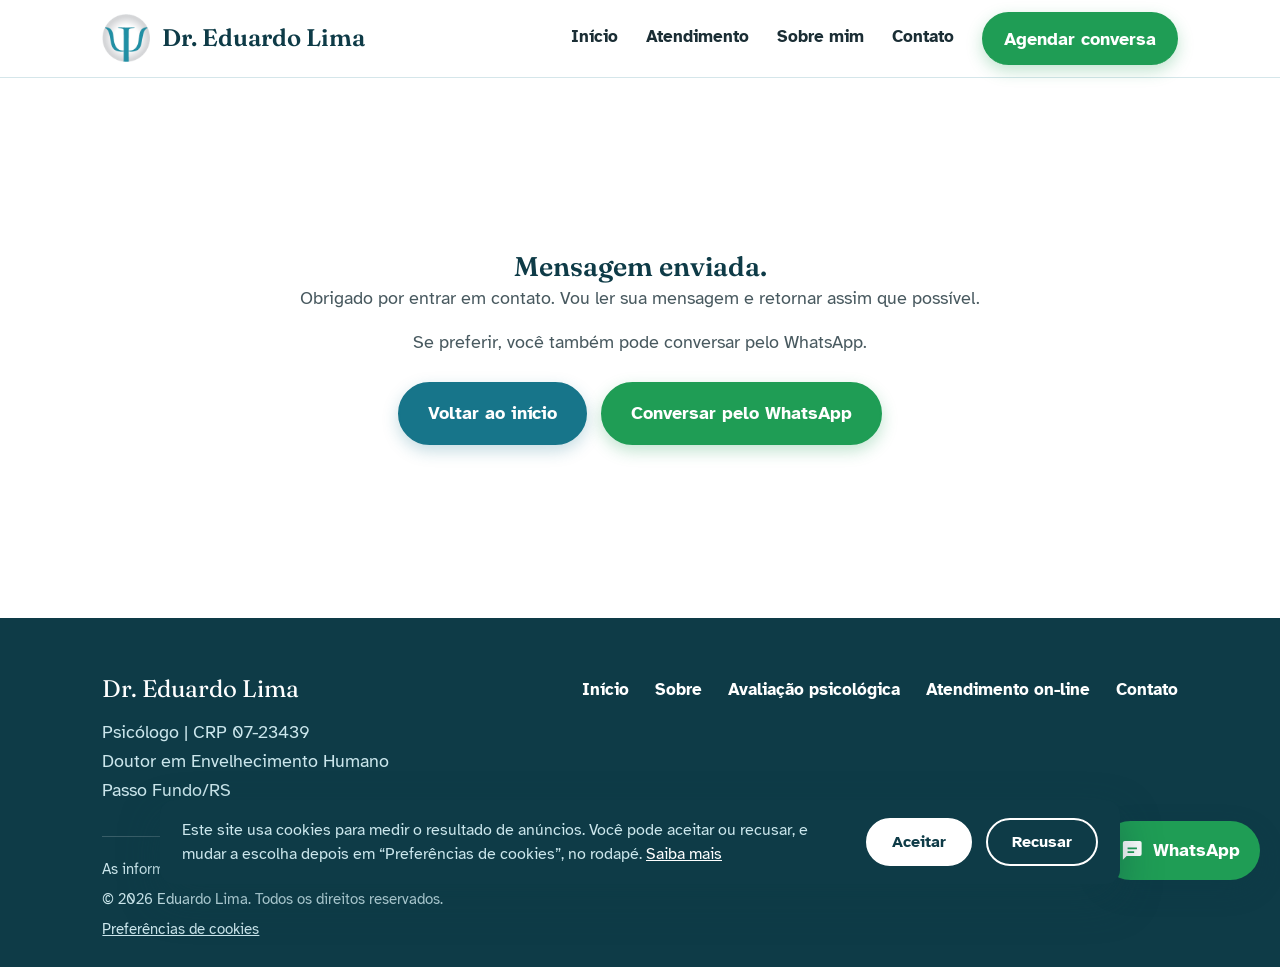
<file: pages/obrigado.html>
<!DOCTYPE html>
<html lang="pt-BR">
<head>
    <meta charset="UTF-8">
    <meta name="viewport" content="width=device-width, initial-scale=1.0">
    <meta name="robots" content="noindex">

    <title>Mensagem enviada | Eduardo Lima — Psicólogo</title>
    <meta name="theme-color" content="#17758a">
    <link rel="icon" type="image/png" href="../img/simbolo.png">

    <link rel="preconnect" href="https://fonts.googleapis.com">
    <link rel="preconnect" href="https://fonts.gstatic.com" crossorigin>
    <link href="https://fonts.googleapis.com/css2?family=Atkinson+Hyperlegible:wght@400;700&family=Fraunces:wght@500;600&display=swap" rel="stylesheet">
    <link rel="stylesheet" href="../css/style.css">
    <!-- Google tag (gtag.js) -->
<script async src="https://www.googletagmanager.com/gtag/js?id=AW-18526028782">
</script>
<script>
  window.dataLayer = window.dataLayer || [];
  function gtag(){dataLayer.push(arguments);}
  gtag('js', new Date());

  gtag('config', 'AW-18526028782');
</script>
    <!-- Event snippet for Enviar formulário de lead (1) conversion page -->
<script>
  gtag('event', 'conversion', {'send_to': 'AW-18526028782/wrmOCN76q6UdEO6H84FF'});
</script>

</head>

<body>
    <a href="#principal" class="pular-conteudo">Pular para o conteúdo</a>

    <header>
        <a href="../index.html" class="marca"><img src="../img/simbolo.png" alt="" class="marca-simbolo" width="48" height="48">Dr. Eduardo Lima</a>
        <nav aria-label="Navegação principal">
            <a href="../index.html">Início</a>
            <a href="../index.html#atendimento">Atendimento</a>
            <a href="sobre.html">Sobre mim</a>
            <a href="contato.html">Contato</a>
            <a href="#" class="botao botao--zap" data-whatsapp>Agendar conversa</a>
        </nav>
    </header>

    <main id="principal">
        <section class="escolha-publico" style="min-height:60vh;display:grid;align-content:center">
            <div class="escolha-texto" style="margin-bottom:0">
                <h1>Mensagem enviada.</h1>
                <p>
                    Obrigado por entrar em contato. Vou ler sua mensagem e
                    retornar assim que possível.
                </p>
                <p>Se preferir, você também pode conversar pelo WhatsApp.</p>
                <div class="botoes" style="justify-content:center;margin-top:24px">
                    <a href="../index.html" class="botao">Voltar ao início</a>
                    <a href="#" class="botao botao--zap" data-whatsapp>Conversar pelo WhatsApp</a>
                </div>
            </div>
        </section>
    </main>

    <footer class="rodape">
        <div class="conteudo-rodape">
            <div class="identificacao-rodape">
                <p class="nome-rodape">Dr. Eduardo Lima</p>
                <p>Psicólogo | CRP 07-23439</p>
                <p>Doutor em Envelhecimento Humano</p>
                <p>Passo Fundo/RS</p>
            </div>
            <nav class="links-rodape" aria-label="Navegação do rodapé">
                <a href="../index.html">Início</a>
                <a href="sobre.html">Sobre</a>
                <a href="avaliacao.html">Avaliação psicológica</a>
                <a href="online.html">Atendimento on-line</a>
                <a href="contato.html">Contato</a>
            </nav>
        </div>
        <div class="direitos-rodape">
            <p>As informações deste site não substituem uma avaliação ou um acompanhamento psicológico individualizado.</p>
            <p>&copy; 2026 Eduardo Lima. Todos os direitos reservados.</p>
        </div>
    </footer>

<script src="../js/script.js"></script>
</body>
</html>
</file>
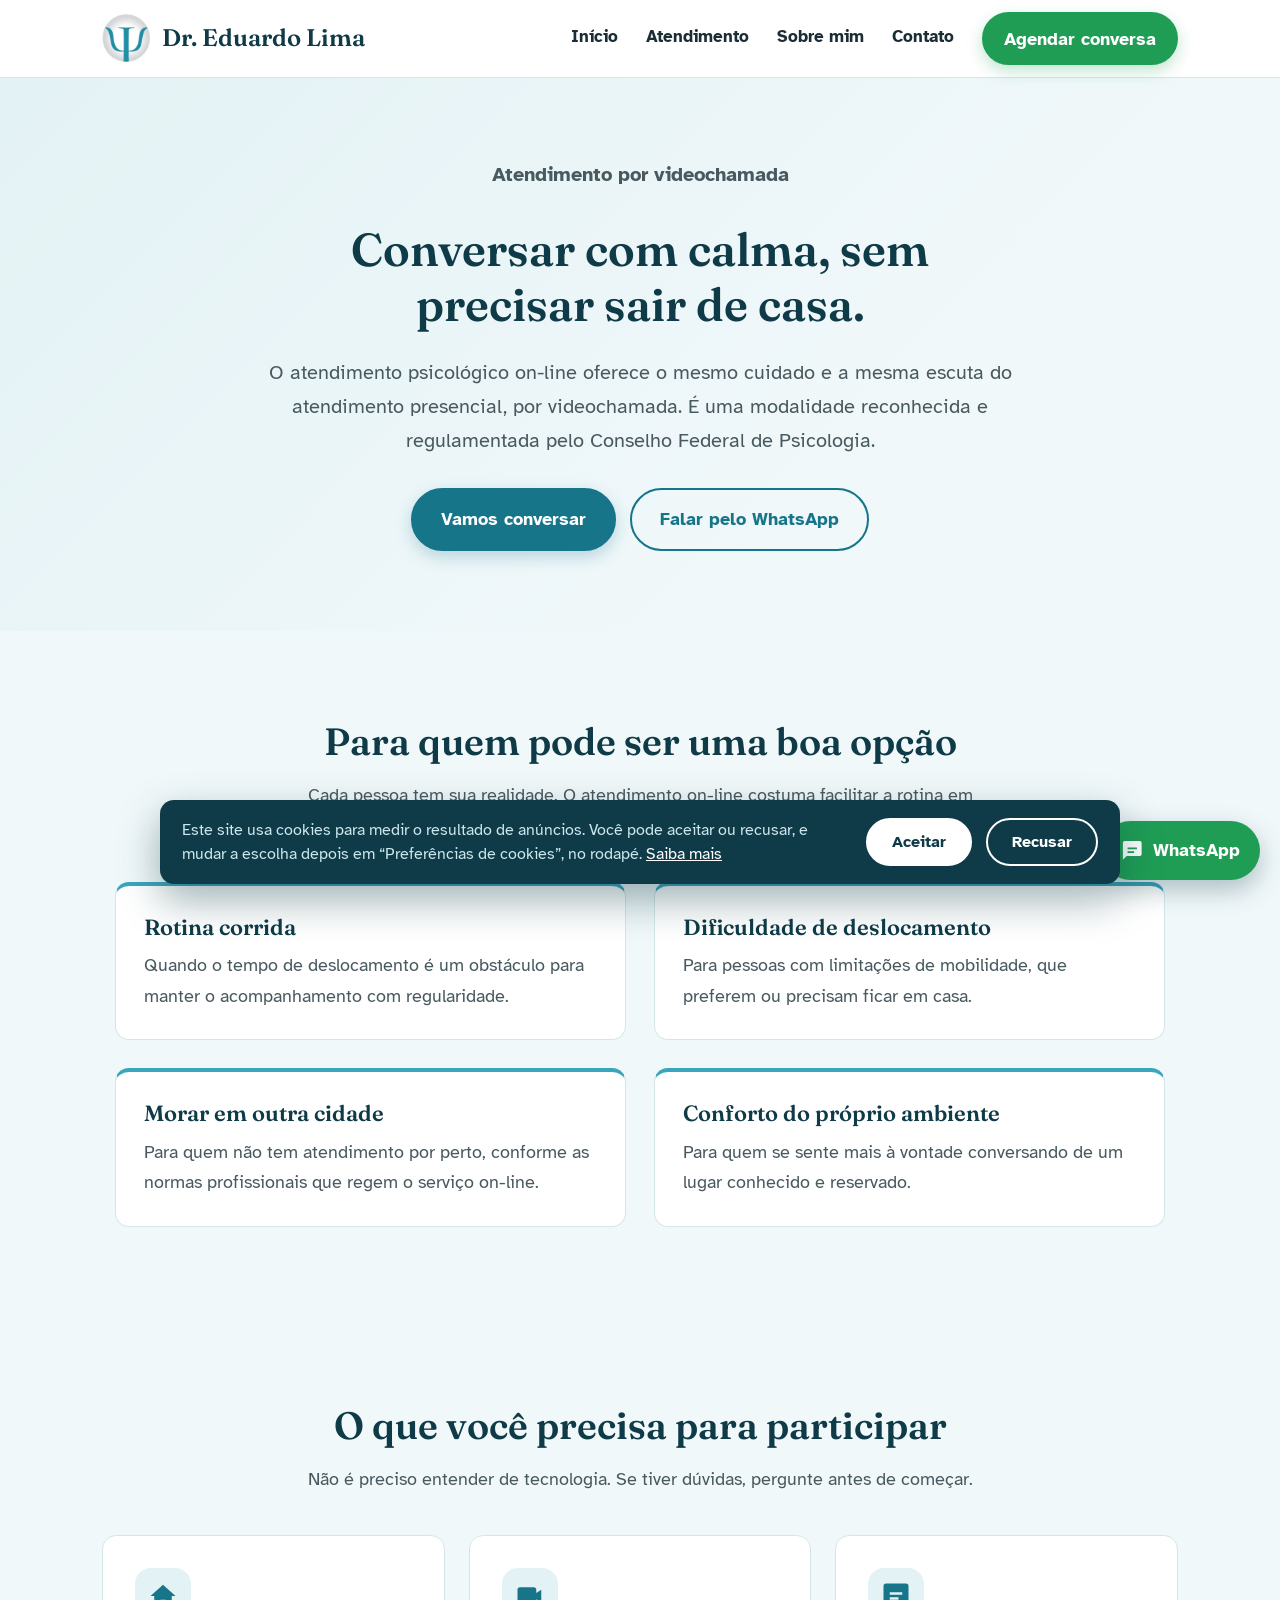
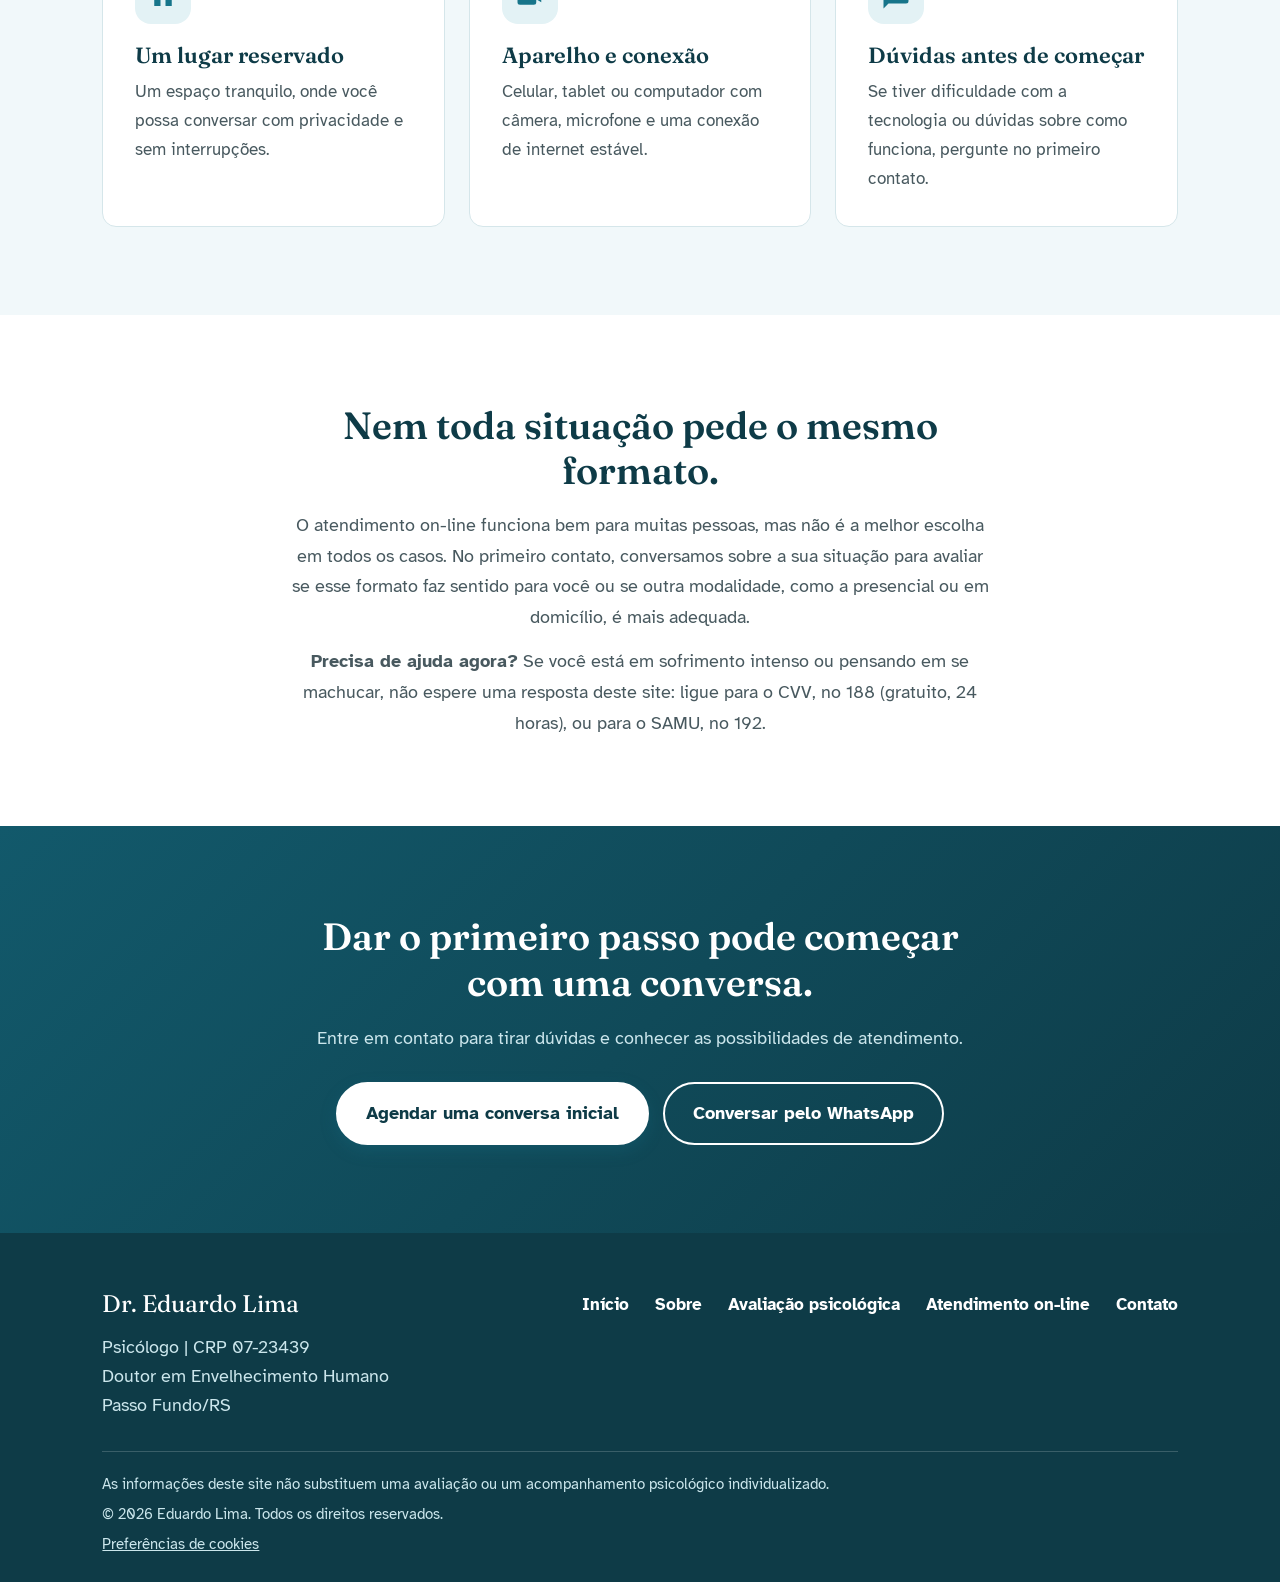
<file: pages/online.html>
<!DOCTYPE html>
<html lang="pt-BR">
<head>
    <meta charset="UTF-8">
    <meta name="viewport" content="width=device-width, initial-scale=1.0">

    <title>Psicoterapia On-line | Eduardo Lima, Psicólogo em Passo Fundo/RS</title>
    <meta name="description" content="Atendimento psicológico on-line por videochamada, para quem prefere conversar sem sair de casa. Conheça como funciona. Atendimento em Passo Fundo/RS e on-line.">
    <meta name="theme-color" content="#17758a">
    <link rel="canonical" href="https://psicologoeduardolima.com.br/pages/online.html">
    <meta property="og:type" content="website">
    <meta property="og:locale" content="pt_BR">
    <meta property="og:site_name" content="Dr. Eduardo Lima | Psicólogo">
    <meta property="og:title" content="Psicoterapia On-line | Eduardo Lima, Psicólogo em Passo Fundo/RS">
    <meta property="og:description" content="Atendimento psicológico on-line por videochamada, para quem prefere conversar sem sair de casa. Conheça como funciona. Atendimento em Passo Fundo/RS e on-line.">
    <meta property="og:url" content="https://psicologoeduardolima.com.br/pages/online.html">
    <meta property="og:image" content="https://psicologoeduardolima.com.br/img/compartilhar.png">
    <meta property="og:image:width" content="1200">
    <meta property="og:image:height" content="630">
    <meta property="og:image:alt" content="Dr. Eduardo Lima, psicólogo em Passo Fundo/RS">
    <meta name="twitter:card" content="summary_large_image">
    <link rel="icon" type="image/png" href="../img/simbolo.png">

    <link rel="preconnect" href="https://fonts.googleapis.com">
    <link rel="preconnect" href="https://fonts.gstatic.com" crossorigin>
    <link href="https://fonts.googleapis.com/css2?family=Atkinson+Hyperlegible:wght@400;700&family=Fraunces:wght@500;600&display=swap" rel="stylesheet">
    <link rel="stylesheet" href="../css/style.css">
</head>

<body>
    <a href="#principal" class="pular-conteudo">Pular para o conteúdo</a>

    <header>
        <a href="../index.html" class="marca"><img src="../img/simbolo.png" alt="" class="marca-simbolo" width="48" height="48">Dr. Eduardo Lima</a>
        <nav aria-label="Navegação principal">
            <a href="../index.html">Início</a>
            <a href="../index.html#atendimento">Atendimento</a>
            <a href="sobre.html">Sobre mim</a>
            <a href="contato.html">Contato</a>
            <a href="#" class="botao botao--zap" data-whatsapp>Agendar conversa</a>
        </nav>
    </header>

    <main id="principal">

        <section class="hero hero--sem-imagem">
            <div class="hero-text">
                <p class="sobre-etiqueta">Atendimento por videochamada</p>
                <h1>Conversar com calma, sem precisar sair de casa.</h1>
                <p>
                    O atendimento psicológico on-line oferece o mesmo cuidado e
                    a mesma escuta do atendimento presencial, por videochamada.
                    É uma modalidade reconhecida e regulamentada pelo Conselho
                    Federal de Psicologia.
                </p>
                <div class="botoes">
                    <a href="contato.html" class="botao">Vamos conversar</a>
                    <a href="#" class="botao botao--secundario" data-whatsapp>Falar pelo WhatsApp</a>
                </div>
            </div>
        </section>

        <section class="servicos">
            <div class="titulo-secao" data-revelar>
                <h2>Para quem pode ser uma boa opção</h2>
                <p>Cada pessoa tem sua realidade. O atendimento on-line costuma facilitar a rotina em situações como estas.</p>
            </div>

            <div class="grade-servicos" data-revelar>
                <article class="cartao-servico">
                    <h3>Rotina corrida</h3>
                    <p>Quando o tempo de deslocamento é um obstáculo para manter o acompanhamento com regularidade.</p>
                </article>
                <article class="cartao-servico">
                    <h3>Dificuldade de deslocamento</h3>
                    <p>Para pessoas com limitações de mobilidade, que preferem ou precisam ficar em casa.</p>
                </article>
                <article class="cartao-servico">
                    <h3>Morar em outra cidade</h3>
                    <p>Para quem não tem atendimento por perto, conforme as normas profissionais que regem o serviço on-line.</p>
                </article>
                <article class="cartao-servico">
                    <h3>Conforto do próprio ambiente</h3>
                    <p>Para quem se sente mais à vontade conversando de um lugar conhecido e reservado.</p>
                </article>
            </div>
        </section>

        <section class="modalidades">
            <div class="modalidades-intro" data-revelar>
                <h2>O que você precisa para participar</h2>
                <p>Não é preciso entender de tecnologia. Se tiver dúvidas, pergunte antes de começar.</p>
            </div>

            <div class="grade-modalidades" data-revelar>
                <article class="cartao-modalidade">
                    <div class="icone-modalidade"><svg class="icone" viewBox="0 0 24 24" aria-hidden="true"><path d="M12 3 2 12h3v8h5v-5h4v5h5v-8h3z"/></svg></div>
                    <h3>Um lugar reservado</h3>
                    <p>Um espaço tranquilo, onde você possa conversar com privacidade e sem interrupções.</p>
                </article>
                <article class="cartao-modalidade">
                    <div class="icone-modalidade"><svg class="icone" viewBox="0 0 24 24" aria-hidden="true"><path d="M4 5h11a2 2 0 0 1 2 2v2.5l4-2.5v10l-4-2.5V17a2 2 0 0 1-2 2H4a2 2 0 0 1-2-2V7a2 2 0 0 1 2-2z"/></svg></div>
                    <h3>Aparelho e conexão</h3>
                    <p>Celular, tablet ou computador com câmera, microfone e uma conexão de internet estável.</p>
                </article>
                <article class="cartao-modalidade">
                    <div class="icone-modalidade"><svg class="icone" viewBox="0 0 24 24" aria-hidden="true"><path d="M20 2H4a2 2 0 0 0-2 2v18l4-4h14a2 2 0 0 0 2-2V4a2 2 0 0 0-2-2zM7 9h10v2H7zm0 4h7v2H7z"/></svg></div>
                    <h3>Dúvidas antes de começar</h3>
                    <p>Se tiver dificuldade com a tecnologia ou dúvidas sobre como funciona, pergunte no primeiro contato.</p>
                </article>
            </div>
        </section>

        <section class="escolha-publico" data-revelar>
            <div class="escolha-texto">
                <h2>Nem toda situação pede o mesmo formato.</h2>
                <p>
                    O atendimento on-line funciona bem para muitas pessoas, mas
                    não é a melhor escolha em todos os casos. No primeiro contato,
                    conversamos sobre a sua situação para avaliar se esse formato
                    faz sentido para você ou se outra modalidade, como a presencial
                    ou em domicílio, é mais adequada.
                </p>
                <p>
                    <strong>Precisa de ajuda agora?</strong> Se você está em
                    sofrimento intenso ou pensando em se machucar, não espere
                    uma resposta deste site: ligue para o CVV, no 188 (gratuito,
                    24 horas), ou para o SAMU, no 192.
                </p>
            </div>
        </section>

        <section class="convite-contato" data-revelar>
            <div class="conteudo-convite">
                <h2>Dar o primeiro passo pode começar com uma conversa.</h2>
                <p>Entre em contato para tirar dúvidas e conhecer as possibilidades de atendimento.</p>
                <div class="botoes">
                    <a href="contato.html" class="botao-contato">Agendar uma conversa inicial</a>
                    <a href="#" class="botao botao--secundario" data-whatsapp>Conversar pelo WhatsApp</a>
                </div>
            </div>
        </section>

    </main>

    <footer class="rodape">
        <div class="conteudo-rodape">
            <div class="identificacao-rodape">
                <p class="nome-rodape">Dr. Eduardo Lima</p>
                <p>Psicólogo | CRP 07-23439</p>
                <p>Doutor em Envelhecimento Humano</p>
                <p>Passo Fundo/RS</p>
            </div>
            <nav class="links-rodape" aria-label="Navegação do rodapé">
                <a href="../index.html">Início</a>
                <a href="sobre.html">Sobre</a>
                <a href="avaliacao.html">Avaliação psicológica</a>
                <a href="online.html">Atendimento on-line</a>
                <a href="contato.html">Contato</a>
            </nav>
        </div>
        <div class="direitos-rodape">
            <p>As informações deste site não substituem uma avaliação ou um acompanhamento psicológico individualizado.</p>
            <p>&copy; 2026 Eduardo Lima. Todos os direitos reservados.</p>
        </div>
    </footer>

<script src="../js/script.js"></script>
</body>
</html>
</file>
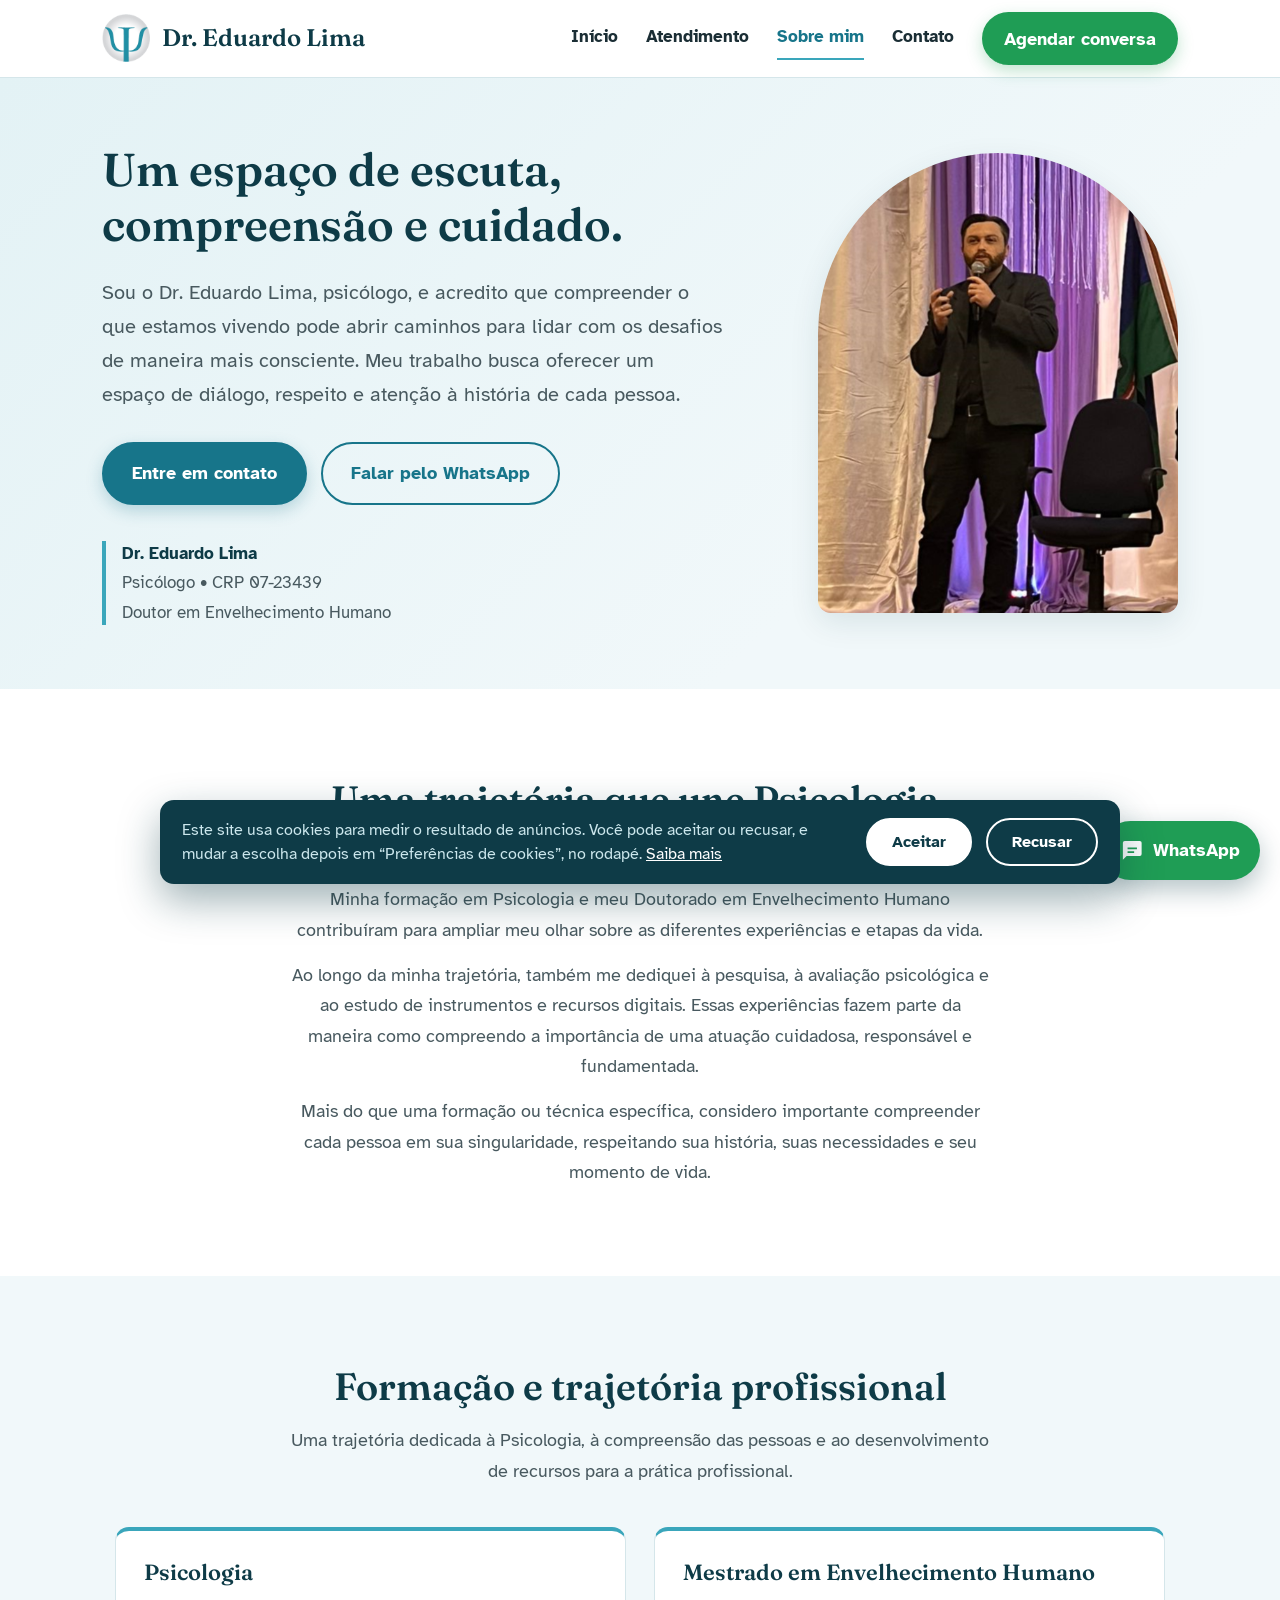
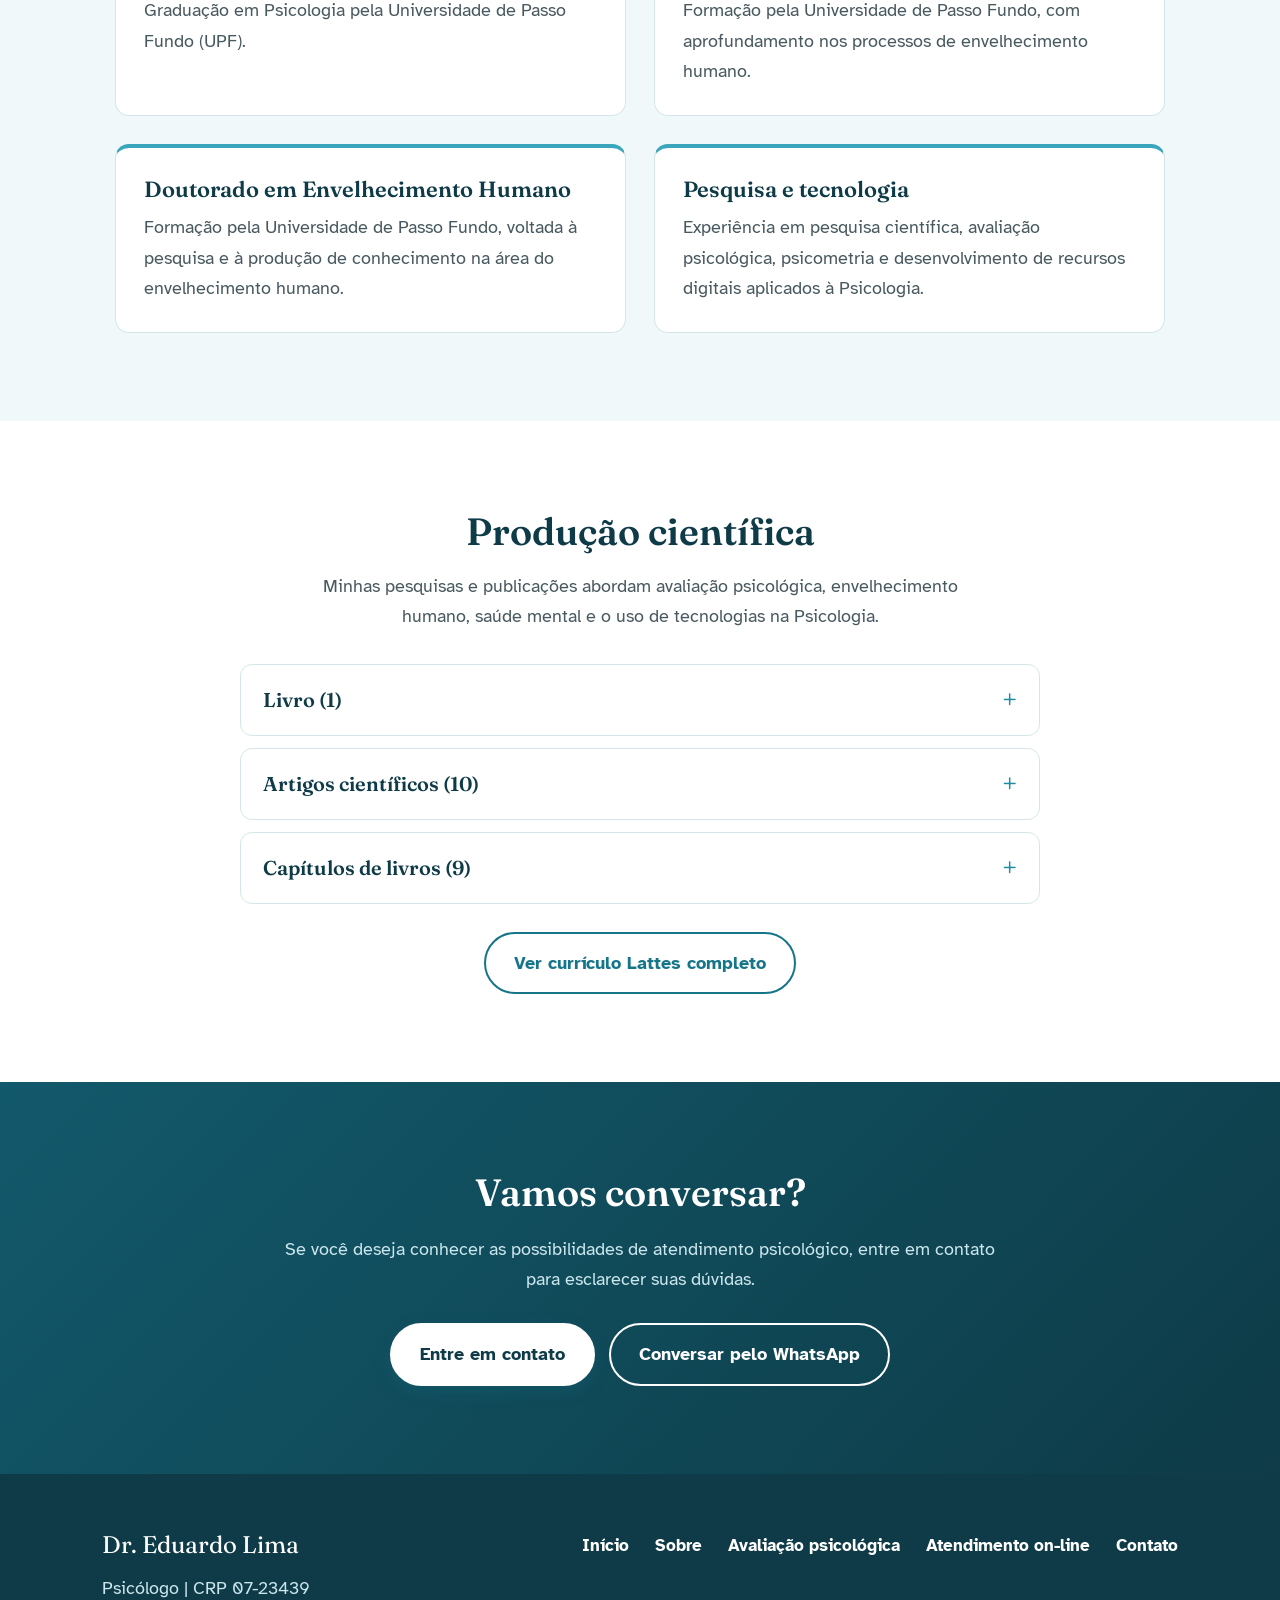
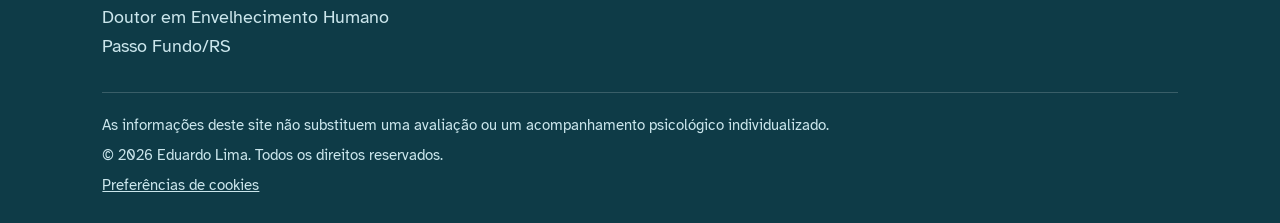
<file: pages/sobre.html>
<!DOCTYPE html>
<html lang="pt-BR">
<head>
    <meta charset="UTF-8">
    <meta name="viewport" content="width=device-width, initial-scale=1.0">

    <title>Sobre Dr. Eduardo Lima | Psicólogo em Passo Fundo/RS</title>
    <meta name="description" content="Conheça Eduardo Lima, psicólogo e doutor em Envelhecimento Humano, sua formação, experiência e atuação profissional.">
    <meta name="theme-color" content="#17758a">
    <link rel="canonical" href="https://psicologoeduardolima.com.br/pages/sobre.html">
    <meta property="og:type" content="website">
    <meta property="og:locale" content="pt_BR">
    <meta property="og:site_name" content="Dr. Eduardo Lima | Psicólogo">
    <meta property="og:title" content="Sobre Dr. Eduardo Lima | Psicólogo em Passo Fundo/RS">
    <meta property="og:description" content="Conheça Eduardo Lima, psicólogo e doutor em Envelhecimento Humano, sua formação, experiência e atuação profissional. Atendimento em Passo Fundo/RS e on-line.">
    <meta property="og:url" content="https://psicologoeduardolima.com.br/pages/sobre.html">
    <meta property="og:image" content="https://psicologoeduardolima.com.br/img/compartilhar.png">
    <meta property="og:image:width" content="1200">
    <meta property="og:image:height" content="630">
    <meta property="og:image:alt" content="Dr. Eduardo Lima, psicólogo em Passo Fundo/RS">
    <meta name="twitter:card" content="summary_large_image">
    <link rel="icon" type="image/png" href="../img/simbolo.png">

    <link rel="preconnect" href="https://fonts.googleapis.com">
    <link rel="preconnect" href="https://fonts.gstatic.com" crossorigin>
    <link href="https://fonts.googleapis.com/css2?family=Atkinson+Hyperlegible:wght@400;700&family=Fraunces:wght@500;600&display=swap" rel="stylesheet">
    <link rel="stylesheet" href="../css/style.css">
</head>

<body>
    <a href="#principal" class="pular-conteudo">Pular para o conteúdo</a>

    <header>
        <a href="../index.html" class="marca"><img src="../img/simbolo.png" alt="" class="marca-simbolo" width="48" height="48">Dr. Eduardo Lima</a>
        <nav aria-label="Navegação principal">
            <a href="../index.html">Início</a>
            <a href="../index.html#atendimento">Atendimento</a>
            <a href="sobre.html" aria-current="page">Sobre mim</a>
            <a href="contato.html">Contato</a>
            <a href="#" class="botao botao--zap" data-whatsapp>Agendar conversa</a>
        </nav>
    </header>

    <main id="principal">

        <section class="hero">
            <div class="hero-text">
                <h1>Um espaço de escuta, compreensão e cuidado.</h1>
                <p>
                    Sou o Dr. Eduardo Lima, psicólogo, e acredito que compreender
                    o que estamos vivendo pode abrir caminhos para lidar com
                    os desafios de maneira mais consciente. Meu trabalho busca
                    oferecer um espaço de diálogo, respeito e atenção à história
                    de cada pessoa.
                </p>
                <div class="botoes">
                    <a href="contato.html" class="botao">Entre em contato</a>
                    <a href="#" class="botao botao--secundario" data-whatsapp>Falar pelo WhatsApp</a>
                </div>

                <div class="credenciais">
                    <strong>Dr. Eduardo Lima</strong>
                    <span>Psicólogo • CRP 07-23439</span>
                    <span>Doutor em Envelhecimento Humano</span>
                </div>
            </div>

            <div class="hero-image">
                <img src="../img/eduardo2.png" alt="Eduardo Lima, psicólogo" width="360" height="460">
            </div>
        </section>

        <section class="escolha-publico" data-revelar>
            <div class="escolha-texto">
                <h2>Uma trajetória que une Psicologia, pesquisa e tecnologia.</h2>
                <p>
                    Minha formação em Psicologia e meu Doutorado em
                    Envelhecimento Humano contribuíram para ampliar
                    meu olhar sobre as diferentes experiências e etapas
                    da vida.
                </p>
                <p>
                    Ao longo da minha trajetória, também me dediquei
                    à pesquisa, à avaliação psicológica e ao estudo
                    de instrumentos e recursos digitais. Essas experiências
                    fazem parte da maneira como compreendo a importância
                    de uma atuação cuidadosa, responsável e fundamentada.
                </p>
                <p>
                    Mais do que uma formação ou técnica específica,
                    considero importante compreender cada pessoa em
                    sua singularidade, respeitando sua história,
                    suas necessidades e seu momento de vida.
                </p>
            </div>
        </section>

        <section class="servicos" id="formacao">
            <div class="titulo-secao" data-revelar>
                <h2>Formação e trajetória profissional</h2>
                <p>
                    Uma trajetória dedicada à Psicologia, à compreensão
                    das pessoas e ao desenvolvimento de recursos para
                    a prática profissional.
                </p>
            </div>

            <div class="grade-servicos" data-revelar>
                <article class="cartao-servico">
                    <h3>Psicologia</h3>
                    <p>Graduação em Psicologia pela Universidade de Passo Fundo (UPF).</p>
                </article>
                <article class="cartao-servico">
                    <h3>Mestrado em Envelhecimento Humano</h3>
                    <p>Formação pela Universidade de Passo Fundo, com aprofundamento nos processos de envelhecimento humano.</p>
                </article>
                <article class="cartao-servico">
                    <h3>Doutorado em Envelhecimento Humano</h3>
                    <p>Formação pela Universidade de Passo Fundo, voltada à pesquisa e à produção de conhecimento na área do envelhecimento humano.</p>
                </article>
                <article class="cartao-servico">
                    <h3>Pesquisa e tecnologia</h3>
                    <p>Experiência em pesquisa científica, avaliação psicológica, psicometria e desenvolvimento de recursos digitais aplicados à Psicologia.</p>
                </article>
            </div>
        </section>

        <section class="escolha-publico producao" id="producao" data-revelar>
            <div class="escolha-texto">
                <h2>Produção científica</h2>
                <p>
                    Minhas pesquisas e publicações abordam avaliação psicológica,
                    envelhecimento humano, saúde mental e o uso de tecnologias
                    na Psicologia.
                </p>
            </div>

            <div class="faq">
                <details>
                    <summary>Livro (1)</summary>
                    <ol class="referencias">
                        <li>RIBEIRO, R. K. S. M. et al. (Eduardo S. Lima entre os autores). <em>Os métodos projetivos na Resolução CFP nº 31/2022</em>. 1. ed. São Paulo: Hogrefe, 2025. 82 p.</li>
                    </ol>
                </details>
                <details>
                    <summary>Artigos científicos (10)</summary>
                    <ol class="referencias">
                        <li>LIMA, E. S.; SCORTEGAGNA, S. A.; MARCHI, A. C. B. Chatbot aplicado em crianças vítimas de violência sexual: estudo piloto. <em>Psicologia e Saúde em Debate</em>, v. 11, p. 238-257, 2025.</li>
                        <li>SCORTEGAGNA, S. A.; LIMA, E. S.; DULLIUS, W. R. Instrumentos empregados na avaliação psicológica de pessoas idosas: revisão sistemática. <em>Contribuciones a las Ciencias Sociales</em>, v. 17, p. e5549, 2024.</li>
                        <li>SANTOS, P. P.; LIMA, E. S.; SCORTEGAGNA, S. A. Desempenho cognitivo de pessoas idosas residentes em áreas rurais: revisão sistemática. <em>Contribuciones a las Ciencias Sociales</em>, v. 17, p. e6262, 2024.</li>
                        <li>LIMA, E. S.; SCORTEGAGNA, S. A.; MARCHI, A. C. B. Psico Bot: um robô na avaliação psicológica de crianças e adolescentes. <em>Ciencias Psicológicas</em>, v. 18, p. 1-11, 2024.</li>
                        <li>SCORTEGAGNA, S. A.; LIMA, E. S.; CARDOSO, L. M. Pirâmides Coloridas de Pfister: revisão sistemática de artigos (2009-2021). <em>Psicologia em Pesquisa (UFJF)</em>, v. 17, p. 1-26, 2023.</li>
                        <li>SCORTEGAGNA, S. A. et al. Saúde mental e avaliação psicológica durante a pandemia de COVID-19: revisão sistemática. <em>Psicologia: Teoria e Pesquisa</em>, v. 38, p. 1-12, 2022.</li>
                        <li>LIMA, E. S.; SCORTEGAGNA, S. A. Child sexual violence: interpersonal relationship and self-image evaluated by Zulliger R-Optimized application. <em>Psico-USF</em>, v. 27, p. 553-565, 2022.</li>
                        <li>LIMA, E. S.; SCORTEGAGNA, S. A. Abuso sexual infantil, câncer e outras doenças avaliados pelo Rorschach: revisão sistemática. <em>Psicologia: Ciência e Profissão</em>, v. 41, p. 1-15, 2021.</li>
                        <li>LIMA, E. S.; SCORTEGAGNA, S. A.; MARCHI, A. C. B. Zulliger R-Optimized application in children victims of sexual violence and cancer. <em>Paidéia</em>, v. 31, p. 1-10, 2021.</li>
                        <li>SCORTEGAGNA, S. A. et al. Mental health in health professionals facing Covid-19: a systematic review. <em>Revista de Psicologia: Teoria e Prática</em>, v. 23, p. 1-23, 2021.</li>
                    </ol>
                </details>
                <details>
                    <summary>Capítulos de livros (9)</summary>
                    <ol class="referencias">
                        <li>SCORTEGAGNA, S. A. et al. Perspectivas na avaliação psicológica com o uso de tecnologias de inteligência artificial no envelhecimento humano. In: TARDIVO, L. S. L. P. C.; RIBEIRO, R. K. S. M.; SCORTEGAGNA, S. A. (org.). <em>Métodos projetivos nos contextos de avaliação psicológica</em>. v. 1, 1. ed. São Paulo: Hogrefe, 2025. p. 9-29.</li>
                        <li>SCORTEGAGNA, S. A.; GRAZZIOTIN, J. B. D.; LIMA, E. S. Avaliação clínica de uma pessoa idosa por meio dos cartões do Zulliger. In: TARDIVO, L. S. L. P. C.; RIBEIRO, R. K. S. M.; SCORTEGAGNA, S. A. (org.). <em>Métodos projetivos nos contextos de avaliação psicológica</em>. v. 1, 1. ed. São Paulo: Hogrefe, 2025. p. 110-127.</li>
                        <li>LIMA, E. S.; SCORTEGAGNA, S. A. O uso de chatbots na avaliação psicológica de adolescentes: revisão sistemática. In: <em>30 anos da ASBRo: contribuições e desafios contemporâneos</em>. 1. ed. São Paulo: Associação Brasileira de Rorschach e Métodos Projetivos, 2024. p. 294-307.</li>
                        <li>LIMA, E. S.; SCORTEGAGNA, S. A. Assistência m-Health em saúde mental na pandemia Covid-19: modalidade grupal on-line. In: THAINES, A. H. et al. (org.). <em>II Congresso Internacional e IV Seminário Nacional de Desenvolvimento Regional (e-book)</em>. 1. ed. Taquara: FACCAT, 2023. p. 518-525.</li>
                        <li>PEDOT, R. A.; LIMA, E. S.; SCORTEGAGNA, S. A. Acolhimento psicológico de pessoas idosas e oferta de serviços de saúde mental on-line no âmbito da pandemia de Covid-19. In: SCORTEGAGNA, S. A.; SCORTEGAGNA, H. M.; FIOREZE, C. (org.). <em>Envelhecimento humano: saúde, inovação e desenvolvimento sustentável</em>. 9. ed. Passo Fundo: UPF Editora, 2022. p. 77-93.</li>
                        <li>SCORTEGAGNA, S. A.; LIMA, E. S. Uso das técnicas projetivas com pessoas idosas: revisão sistemática de artigos (2000-2021). In: RESENDE, A. C. et al. (org.). <em>Desafios contemporâneos dos métodos projetivos</em>. 1. ed. Ribeirão Preto: ASBRO, 2022. p. 113-127.</li>
                        <li>LIMA, E. S.; SCORTEGAGNA, S. A. Teoria do apego e os efeitos do abuso sexual infantil no adulto. In: PORTELLA, M. R.; MARCHI, A. C. B.; ANDRADE, L. M. (org.). <em>Envelhecimento humano: retratos do conhecimento</em>. 1. ed. Passo Fundo: UPF Editora, 2020. p. 270-282.</li>
                        <li>DALMOLIN, B. M. et al. O que dizem gestores e conselheiros de saúde sobre a atenção clínica aos usuários de crack nos hospitais gerais?. In: DALMOLIN, B.; DORING, M. (org.). <em>Crack e outras drogas: múltiplas facetas do cuidado em saúde mental</em>. 1. ed. Passo Fundo: UPF Editora, 2014. p. 110-131.</li>
                        <li>DALMOLIN, B. M. et al. Internação por uso de crack no cenário dos hospitais gerais. In: CETOLIN, S. F.; TRZCINSKI, C.; CARVALHO, C. (org.). <em>A onda das pedras: crack e outras drogas</em>. 1. ed. Porto Alegre: EDIPUCRS, 2013. p. 105-126.</li>
                    </ol>
                </details>
            </div>

            <p class="producao-lattes">
                <a href="http://lattes.cnpq.br/7653516675130041" class="botao botao--secundario" target="_blank" rel="noopener noreferrer">Ver currículo Lattes completo</a>
            </p>
        </section>

        <section class="convite-contato" data-revelar>
            <div class="conteudo-convite">
                <h2>Vamos conversar?</h2>
                <p>
                    Se você deseja conhecer as possibilidades de atendimento
                    psicológico, entre em contato para esclarecer suas dúvidas.
                </p>
                <div class="botoes">
                    <a href="contato.html" class="botao-contato">Entre em contato</a>
                    <a href="#" class="botao botao--secundario" data-whatsapp>Conversar pelo WhatsApp</a>
                </div>
            </div>
        </section>
    </main>

    <footer class="rodape">
        <div class="conteudo-rodape">
            <div class="identificacao-rodape">
                <p class="nome-rodape">Dr. Eduardo Lima</p>
                <p>Psicólogo | CRP 07-23439</p>
                <p>Doutor em Envelhecimento Humano</p>
                <p>Passo Fundo/RS</p>
            </div>
            <nav class="links-rodape" aria-label="Navegação do rodapé">
                <a href="../index.html">Início</a>
                <a href="sobre.html">Sobre</a>
                <a href="avaliacao.html">Avaliação psicológica</a>
                <a href="online.html">Atendimento on-line</a>
                <a href="contato.html">Contato</a>
            </nav>
        </div>
        <div class="direitos-rodape">
            <p>As informações deste site não substituem uma avaliação ou um acompanhamento psicológico individualizado.</p>
            <p>&copy; 2026 Eduardo Lima. Todos os direitos reservados.</p>
        </div>
    </footer>

<script src="../js/script.js"></script>
</body>
</html>
</file>
<file: css/style.css>
/* ===== Variáveis (para trocar a paleta, mexa só aqui) ===== */
:root {
    --azul-900: #0e3b47;
    --azul-800: #12596b;
    --azul-700: #17758a;
    --azul-600: #208fa4;
    --azul-500: #3aa6bb;
    --azul-200: #cbe6ec;
    --azul-100: #e3f2f5;
    --azul-50: #f1f8fa;
    --acento: #f0b95a;          /* toque quente, usado só no WhatsApp/destaques */
    --verde-zap: #1f9d55;
    --texto: #1b2e35;
    --texto-suave: #48595f;
    --branco: #ffffff;
    --borda: #d5e6ea;
    --raio: 14px;
    --sombra: 0 10px 30px rgba(14, 59, 71, .10);
    --fonte-titulo: "Fraunces", Georgia, "Times New Roman", serif;
    --fonte-texto: "Atkinson Hyperlegible", "Segoe UI", Arial, sans-serif;
    --altura-header: 76px;
}

/* ===== Base ===== */
* { margin: 0; padding: 0; box-sizing: border-box; }
html { scroll-behavior: smooth; scroll-padding-top: calc(var(--altura-header) + 12px); }
body {
    font-family: var(--fonte-texto);
    font-size: 18px;
    line-height: 1.7;
    color: var(--texto);
    background: var(--azul-50);
}
img { max-width: 100%; }
h1, h2, h3 { font-family: var(--fonte-titulo); color: var(--azul-900); line-height: 1.2; font-weight: 600; }
a { color: var(--azul-700); }
:focus-visible { outline: 3px solid var(--azul-500); outline-offset: 3px; border-radius: 4px; }

.pular-conteudo {
    position: absolute; left: 12px; top: -60px; z-index: 100;
    background: var(--azul-900); color: #fff; padding: 10px 16px; border-radius: 8px;
}
.pular-conteudo:focus { top: 12px; }

/* ===== Cabeçalho fixo ===== */
header {
    position: sticky; top: 0; z-index: 50;
    display: flex; justify-content: space-between; align-items: center;
    min-height: var(--altura-header);
    padding: 12px 8%;
    background: rgba(255, 255, 255, .94);
    backdrop-filter: blur(8px);
    border-bottom: 1px solid var(--borda);
    transition: box-shadow .25s;
}
header.rolou { box-shadow: 0 6px 24px rgba(14, 59, 71, .12); }
header h1, .marca {
    font-family: var(--fonte-titulo);
    font-size: 24px; font-weight: 600; color: var(--azul-900);
    text-decoration: none;
}
nav { display: flex; align-items: center; gap: 28px; }
nav a {
    color: var(--texto); text-decoration: none; font-weight: 600; font-size: 17px;
    padding: 6px 0; border-bottom: 2px solid transparent; transition: color .2s, border-color .2s;
}
nav a:hover, nav a[aria-current="page"] { color: var(--azul-700); border-bottom-color: var(--azul-500); }
header nav a.botao { color: #fff; border-bottom: 0; padding: 10px 20px; }
.menu-toggle {
    display: none; background: none; border: 2px solid var(--azul-700); color: var(--azul-700);
    border-radius: 10px; padding: 8px 14px; font: inherit; font-weight: 700; cursor: pointer;
}

/* ===== Botões ===== */
.botao, .botao-contato {
    display: inline-flex; align-items: center; justify-content: center; gap: 10px;
    padding: 14px 28px; border: 2px solid var(--azul-700); border-radius: 999px;
    background: var(--azul-700); color: #fff;
    font: inherit; font-weight: 700; text-decoration: none; cursor: pointer;
    box-shadow: 0 6px 16px rgba(23, 117, 138, .25);
    transition: transform .2s, box-shadow .2s, background .2s;
}
.botao:hover, .botao-contato:hover {
    background: var(--azul-800); border-color: var(--azul-800);
    transform: translateY(-2px); box-shadow: 0 10px 22px rgba(23, 117, 138, .32);
}
.botao:active, .botao-contato:active { transform: translateY(0); box-shadow: 0 3px 8px rgba(23, 117, 138, .3); }
.botao--secundario { background: transparent; color: var(--azul-700); box-shadow: none; }
.botao--secundario:hover { background: var(--azul-100); color: var(--azul-800); box-shadow: none; }
.botao--zap { background: var(--verde-zap); border-color: var(--verde-zap); box-shadow: 0 6px 16px rgba(31, 157, 85, .28); }
.botao--zap:hover { background: #17874a; border-color: #17874a; }
.botoes { display: flex; flex-wrap: wrap; gap: 14px; }
.icone { width: 1.25em; height: 1.25em; flex: none; fill: currentColor; }

/* ===== Hero ===== */
.hero {
    display: flex; align-items: center; justify-content: space-between; gap: 64px;
    min-height: 600px; padding: 64px 8%;
    background: linear-gradient(135deg, var(--azul-100) 0%, var(--azul-50) 70%);
}
.hero-text { flex: 1; max-width: 620px; }
.hero h1, .hero h2 { font-size: clamp(34px, 3.6vw, 54px); margin-bottom: 24px; }
.hero p { font-size: 20px; margin-bottom: 30px; color: var(--texto-suave); }
.hero-image { flex: 0 0 360px; }
.hero-image img {
    display: block; width: 360px; height: 460px; object-fit: cover; border-radius: 200px 200px var(--raio) var(--raio);
    box-shadow: var(--sombra);
    transform: translateY(var(--py, 0px));
    will-change: transform;
}
.credenciais { display: flex; flex-direction: column; gap: 4px; margin-top: 36px; padding-left: 16px; border-left: 4px solid var(--azul-500); color: var(--texto-suave); font-size: 17px; line-height: 1.5; }
.credenciais strong { color: var(--azul-900); }

/* ===== Seções ===== */
.escolha-publico, .servicos, .modalidades, .publicos-especificos, .sobre-resumo { padding: 88px 8%; }
.escolha-publico { background: var(--branco); text-align: center; }
.servicos, .modalidades { background: var(--azul-50); }
.publicos-especificos { background: var(--azul-100); }
.escolha-texto, .servicos-intro, .modalidades-intro, .titulo-secao { max-width: 700px; margin: 0 auto 40px; text-align: center; }
.escolha-texto h2, .servicos-intro h2, .modalidades-intro h2, .titulo-secao h2 { font-size: clamp(28px, 3vw, 38px); margin-bottom: 16px; }
.escolha-texto p, .servicos-intro p, .modalidades-intro p, .titulo-secao p { color: var(--texto-suave); }
.escolha-texto p + p { margin-top: 14px; }
.escolha-publico:not(:has(.opcoes-publico)) .escolha-texto { margin-bottom: 0; }

/* FAQ e textos longos (substitui regras por #id) */
#faq-avaliacao .escolha-texto { max-width: 800px; text-align: left; }
#faq-avaliacao h2 { text-align: center; margin-bottom: 28px; }
#faq-avaliacao h3 { font-size: 21px; margin: 28px 0 8px; }

/* ===== Escolha "Para mim / Para outra pessoa" ===== */
.opcoes-publico { display: flex; justify-content: center; gap: 24px; max-width: 800px; margin: 0 auto; }
.cartao-publico {
    flex: 1; display: flex; flex-direction: column; align-items: center; gap: 10px;
    padding: 32px 24px; border: 2px solid var(--borda); border-radius: var(--raio);
    background: var(--azul-50); color: var(--texto); font: inherit; cursor: pointer;
    transition: border-color .2s, transform .2s, background .2s, box-shadow .2s;
}
.cartao-publico:hover { border-color: var(--azul-500); transform: translateY(-3px); }
.cartao-publico.selecionado { border-color: var(--azul-700); background: var(--azul-100); box-shadow: var(--sombra); transform: translateY(-3px); }
.icone-publico {
    display: inline-flex; width: 24px; height: 24px; border: 2px solid var(--azul-700); border-radius: 50%; font-size: 0; flex: none;
}
.cartao-publico.selecionado .icone-publico { background: radial-gradient(circle, var(--azul-700) 0 5px, transparent 5.5px); }
.titulo-cartao { font-family: var(--fonte-titulo); font-size: 22px; font-weight: 600; color: var(--azul-900); }
.descricao-cartao { color: var(--texto-suave); font-size: 17px; }

.mensagem-publico {
    max-width: 760px; margin: 32px auto 0; padding: 32px; text-align: center;
    background: var(--azul-900); color: #fff; border-radius: var(--raio); box-shadow: var(--sombra);
    animation: entrada-mensagem .45s ease-out;
}
.mensagem-publico[hidden] { display: none; }
.mensagem-publico h3 { color: #fff; font-size: 26px; margin-bottom: 12px; }
.mensagem-publico p { max-width: 600px; margin: 0 auto 24px; color: var(--azul-200); }
.mensagem-publico .botoes { justify-content: center; }
.mensagem-publico .botao { background: #fff; color: var(--azul-900); border-color: #fff; }
.mensagem-publico .botao--secundario { background: transparent; color: #fff; border-color: #fff; }
@keyframes entrada-mensagem { from { opacity: 0; transform: translateY(14px); } to { opacity: 1; transform: none; } }

/* ===== Cartões de serviço / temas ===== */
.grade-servicos { display: grid; grid-template-columns: repeat(2, minmax(0, 1fr)); gap: 28px; max-width: 1050px; margin: 0 auto; }
.cartao-servico {
    display: flex; flex-direction: column; overflow: hidden;
    background: var(--branco); border: 1px solid var(--borda); border-radius: var(--raio);
    color: var(--texto); text-decoration: none;
    transition: transform .25s, box-shadow .25s;
}
article.cartao-servico:not(:has(.conteudo-servico)) { padding: 28px; border-top: 4px solid var(--azul-500); }
article.cartao-servico h3 { font-size: 22px; margin-bottom: 10px; }
article.cartao-servico p { color: var(--texto-suave); }
a.cartao-servico:hover { transform: translateY(-5px); box-shadow: var(--sombra); }
.imagem-servico { height: 190px; background: var(--azul-200) center / cover no-repeat; }
.imagem-adolescentes { background-image: url("../img/atendimento-adolescentes.jpg"); background-position: center 35%; }
.imagem-adultos { background-image: url("../img/atendimento-adultos.jpg"); background-position: center 35%; }
.imagem-60mais { background-image: url("../img/atendimento-60mais.jpg"); background-position: center 30%; }
.imagem-avaliacao { background-image: url("../img/atendimento-avaliacao.jpg"); }
.imagem-homens { background-image: url("../img/atendimento-homens.jpg"); background-position: center 15%; }
.imagem-mulheres { background-image: url("../img/atendimento-mulheres.jpg"); background-position: center 15%; }
.conteudo-servico { display: flex; flex-direction: column; flex: 1; padding: 26px; }
.conteudo-servico h3 { font-size: 24px; margin-bottom: 10px; }
.conteudo-servico p { color: var(--texto-suave); margin-bottom: 18px; }
.conteudo-servico > span { margin-top: auto; font-weight: 700; color: var(--azul-700); }
.conteudo-servico .botao { align-self: flex-start; margin-top: auto; background: transparent; color: var(--azul-700); box-shadow: none; }
.conteudo-servico .botao:hover { background: var(--azul-100); }

/* ===== Sobre ===== */
.sobre-resumo { display: flex; align-items: center; justify-content: space-between; gap: 64px; background: var(--branco); }
.sobre-conteudo { flex: 1; max-width: 640px; }
.sobre-etiqueta { font-size: 15px; font-weight: 700; color: var(--azul-700); margin-bottom: 10px; }
.sobre-conteudo h2 { font-size: clamp(28px, 3vw, 38px); margin-bottom: 22px; }
.sobre-conteudo > p:not(.sobre-etiqueta) { color: var(--texto-suave); margin-bottom: 16px; }
.sobre-conteudo .sobre-credencial { color: var(--azul-900); font-weight: 700; margin-top: 22px; }
.botao-sobre { margin-top: 10px; }
.sobre-foto { flex: 0 0 320px; }
.sobre-foto img { display: block; width: 100%; height: 400px; object-fit: cover; border-radius: var(--raio); box-shadow: var(--sombra); }

/* ===== Modalidades ===== */
.grade-modalidades { display: grid; grid-template-columns: repeat(3, minmax(0, 1fr)); gap: 24px; max-width: 1100px; margin: 0 auto; }
.cartao-modalidade { padding: 32px; background: var(--branco); border: 1px solid var(--borda); border-radius: var(--raio); }
.icone-modalidade { display: grid; place-items: center; width: 56px; height: 56px; margin-bottom: 18px; border-radius: 16px; background: var(--azul-100); color: var(--azul-700); }
.icone-modalidade .icone { width: 30px; height: 30px; }
.cartao-modalidade h3 { font-size: 22px; margin-bottom: 10px; }
.cartao-modalidade p { color: var(--texto-suave); font-size: 17px; }

/* ===== Convite final ===== */
.convite-contato { padding: 88px 8%; text-align: center; background: linear-gradient(135deg, var(--azul-800), var(--azul-900)); }
.conteudo-convite { max-width: 720px; margin: 0 auto; }
.conteudo-convite h2 { color: #fff; font-size: clamp(28px, 3vw, 38px); margin-bottom: 18px; }
.conteudo-convite p { color: var(--azul-200); margin-bottom: 28px; }
.convite-contato .botao, .convite-contato .botao-contato { background: #fff; color: var(--azul-900); border-color: #fff; }
.convite-contato .botao:hover, .convite-contato .botao-contato:hover { background: var(--azul-100); border-color: var(--azul-100); }
.convite-contato .botao--secundario { background: transparent; color: #fff; }
.convite-contato .botao--secundario:hover { background: rgba(255, 255, 255, .12); }
.convite-contato .botoes { justify-content: center; }

/* ===== Formulário ===== */
#formulario-contato form { max-width: 650px; margin: 0 auto; display: flex; flex-direction: column; gap: 20px; }
.campo-formulario { display: flex; flex-direction: column; gap: 8px; }
#formulario-contato label { font-weight: 700; }
#formulario-contato input, #formulario-contato textarea {
    width: 100%; padding: 14px 16px; font: inherit; color: var(--texto);
    background: #fff; border: 2px solid var(--borda); border-radius: 10px;
}
#formulario-contato textarea { resize: vertical; min-height: 130px; }
#formulario-contato input:focus, #formulario-contato textarea:focus { outline: none; border-color: var(--azul-500); box-shadow: 0 0 0 4px var(--azul-200); }
#formulario-contato .aviso-privacidade { color: var(--texto-suave); font-size: 16px; }
#formulario-contato button { align-self: flex-start; }

/* ===== Rodapé ===== */
.rodape { padding: 52px 8% 26px; background: var(--azul-900); color: #e8f0f9; }
.conteudo-rodape { display: flex; justify-content: space-between; align-items: flex-start; gap: 36px; max-width: 1200px; margin: 0 auto; }
.identificacao-rodape h2, .identificacao-rodape .nome-rodape { color: #fff; font-family: var(--fonte-titulo); font-size: 24px; margin-bottom: 10px; }
.identificacao-rodape p { color: var(--azul-200); line-height: 1.6; }
.links-rodape { display: flex; flex-wrap: wrap; gap: 14px 26px; }
.links-rodape a { color: #fff; text-decoration: none; border-bottom: 0; }
.links-rodape a:hover { text-decoration: underline; }
.direitos-rodape { max-width: 1200px; margin: 32px auto 0; padding-top: 20px; border-top: 1px solid rgba(255, 255, 255, .18); color: var(--azul-200); font-size: 15px; line-height: 1.6; }
.direitos-rodape p + p { margin-top: 6px; }

/* ===== WhatsApp flutuante (criado pelo script.js) ===== */
.zap-flutuante {
    position: fixed; right: 20px; bottom: 20px; z-index: 60;
    display: inline-flex; align-items: center; gap: 10px; padding: 14px 20px;
    background: var(--verde-zap); color: #fff; border-radius: 999px; text-decoration: none; font-weight: 700;
    box-shadow: 0 10px 26px rgba(14, 59, 71, .3); transition: transform .2s, background .2s;
}
.zap-flutuante:hover { background: #17874a; transform: translateY(-3px); }

/* ===== Movimento ao rolar (só com JS ativo) ===== */
.js-ativo [data-revelar] { opacity: 0; transform: translateY(28px); transition: opacity .7s ease, transform .7s ease; }
.js-ativo [data-revelar].visivel { opacity: 1; transform: none; }

/* ===== Telas menores ===== */
@media (max-width: 900px) {
    .grade-modalidades { grid-template-columns: 1fr; max-width: 560px; }
}
@media (max-width: 768px) {
    header { padding: 10px 6%; flex-wrap: wrap; }
    .menu-toggle { display: inline-block; }
    nav { display: none; width: 100%; flex-direction: column; align-items: stretch; gap: 0; padding: 8px 0 12px; }
    nav.aberto { display: flex; }
    nav a { padding: 14px 4px; border-bottom: 1px solid var(--borda); }
    header nav a.botao { margin-top: 12px; text-align: center; }
    .hero, .sobre-resumo { flex-direction: column; align-items: stretch; padding: 44px 6%; gap: 32px; min-height: 0; }
    .hero-image { flex: auto; align-self: center; }
    .hero-image img { width: min(320px, 100%); height: 380px; }
    .sobre-foto { flex: auto; width: 100%; max-width: 320px; margin: 0 auto; }
    .sobre-foto img { height: 360px; }
    .sobre-resumo { flex-direction: column-reverse; }
    .escolha-publico, .servicos, .modalidades, .publicos-especificos, .convite-contato { padding: 56px 6%; }
    .opcoes-publico { flex-direction: column; gap: 16px; }
    .grade-servicos { grid-template-columns: 1fr; gap: 20px; }
    .conteudo-rodape { flex-direction: column; gap: 28px; }
    .links-rodape { flex-direction: column; gap: 14px; }
    #formulario-contato button { width: 100%; }
    .zap-flutuante span { display: none; }
    .zap-flutuante { padding: 16px; }
}

/* ===== Respeita quem prefere menos movimento ===== */
@media (prefers-reduced-motion: reduce) {
    html { scroll-behavior: auto; }
    *, *::before, *::after { animation: none !important; transition: none !important; }
    .js-ativo [data-revelar] { opacity: 1; transform: none; }
    .hero-image img { transform: none !important; }
}

/* ===== Avaliação: ilustração, etapas e perguntas frequentes ===== */

.etapas { list-style: none; counter-reset: etapa; display: grid; grid-template-columns: repeat(3, minmax(0, 1fr)); gap: 24px; max-width: 1050px; margin: 0 auto; }
.etapas li { counter-increment: etapa; position: relative; padding: 28px; background: var(--branco); border: 1px solid var(--borda); border-radius: var(--raio); text-align: left; }
.etapas li::before {
    content: counter(etapa); display: grid; place-items: center; width: 40px; height: 40px; margin-bottom: 14px;
    border-radius: 50%; background: var(--azul-700); color: #fff; font-weight: 700;
}
.etapas h3 { font-size: 21px; margin-bottom: 8px; }
.etapas p { color: var(--texto-suave); font-size: 17px; }
.etapas-nota { max-width: 760px; margin: 28px auto 0; text-align: center; color: var(--texto-suave); }

.faq { max-width: 800px; margin: 0 auto; }
.faq details { background: var(--branco); border: 1px solid var(--borda); border-radius: 12px; margin-bottom: 12px; }
.faq summary { cursor: pointer; list-style: none; padding: 18px 56px 18px 22px; font-family: var(--fonte-titulo); font-size: 20px; font-weight: 600; color: var(--azul-900); position: relative; }
.faq summary::-webkit-details-marker { display: none; }
.faq summary::after { content: "+"; position: absolute; right: 22px; top: 50%; transform: translateY(-50%); font-size: 28px; color: var(--azul-600); transition: transform .2s; }
.faq details[open] summary::after { transform: translateY(-50%) rotate(45deg); }
.faq details[open] { border-color: var(--azul-500); }
.faq details p { padding: 0 22px 20px; color: var(--texto-suave); }

@media (max-width: 900px) { .etapas { grid-template-columns: 1fr; max-width: 560px; } }

/* ===== Símbolo ao lado do nome ===== */
header h1, .marca { display: inline-flex; align-items: center; gap: 12px; }
.marca-simbolo { width: 48px; height: 48px; flex: none; display: block; }
@media (max-width: 768px) { .marca-simbolo { width: 40px; height: 40px; } header h1, .marca { font-size: 21px; } }

/* ===== Produção científica ===== */
.escolha-publico.producao .escolha-texto { margin-bottom: 32px; }
.faq details .referencias { padding: 0 22px 20px 46px; text-align: left; color: var(--texto-suave); font-size: 17px; line-height: 1.6; }
.faq details .referencias li { margin-bottom: 14px; padding-left: 4px; }
.producao-lattes { margin-top: 28px; text-align: center; }

/* ===== Quadros por tema (balão) ===== */
.cartao-tema { position: relative; transition: transform .25s, box-shadow .25s; }
.cartao-tema:hover { transform: translateY(-4px); box-shadow: var(--sombra); }
.tema-abrir {
    align-self: flex-start; margin-top: 14px; padding: 0; background: none; border: 0;
    font: inherit; font-weight: 700; color: var(--azul-700); cursor: pointer;
}
.tema-abrir::after { content: " →"; }
.tema-abrir::before { content: ""; position: absolute; inset: 0; border-radius: var(--raio); }
.tema-abrir:focus-visible { outline: none; }
.tema-abrir:focus-visible::before { outline: 3px solid var(--azul-500); outline-offset: 3px; }

.tema-dialogo {
    width: min(640px, 92vw); max-height: 88vh; margin: auto; padding: 36px 32px 30px;
    border: 0; border-radius: var(--raio); background: var(--branco); color: var(--texto);
    box-shadow: 0 24px 60px rgba(14, 59, 71, .35); text-align: left;
}
.tema-dialogo::backdrop { background: rgba(14, 59, 71, .6); }
.tema-dialogo h2 { font-size: 26px; margin: 0 40px 16px 0; }
.tema-corpo p { margin-bottom: 14px; color: var(--texto-suave); }
.tema-dialogo .botoes { margin-top: 22px; }
.tema-fechar {
    position: absolute; top: 12px; right: 14px; width: 44px; height: 44px;
    border: 0; border-radius: 50%; background: var(--azul-100); color: var(--azul-800);
    font-size: 28px; line-height: 1; cursor: pointer;
}
.tema-fechar:hover { background: var(--azul-200); }
body:has(dialog[open]) { overflow: hidden; }
.tema-dialogo[open] { animation: entrada-mensagem .3s ease-out; }

/* ===== Perguntas frequentes na home ===== */
.faq { text-align: left; }
.escolha-publico#perguntas .escolha-texto { margin-bottom: 32px; }

/* ===== Link que abre o balão de privacidade ===== */
#formulario-contato .link-privacidade {
    align-self: flex-start; width: auto; padding: 0; background: none; border: 0;
    font: inherit; font-size: 16px; color: var(--azul-700); text-decoration: underline; cursor: pointer;
}
#formulario-contato .link-privacidade:hover { color: var(--azul-900); }
.tema-corpo strong { color: var(--azul-900); }

/* ===== Topo sem imagem (página de atendimento on-line) ===== */
.hero--sem-imagem { justify-content: center; min-height: 0; padding: 80px 8%; text-align: center; }
.hero--sem-imagem .hero-text { max-width: 760px; }
.hero--sem-imagem .botoes { justify-content: center; }

/* ===== Aviso de cookies ===== */
.aviso-cookies {
    position: fixed; left: 16px; right: 16px; bottom: 16px; z-index: 80;
    max-width: 960px; margin: 0 auto; padding: 18px 22px;
    display: flex; flex-wrap: wrap; align-items: center; gap: 14px 22px;
    background: var(--azul-900); color: #fff; border-radius: var(--raio);
    box-shadow: 0 16px 40px rgba(14, 59, 71, .4); font-size: 16px; line-height: 1.5;
}
.aviso-cookies p { flex: 1 1 360px; color: var(--azul-200); }
.aviso-cookies a { color: #fff; }
.aviso-cookies .botoes { flex: none; }
.aviso-cookies .botao { padding: 10px 24px; background: #fff; color: var(--azul-900); border-color: #fff; box-shadow: none; }
.aviso-cookies .botao--secundario { background: transparent; color: #fff; }
.link-cookies { background: none; border: 0; padding: 0; font: inherit; color: var(--azul-200); text-decoration: underline; cursor: pointer; }
.link-cookies:hover { color: #fff; }
</file>
